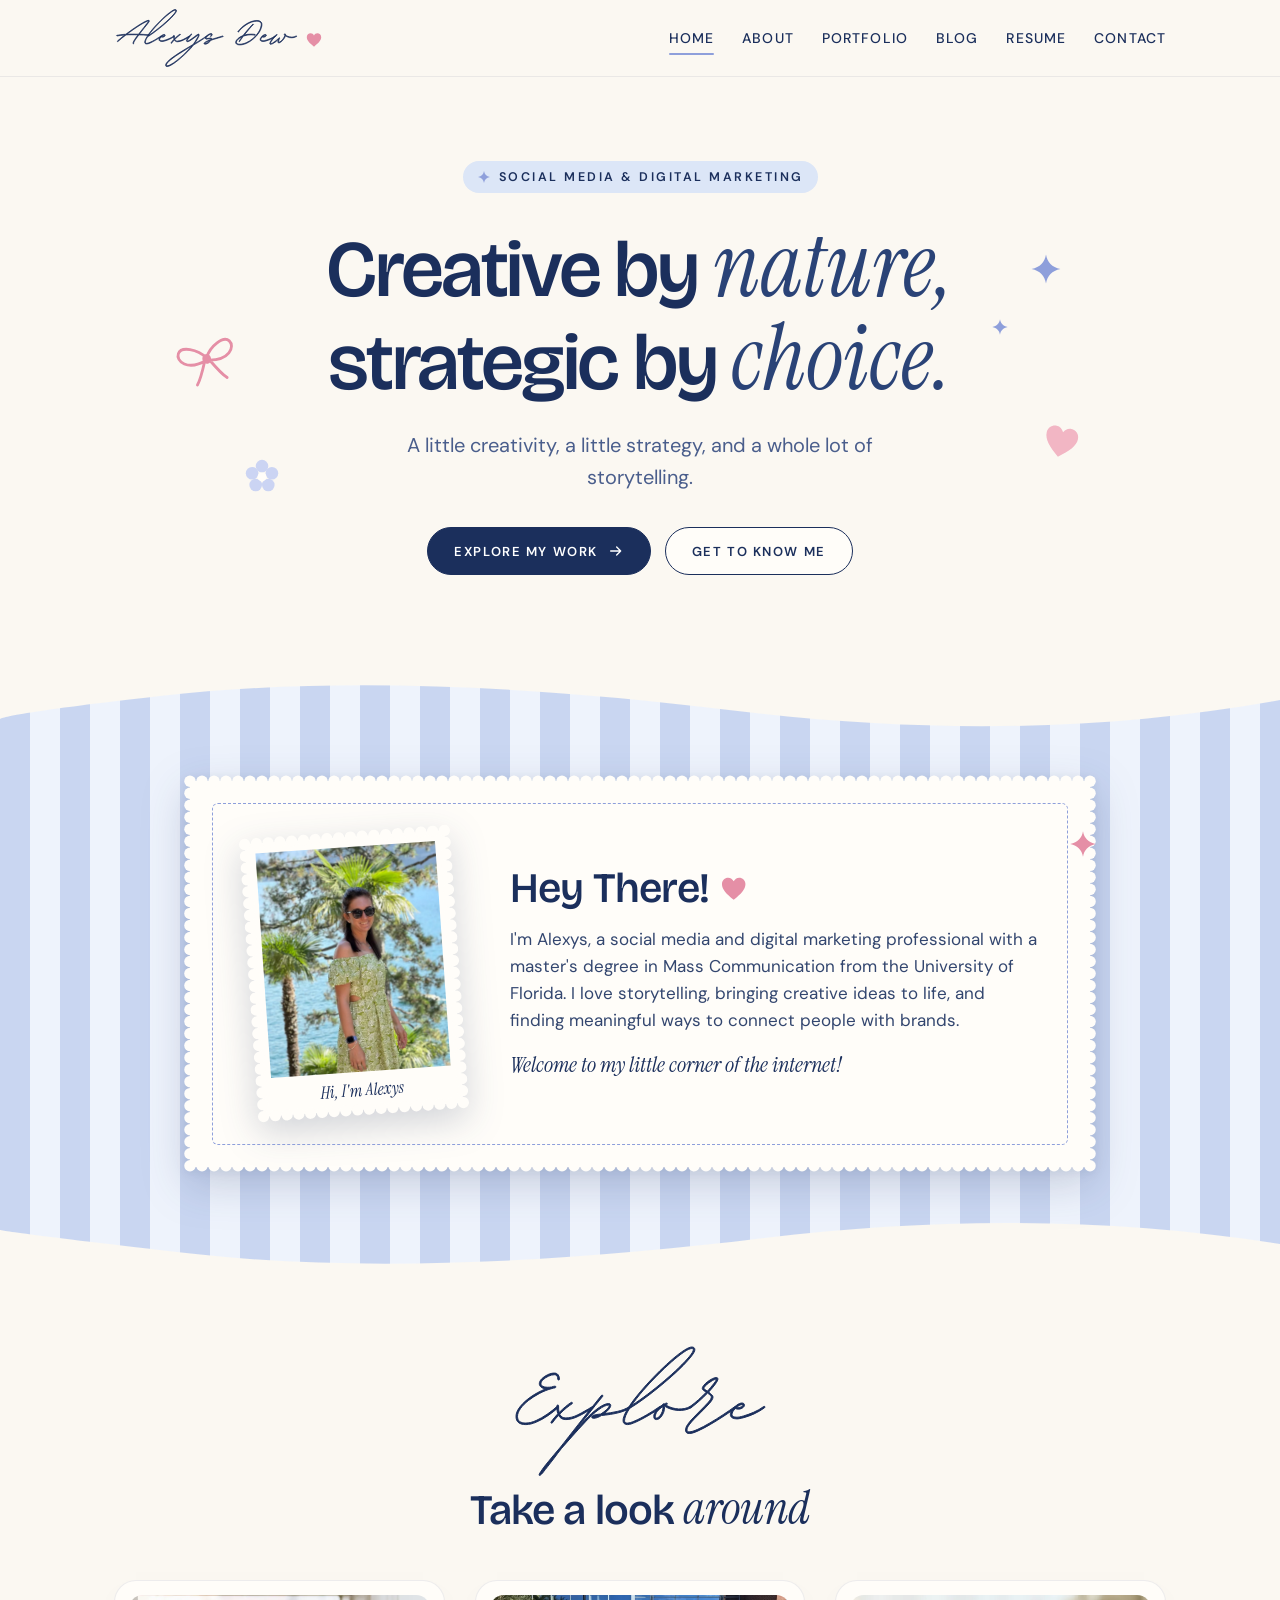
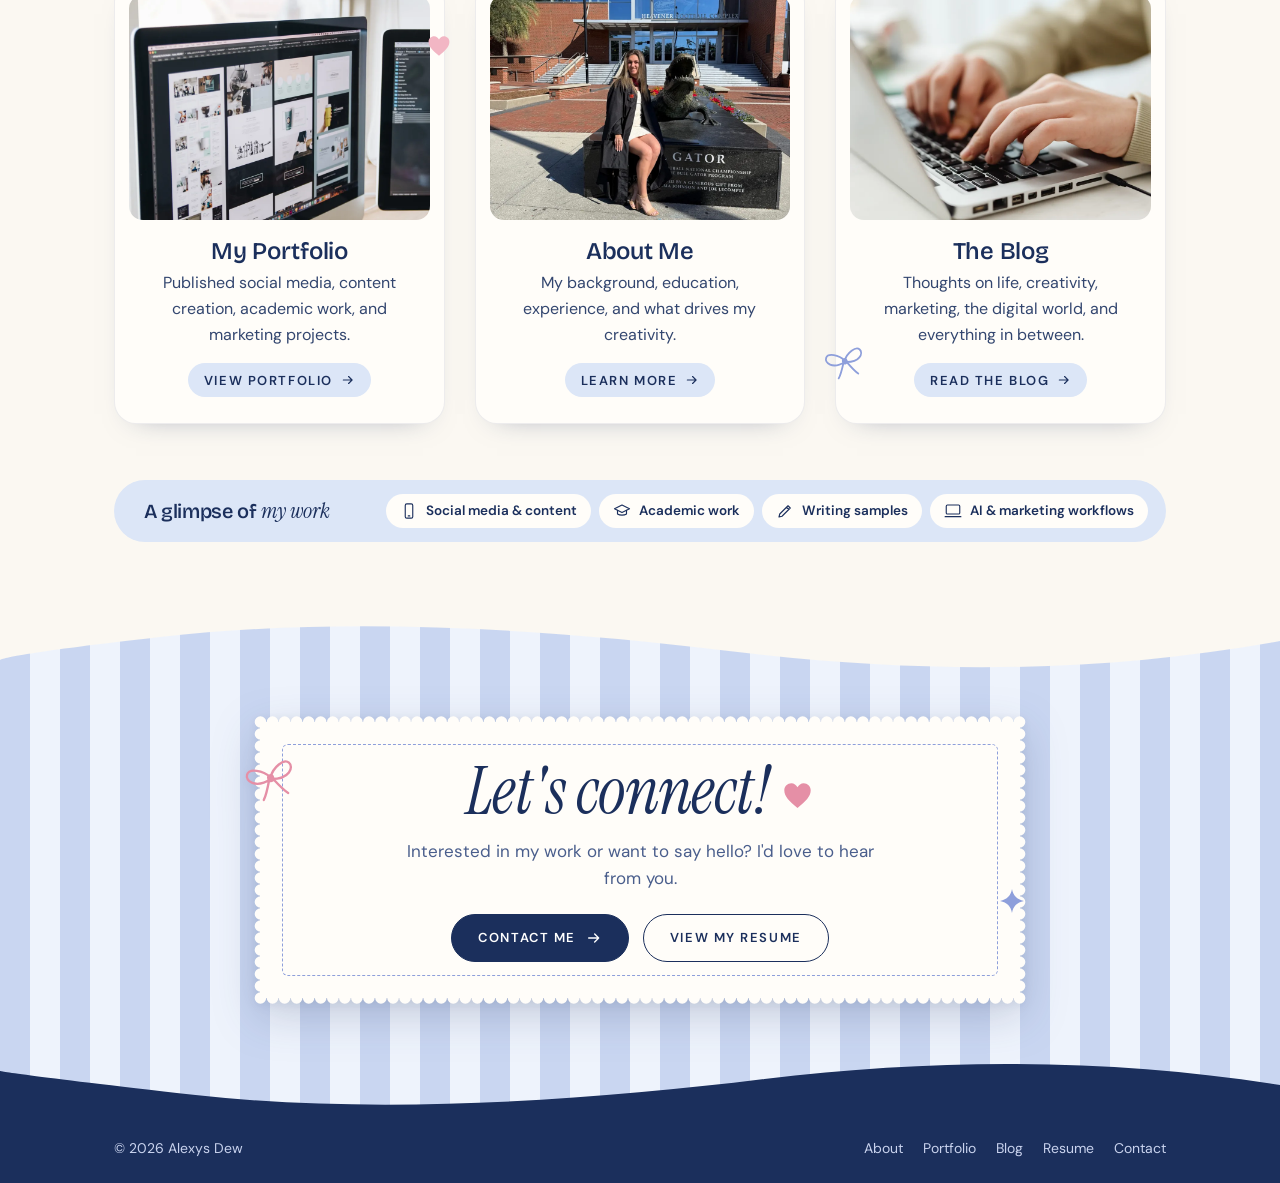
<file: index.html>
<!DOCTYPE html>
<html lang="en">
<head>
<meta charset="utf-8">
<meta name="viewport" content="width=device-width, initial-scale=1">
<title>Alexys Dew | Social Media & Digital Marketing</title>
<meta name="description" content="Alexys Dew is a South Florida social media and digital marketing professional. See her portfolio, resume, and writing.">
<link rel="canonical" href="https://alexysdew.com/">
<link rel="icon" href="images/favicon.svg?v=2" type="image/svg+xml">
<link rel="icon" href="favicon.png?v=2" type="image/png" sizes="48x48">
<link rel="apple-touch-icon" href="images/apple-touch-icon.png?v=2">
<meta property="og:type" content="website">
<meta property="og:title" content="Alexys Dew | Social Media & Digital Marketing">
<meta property="og:description" content="Alexys Dew is a South Florida social media and digital marketing professional. See her portfolio, resume, and writing.">
<meta property="og:url" content="https://alexysdew.com/">
<meta property="og:image" content="https://alexysdew.com/images/og-image.jpg">
<meta name="twitter:card" content="summary_large_image">
<link rel="preconnect" href="https://fonts.googleapis.com">
<link rel="preconnect" href="https://fonts.gstatic.com" crossorigin>
<link href="https://fonts.googleapis.com/css2?family=Bricolage+Grotesque:opsz,wght@12..96,400..600&family=DM+Sans:opsz,wght@9..40,400..600&family=Instrument+Serif:ital@0;1&family=Mrs+Saint+Delafield&display=swap" rel="stylesheet">
<link rel="stylesheet" href="css/site.css?v=12">
<script type="application/ld+json">{"@context": "https://schema.org", "@type": "Person", "name": "Alexys Dew", "url": "https://alexysdew.com/", "jobTitle": "Social Media and Digital Marketing Professional", "email": "mailto:alexys@alexysdew.com", "image": "https://alexysdew.com/images/portrait.webp", "homeLocation": {"@type": "Place", "name": "South Florida"}, "alumniOf": {"@type": "CollegeOrUniversity", "name": "University of Florida"}, "knowsAbout": ["Social media management", "Content creation", "Copywriting", "Photography", "Short-form video", "AI-assisted marketing workflows"], "sameAs": ["https://www.linkedin.com/in/alexys-dew-639412299/", "https://medium.com/@alexys.dew"]}</script>
</head>
<body>
<a class="skip" href="#main">Skip to content</a>

<svg width="0" height="0" style="position:absolute" aria-hidden="true">
  <symbol id="arrow" viewBox="0 0 24 24"><path d="M4 12h15M13 6l6 6-6 6" fill="none" stroke="currentColor" stroke-width="2" stroke-linecap="round" stroke-linejoin="round"/></symbol>
  <symbol id="heart" viewBox="0 0 40 40"><path d="M20 35C10 27 4 21 4 13.5 4 8.5 8 5 12.5 5c3.4 0 5.9 2 7.5 5 1.6-3 4.1-5 7.5-5C32 5 36 8.5 36 13.5 36 21 30 27 20 35z" fill="none" stroke="currentColor" stroke-width="2.2" stroke-linecap="round" stroke-linejoin="round"/></symbol>
  <symbol id="heart-f" viewBox="0 0 40 40"><path d="M20 35C10 27 4 21 4 13.5 4 8.5 8 5 12.5 5c3.4 0 5.9 2 7.5 5 1.6-3 4.1-5 7.5-5C32 5 36 8.5 36 13.5 36 21 30 27 20 35z" fill="currentColor"/></symbol>
  <symbol id="bow" viewBox="0 0 64 48"><path d="M32 22c-6-10-20-16-24-10s4 18 24 12M32 22c6-10 20-16 24-10s-4 18-24 12M30 24c-4 8-8 16-12 20M34 24c4 8 8 16 12 20" fill="none" stroke="currentColor" stroke-width="2.6" stroke-linecap="round" stroke-linejoin="round"/><ellipse cx="32" cy="23" rx="4" ry="4.5" fill="currentColor"/></symbol>
  <symbol id="spark" viewBox="0 0 40 40"><path d="M20 3c1.5 9 7 15 17 17-10 2-15.5 8-17 17-1.5-9-7-15-17-17 10-2 15.5-8 17-17z" fill="currentColor"/></symbol>
  <symbol id="flower" viewBox="0 0 40 40"><g fill="currentColor"><circle cx="20" cy="9" r="7"/><circle cx="31" cy="17" r="7"/><circle cx="27" cy="30" r="7"/><circle cx="13" cy="30" r="7"/><circle cx="9" cy="17" r="7"/></g><circle cx="20" cy="21" r="5" fill="#FFFDF9"/></symbol>
</svg>

<header>
  <div class="wrap bar">
    <a class="logo" href="index.html"><img src="images/name.svg" alt="Alexys Dew" width="180" height="60"><svg aria-hidden="true"><use href="#heart-f"/></svg><span class="sr-only">, home</span></a>
    <button class="menu-btn" aria-expanded="false" aria-controls="site-nav" aria-label="Open menu">
      <svg viewBox="0 0 24 24" width="24" height="24" aria-hidden="true"><path d="M3 7h18M3 12h18M3 17h18" stroke="currentColor" stroke-width="2" stroke-linecap="round"/></svg>
    </button>
    <nav id="site-nav" aria-label="Main">
      <ul>
        <li><a href="index.html" aria-current="page">Home</a></li>
        <li><a href="about.html">About</a></li>
        <li><a href="portfolio.html">Portfolio</a></li>
        <li><a href="blog.html">Blog</a></li>
        <li><a href="resume.html">Resume</a></li>
        <li><a href="contact.html">Contact</a></li>
      </ul>
    </nav>
  </div>
</header>

<main id="main">
  <section class="hero wrap" aria-labelledby="hero-title">
    <div class="hero-c">
      <p class="eyebrow"><svg aria-hidden="true"><use href="#spark"/></svg>Social media &amp; digital marketing</p>
      <h1 id="hero-title"><span class="ln">Creative by <em class="i">nature,</em></span><br> <span class="ln">strategic by <em class="i">choice.</em></span></h1>
      <p class="lede">A little creativity, a little strategy, and a whole lot of storytelling.</p>
      <div class="ctas">
        <a class="btn btn-solid" href="portfolio.html">Explore my work <svg aria-hidden="true"><use href="#arrow"/></svg></a>
        <a class="btn btn-line" href="about.html">Get to know me</a>
      </div>
      <svg class="sticker" style="width:70px;left:-2%;top:30%;color:var(--pink-deep);transform:rotate(-14deg)" aria-hidden="true"><use href="#bow"/></svg>
      <svg class="sticker" style="width:34px;right:3%;top:8%;color:var(--peri)" aria-hidden="true"><use href="#spark"/></svg>
      <svg class="sticker hide-sm" style="width:18px;right:9%;top:22%;color:var(--peri)" aria-hidden="true"><use href="#spark"/></svg>
      <svg class="sticker" style="width:40px;right:1%;bottom:14%;color:var(--pink);transform:rotate(12deg)" aria-hidden="true"><use href="#heart-f"/></svg>
      <svg class="sticker hide-sm" style="width:36px;left:6%;bottom:6%;color:var(--peri-soft)" aria-hidden="true"><use href="#flower"/></svg>
    </div>
  </section>

  <section class="hey" aria-labelledby="hey-title">
    <svg class="wave wave-top" viewBox="0 0 1440 70" preserveAspectRatio="none" aria-hidden="true"><path d="M0 0H1440V30C1240 62 1040 64 820 40S380 6 180 26 0 50 0 50Z" fill="#FBF8F2"/></svg>
    <div class="wrap">
      <div class="note lift">
        <div class="note-card scallop">
          <figure class="hey-pol">
            <div class="frame scallop">
              <img src="images/portrait.webp" alt="Alexys smiling in a garden above a turquoise lake lined with palm trees" width="800" height="1000" loading="lazy" decoding="async">
              <span class="cap">Hi, I'm Alexys</span>
            </div>
          </figure>
          <div class="hey-text">
            <h2 id="hey-title">Hey There! <svg viewBox="0 0 40 40" style="width:.7em;height:.7em;color:var(--pink-deep);vertical-align:-.02em" aria-hidden="true"><use href="#heart-f"/></svg></h2>
            <p>I'm Alexys, a social media and digital marketing professional with a master's degree in Mass Communication from the University of Florida. I love storytelling, bringing creative ideas to life, and finding meaningful ways to connect people with brands.</p>
            <p class="welcome">Welcome to my little corner of the internet!</p>
          </div>
        </div>
        <svg class="sticker" style="width:30px;right:-8px;top:-12px;color:var(--pink-deep)" aria-hidden="true"><use href="#spark"/></svg>
      </div>
    </div>
    <svg class="wave wave-bot" viewBox="0 0 1440 70" preserveAspectRatio="none" aria-hidden="true"><path d="M0 70H1440V36C1260 10 1060 8 860 30S420 66 220 46 0 22 0 22Z" fill="#FBF8F2"/></svg>
  </section>

  <section class="explore wrap" aria-labelledby="explore-title">
    <div class="explore-head">
      <img class="explore-word" src="images/explore.svg" alt="" width="300" height="162">
      <h2 id="explore-title">Take a look <em class="i">around</em></h2>
    </div>
    <div class="cards">
      <a class="card" href="portfolio.html">
        <div class="img"><img src="images/card-portfolio.webp" alt="Two computer screens showing website and social media designs" width="1000" height="750" loading="lazy" decoding="async"></div>
        <h3>My Portfolio</h3>
        <p>Published social media, content creation, academic work, and marketing projects.</p>
        <span class="more">View portfolio <svg aria-hidden="true"><use href="#arrow"/></svg></span>
        <svg class="sticker" style="width:26px;right:-8px;top:-10px;color:var(--pink)" aria-hidden="true"><use href="#heart-f"/></svg>
      </a>
      <a class="card" href="about.html">
        <div class="img"><img src="images/card-about.webp" alt="Alexys in her graduation gown beside the bull gator statue at the University of Florida" width="1000" height="750" loading="lazy" decoding="async"></div>
        <h3>About Me</h3>
        <p>My background, education, experience, and what drives my creativity.</p>
        <span class="more">Learn more <svg aria-hidden="true"><use href="#arrow"/></svg></span>
      </a>
      <a class="card" href="blog.html">
        <div class="img"><img src="images/card-blog.webp" alt="Hands typing on a laptop" width="1000" height="750" loading="lazy" decoding="async"></div>
        <h3>The Blog</h3>
        <p>Thoughts on life, creativity, marketing, the digital world, and everything in between.</p>
        <span class="more">Read the blog <svg aria-hidden="true"><use href="#arrow"/></svg></span>
        <svg class="sticker" style="width:46px;left:-14px;bottom:-14px;color:var(--peri);transform:rotate(-14deg)" aria-hidden="true"><use href="#bow"/></svg>
      </a>
    </div>
  </section>

  <section class="glimpse wrap" aria-labelledby="glimpse-title">
    <div class="g-box">
      <h2 id="glimpse-title">A glimpse of <em class="i">my work</em></h2>
      <ul class="g-list">
        <li><svg viewBox="0 0 24 24" fill="none" stroke="currentColor" stroke-width="1.5" stroke-linecap="round" stroke-linejoin="round" aria-hidden="true"><rect x="7" y="2.5" width="10" height="19" rx="2"/><path d="M11 18.5h2"/></svg><strong>Social media &amp; content</strong></li>
        <li><svg viewBox="0 0 24 24" fill="none" stroke="currentColor" stroke-width="1.5" stroke-linecap="round" stroke-linejoin="round" aria-hidden="true"><path d="M2 9l10-5 10 5-10 5z"/><path d="M6 11v5c3 2 9 2 12 0v-5"/></svg><strong>Academic work</strong></li>
        <li><svg viewBox="0 0 24 24" fill="none" stroke="currentColor" stroke-width="1.5" stroke-linecap="round" stroke-linejoin="round" aria-hidden="true"><path d="M4 20l1-4L16 5l3 3L8 19l-4 1zM14 7l3 3"/></svg><strong>Writing samples</strong></li>
        <li><svg viewBox="0 0 24 24" fill="none" stroke="currentColor" stroke-width="1.5" stroke-linecap="round" stroke-linejoin="round" aria-hidden="true"><rect x="3" y="4" width="18" height="12" rx="1.5"/><path d="M1.5 19.5h21"/></svg><strong>AI &amp; marketing workflows</strong></li>
      </ul>
    </div>
  </section>
</main>

<div class="connect-band">
  <svg class="wave wave-top" viewBox="0 0 1440 70" preserveAspectRatio="none" aria-hidden="true"><path d="M0 0H1440V30C1240 62 1040 64 820 40S380 6 180 26 0 50 0 50Z" fill="#FBF8F2"/></svg>
  <div class="wrap">
    <div class="lift" style="position:relative;z-index:2;max-width:760px;margin:0 auto">
      <div class="connect scallop">
        <div class="connect-in">
          <h2 class="connect-title">Let's connect! <svg viewBox="0 0 40 40" style="width:.5em;height:.5em;color:var(--pink-deep);vertical-align:.02em" aria-hidden="true"><use href="#heart-f"/></svg></h2>
          <p>Interested in my work or want to say hello? I'd love to hear from you.</p>
          <div class="ctas" style="justify-content:center"><a class="btn btn-solid" href="contact.html">Contact me <svg aria-hidden="true"><use href="#arrow"/></svg></a><a class="btn btn-line" href="resume.html">View my resume</a></div>
        </div>
      </div>
      <svg class="sticker" style="width:58px;left:-18px;top:-18px;color:var(--pink-deep);transform:rotate(-16deg)" aria-hidden="true"><use href="#bow"/></svg>
      <svg class="sticker" style="width:28px;right:-6px;bottom:22px;color:var(--peri)" aria-hidden="true"><use href="#spark"/></svg>
    </div>
  </div>
  <svg class="wave wave-bot" viewBox="0 0 1440 70" preserveAspectRatio="none" aria-hidden="true"><path d="M0 70H1440V36C1260 10 1060 8 860 30S420 66 220 46 0 22 0 22Z" fill="#1B2F5C"/></svg>
</div>
<footer>
  <div class="wrap fine">
    <span>© 2026 Alexys Dew</span>
    <ul>
      <li><a href="about.html">About</a></li>
      <li><a href="portfolio.html">Portfolio</a></li>
      <li><a href="blog.html">Blog</a></li>
      <li><a href="resume.html">Resume</a></li>
      <li><a href="contact.html">Contact</a></li>
    </ul>
  </div>
</footer>

<script>
{
  const btn = document.querySelector('.menu-btn');
  const nav = document.getElementById('site-nav');
  btn.addEventListener('click', () => {
    const open = nav.classList.toggle('open');
    btn.setAttribute('aria-expanded', open);
    btn.setAttribute('aria-label', open ? 'Close menu' : 'Open menu');
  });
  document.addEventListener('keydown', e => {
    if (e.key === 'Escape' && nav.classList.contains('open')) { nav.classList.remove('open'); btn.setAttribute('aria-expanded', false); btn.focus(); }
  });
}
</script>
<script src="js/scallop.js?v=3" defer></script>
<script data-goatcounter="https://alexysdew.goatcounter.com/count" async src="/js/count.js"></script>
</body>
</html>
</file>
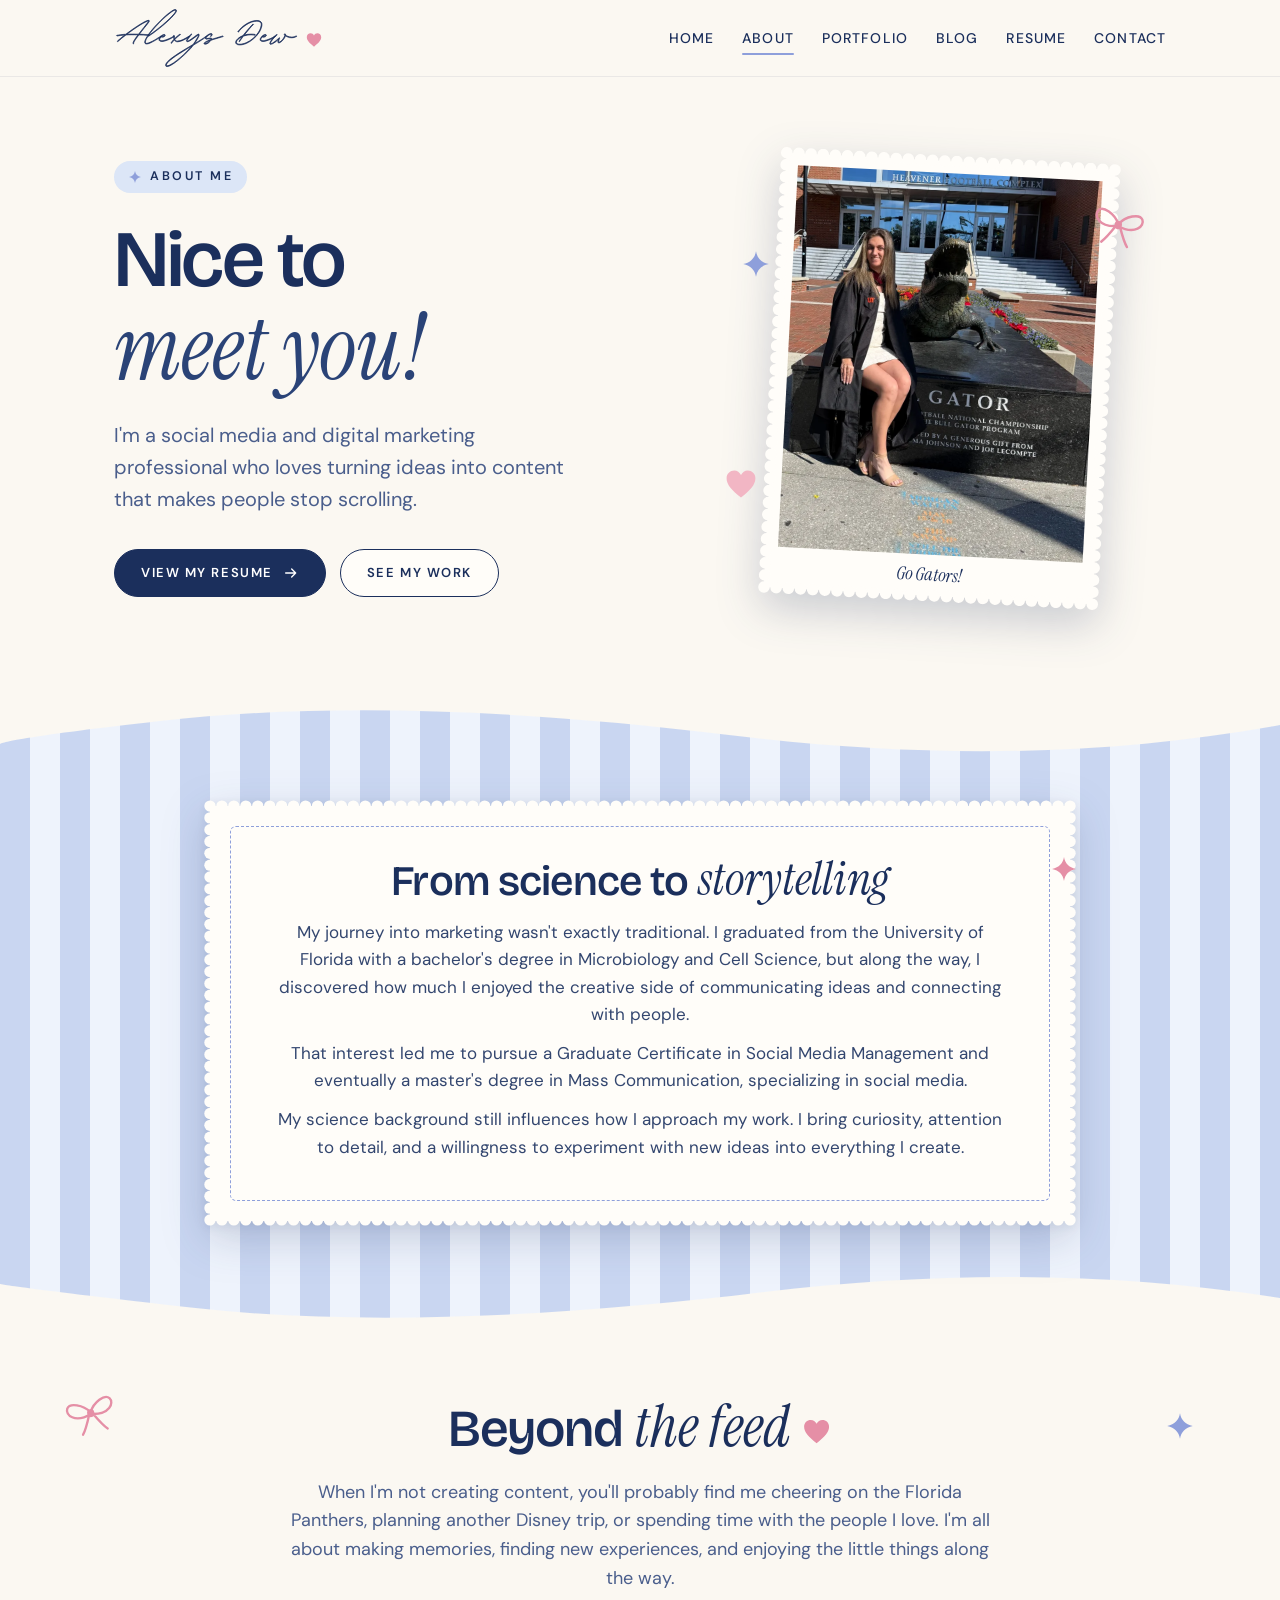
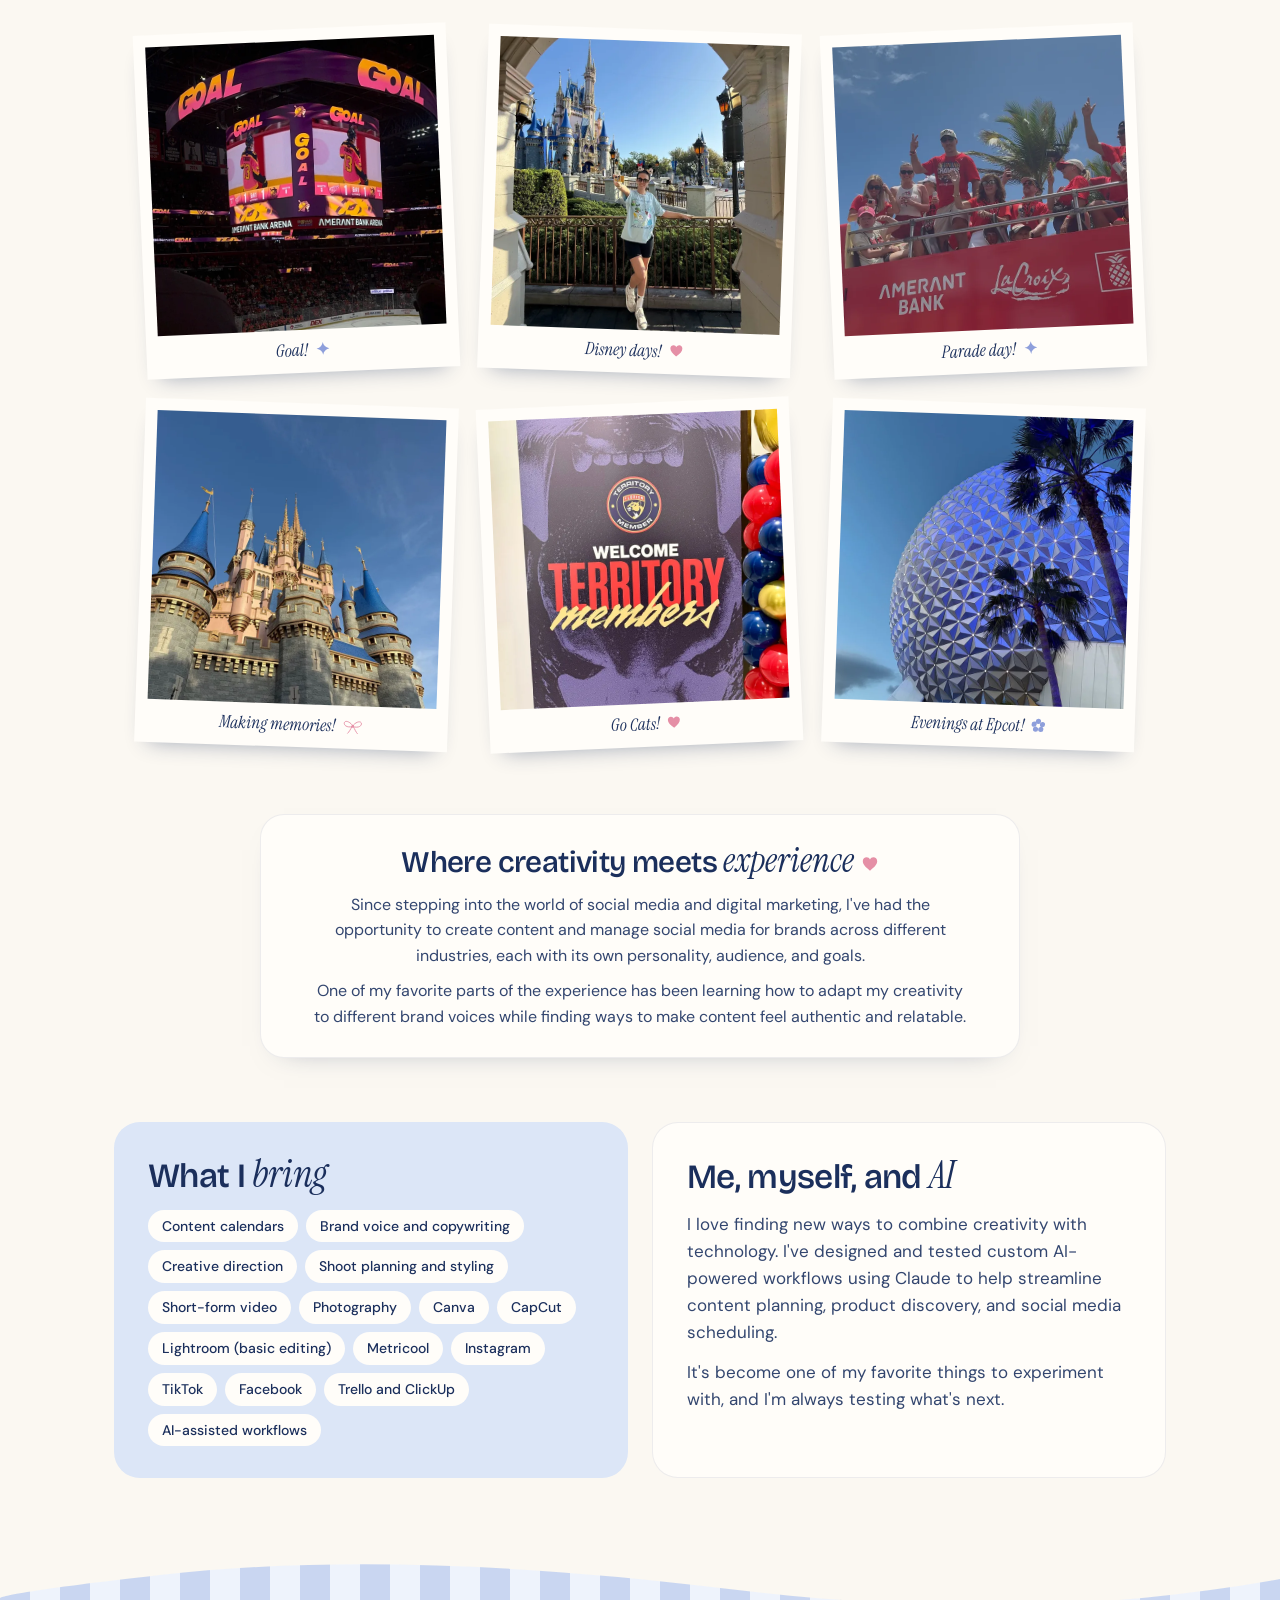
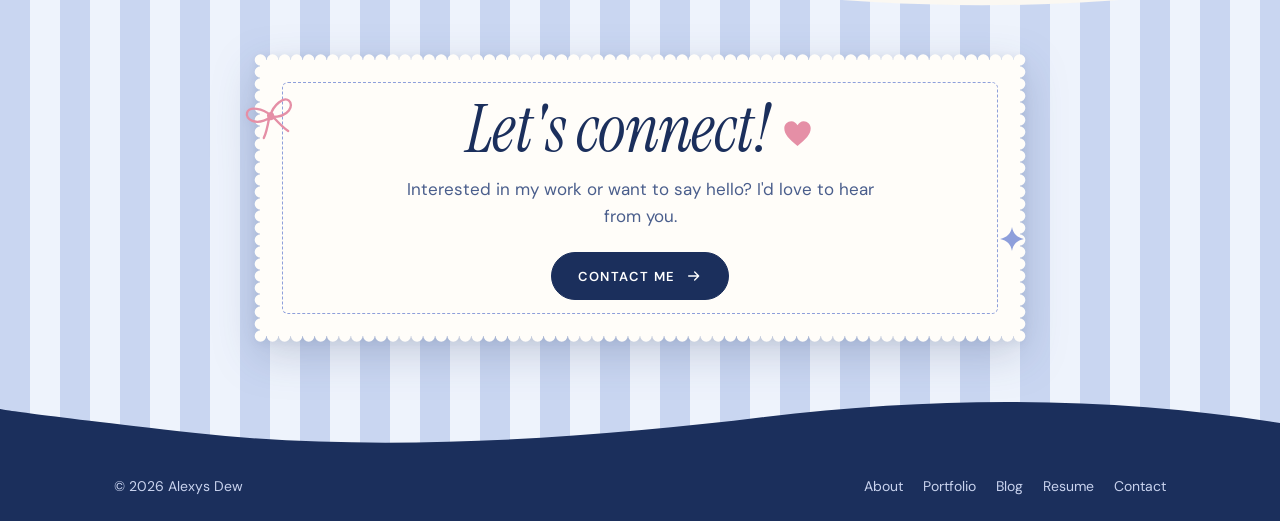
<file: about.html>
<!DOCTYPE html>
<html lang="en">
<head>
<meta charset="utf-8">
<meta name="viewport" content="width=device-width, initial-scale=1">
<title>About · Alexys Dew</title>
<meta name="description" content="About Alexys Dew: background, education, experience, and what drives her creativity.">
<link rel="canonical" href="https://alexysdew.com/about.html">
<link rel="icon" href="images/favicon.svg?v=2" type="image/svg+xml">
<link rel="icon" href="favicon.png?v=2" type="image/png" sizes="48x48">
<link rel="apple-touch-icon" href="images/apple-touch-icon.png?v=2">
<meta property="og:type" content="website">
<meta property="og:title" content="About · Alexys Dew">
<meta property="og:description" content="About Alexys Dew: background, education, experience, and what drives her creativity.">
<meta property="og:url" content="https://alexysdew.com/about.html">
<meta property="og:image" content="https://alexysdew.com/images/og-image.jpg">
<meta name="twitter:card" content="summary_large_image">
<link rel="preconnect" href="https://fonts.googleapis.com">
<link rel="preconnect" href="https://fonts.gstatic.com" crossorigin>
<link href="https://fonts.googleapis.com/css2?family=Bricolage+Grotesque:opsz,wght@12..96,400..600&family=DM+Sans:opsz,wght@9..40,400..600&family=Instrument+Serif:ital@0;1&family=Mrs+Saint+Delafield&display=swap" rel="stylesheet">
<link rel="stylesheet" href="css/site.css?v=12">
</head>
<body>
<a class="skip" href="#main">Skip to content</a>

<svg width="0" height="0" style="position:absolute" aria-hidden="true">
  <symbol id="arrow" viewBox="0 0 24 24"><path d="M4 12h15M13 6l6 6-6 6" fill="none" stroke="currentColor" stroke-width="2" stroke-linecap="round" stroke-linejoin="round"/></symbol>
  <symbol id="heart" viewBox="0 0 40 40"><path d="M20 35C10 27 4 21 4 13.5 4 8.5 8 5 12.5 5c3.4 0 5.9 2 7.5 5 1.6-3 4.1-5 7.5-5C32 5 36 8.5 36 13.5 36 21 30 27 20 35z" fill="none" stroke="currentColor" stroke-width="2.2" stroke-linecap="round" stroke-linejoin="round"/></symbol>
  <symbol id="heart-f" viewBox="0 0 40 40"><path d="M20 35C10 27 4 21 4 13.5 4 8.5 8 5 12.5 5c3.4 0 5.9 2 7.5 5 1.6-3 4.1-5 7.5-5C32 5 36 8.5 36 13.5 36 21 30 27 20 35z" fill="currentColor"/></symbol>
  <symbol id="bow" viewBox="0 0 64 48"><path d="M32 22c-6-10-20-16-24-10s4 18 24 12M32 22c6-10 20-16 24-10s-4 18-24 12M30 24c-4 8-8 16-12 20M34 24c4 8 8 16 12 20" fill="none" stroke="currentColor" stroke-width="2.6" stroke-linecap="round" stroke-linejoin="round"/><ellipse cx="32" cy="23" rx="4" ry="4.5" fill="currentColor"/></symbol>
  <symbol id="spark" viewBox="0 0 40 40"><path d="M20 3c1.5 9 7 15 17 17-10 2-15.5 8-17 17-1.5-9-7-15-17-17 10-2 15.5-8 17-17z" fill="currentColor"/></symbol>
  <symbol id="flower" viewBox="0 0 40 40"><g fill="currentColor"><circle cx="20" cy="9" r="7"/><circle cx="31" cy="17" r="7"/><circle cx="27" cy="30" r="7"/><circle cx="13" cy="30" r="7"/><circle cx="9" cy="17" r="7"/></g><circle cx="20" cy="21" r="5" fill="#FFFDF9"/></symbol>
</svg>

<header>
  <div class="wrap bar">
    <a class="logo" href="index.html"><img src="images/name.svg" alt="Alexys Dew" width="180" height="60"><svg aria-hidden="true"><use href="#heart-f"/></svg><span class="sr-only">, home</span></a>
    <button class="menu-btn" aria-expanded="false" aria-controls="site-nav" aria-label="Open menu">
      <svg viewBox="0 0 24 24" width="24" height="24" aria-hidden="true"><path d="M3 7h18M3 12h18M3 17h18" stroke="currentColor" stroke-width="2" stroke-linecap="round"/></svg>
    </button>
    <nav id="site-nav" aria-label="Main">
      <ul>
        <li><a href="index.html">Home</a></li>
        <li><a href="about.html" aria-current="page">About</a></li>
        <li><a href="portfolio.html">Portfolio</a></li>
        <li><a href="blog.html">Blog</a></li>
        <li><a href="resume.html">Resume</a></li>
        <li><a href="contact.html">Contact</a></li>
      </ul>
    </nav>
  </div>
</header>

<main id="main">
  <section class="page-hero wrap" aria-labelledby="page-title">
    <div class="ph-grid">
      <div>
        <p class="eyebrow"><svg aria-hidden="true"><use href="#spark"/></svg>About me</p>
        <h1 id="page-title">Nice to <em class="i">meet you!</em></h1>
        <p class="lede">I'm a social media and digital marketing professional who loves turning ideas into content that makes people stop scrolling.</p>
        <div class="ctas">
          <a class="btn btn-solid" href="resume.html">View my resume <svg aria-hidden="true"><use href="#arrow"/></svg></a>
          <a class="btn btn-line" href="portfolio.html">See my work</a>
        </div>
      </div>
      <div class="ph-photo">
        <figure class="pol-lg">
          <div class="frame scallop">
            <img src="images/about-grad.webp" alt="Alexys in her graduation gown beside the bull gator statue at the University of Florida" width="800" height="1000" fetchpriority="high">
            <span class="cap">Go Gators!</span>
          </div>
        </figure>
        <svg class="sticker" style="width:60px;right:4%;top:2%;color:var(--pink-deep);transform:rotate(12deg)" aria-hidden="true"><use href="#bow"/></svg>
        <svg class="sticker" style="width:30px;left:6%;top:10%;color:var(--peri)" aria-hidden="true"><use href="#spark"/></svg>
        <svg class="sticker hide-sm" style="width:36px;left:2%;bottom:12%;color:var(--pink)" aria-hidden="true"><use href="#heart-f"/></svg>
      </div>
    </div>
  </section>

  <section class="hey" aria-labelledby="story-title">
    <svg class="wave wave-top" viewBox="0 0 1440 70" preserveAspectRatio="none" aria-hidden="true"><path d="M0 0H1440V30C1240 62 1040 64 820 40S380 6 180 26 0 50 0 50Z" fill="#FBF8F2"/></svg>
    <div class="wrap">
      <div class="lift" style="position:relative;z-index:2;max-width:860px;margin:0 auto">
        <div class="story scallop">
          <h2 id="story-title">From science to <em class="i">storytelling</em></h2>
          <p>My journey into marketing wasn't exactly traditional. I graduated from the University of Florida with a bachelor's degree in Microbiology and Cell Science, but along the way, I discovered how much I enjoyed the creative side of communicating ideas and connecting with people.</p>
          <p>That interest led me to pursue a Graduate Certificate in Social Media Management and eventually a master's degree in Mass Communication, specializing in social media.</p>
          <p>My science background still influences how I approach my work. I bring curiosity, attention to detail, and a willingness to experiment with new ideas into everything I create.</p>
        </div>
        <svg class="sticker" style="width:28px;right:-8px;top:-12px;color:var(--pink-deep)" aria-hidden="true"><use href="#spark"/></svg>
      </div>
    </div>
    <svg class="wave wave-bot" viewBox="0 0 1440 70" preserveAspectRatio="none" aria-hidden="true"><path d="M0 70H1440V36C1260 10 1060 8 860 30S420 66 220 46 0 22 0 22Z" fill="#FBF8F2"/></svg>
  </section>

  <section class="wrap block life" aria-labelledby="life-title">
    <h2 id="life-title" class="center">Beyond <em class="i">the feed</em> <svg viewBox="0 0 40 40" style="width:.6em;height:.6em;color:var(--pink-deep);vertical-align:-.02em" aria-hidden="true"><use href="#heart-f"/></svg></h2>
    <p class="center sub">When I'm not creating content, you'll probably find me cheering on the Florida Panthers, planning another Disney trip, or spending time with the people I love. I'm all about making memories, finding new experiences, and enjoying the little things along the way.</p>
    <!-- Gallery: to add a photo, replace a <span class="ph"> with <img src="images/your-photo.webp" alt="short description">. Edit the caption text below it. Copy a whole <li> to add more. -->
    <ul class="snaps big">
      <li><img src="images/feed-goal.webp" alt="The Panthers goal celebration on the scoreboard at Amerant Bank Arena" width="700" height="700" loading="lazy" decoding="async"><span class="cap">Goal! <svg class="doodle" style="color:var(--peri)" aria-hidden="true"><use href="#spark"/></svg></span></li>
      <li><img src="images/feed-disney-me.webp" alt="Alexys in Mickey and Minnie ears in front of Cinderella Castle" width="700" height="700" loading="lazy" decoding="async"><span class="cap">Disney days! <svg class="doodle" style="color:var(--pink-deep)" aria-hidden="true"><use href="#heart-f"/></svg></span></li>
      <li><img src="images/feed-parade.webp" alt="Florida Panthers players celebrating on a red parade bus" width="700" height="700" loading="lazy" decoding="async"><span class="cap">Parade day! <svg class="doodle" style="color:var(--peri)" aria-hidden="true"><use href="#spark"/></svg></span></li>
      <li><img src="images/feed-castle.webp" alt="Cinderella Castle against a bright blue sky" width="700" height="700" loading="lazy" decoding="async"><span class="cap">Making memories! <svg class="doodle bow" style="color:var(--pink-deep)" aria-hidden="true"><use href="#bow"/></svg></span></li>
      <li><img src="images/feed-territory.webp" alt="A Florida Panthers Territory members welcome sign" width="700" height="700" loading="lazy" decoding="async"><span class="cap">Go Cats! <svg class="doodle" style="color:var(--pink-deep)" aria-hidden="true"><use href="#heart-f"/></svg></span></li>
      <li><img src="images/feed-epcot.webp" alt="Spaceship Earth glowing blue at dusk behind palm trees" width="700" height="700" loading="lazy" decoding="async"><span class="cap">Evenings at Epcot! <svg class="doodle" style="color:var(--peri)" aria-hidden="true"><use href="#flower"/></svg></span></li>
    </ul>
    <svg class="sticker hide-sm" style="width:58px;left:1%;top:8px;color:var(--pink-deep);transform:rotate(-14deg)" aria-hidden="true"><use href="#bow"/></svg>
    <svg class="sticker hide-sm" style="width:30px;right:3%;top:20px;color:var(--peri)" aria-hidden="true"><use href="#spark"/></svg>
  </section>

  <section class="wrap block" aria-labelledby="exp-title">
    <div class="mini-card">
      <h2 id="exp-title">Where creativity meets <em class="i">experience</em> <svg viewBox="0 0 40 40" style="width:.6em;height:.6em;color:var(--pink-deep);vertical-align:-.02em" aria-hidden="true"><use href="#heart-f"/></svg></h2>
      <p>Since stepping into the world of social media and digital marketing, I've had the opportunity to create content and manage social media for brands across different industries, each with its own personality, audience, and goals.</p>
      <p>One of my favorite parts of the experience has been learning how to adapt my creativity to different brand voices while finding ways to make content feel authentic and relatable.</p>
    </div>
  </section>


  <section class="wrap block last" aria-labelledby="skills-title">
    <div class="split">
      <div class="g-panel">
        <h2 id="skills-title">What I <em class="i">bring</em></h2>
        <ul class="tags">
          <li>Content calendars</li><li>Brand voice and copywriting</li><li>Creative direction</li><li>Shoot planning and styling</li><li>Short-form video</li><li>Photography</li><li>Canva</li><li>CapCut</li><li>Lightroom (basic editing)</li><li>Metricool</li><li>Instagram</li><li>TikTok</li><li>Facebook</li><li>Trello and ClickUp</li><li>AI-assisted workflows</li>
        </ul>
      </div>
      <div class="g-panel soft">
        <h2>Me, myself, and <em class="i">AI</em></h2>
        <p>I love finding new ways to combine creativity with technology. I've designed and tested custom AI-powered workflows using Claude to help streamline content planning, product discovery, and social media scheduling.</p>
        <p>It's become one of my favorite things to experiment with, and I'm always testing what's next.</p>
      </div>
    </div>
  </section>
</main>


<div class="connect-band">
  <svg class="wave wave-top" viewBox="0 0 1440 70" preserveAspectRatio="none" aria-hidden="true"><path d="M0 0H1440V30C1240 62 1040 64 820 40S380 6 180 26 0 50 0 50Z" fill="#FBF8F2"/></svg>
  <div class="wrap">
    <div class="lift" style="position:relative;z-index:2;max-width:760px;margin:0 auto">
      <div class="connect scallop">
        <div class="connect-in">
          <h2 class="connect-title">Let's connect! <svg viewBox="0 0 40 40" style="width:.5em;height:.5em;color:var(--pink-deep);vertical-align:.02em" aria-hidden="true"><use href="#heart-f"/></svg></h2>
          <p>Interested in my work or want to say hello? I'd love to hear from you.</p>
          <a class="btn btn-solid" href="contact.html">Contact me <svg aria-hidden="true"><use href="#arrow"/></svg></a>
        </div>
      </div>
      <svg class="sticker" style="width:58px;left:-18px;top:-18px;color:var(--pink-deep);transform:rotate(-16deg)" aria-hidden="true"><use href="#bow"/></svg>
      <svg class="sticker" style="width:28px;right:-6px;bottom:22px;color:var(--peri)" aria-hidden="true"><use href="#spark"/></svg>
    </div>
  </div>
  <svg class="wave wave-bot" viewBox="0 0 1440 70" preserveAspectRatio="none" aria-hidden="true"><path d="M0 70H1440V36C1260 10 1060 8 860 30S420 66 220 46 0 22 0 22Z" fill="#1B2F5C"/></svg>
</div>
<footer>
  <div class="wrap fine">
    <span>© 2026 Alexys Dew</span>
    <ul>
      <li><a href="about.html">About</a></li>
      <li><a href="portfolio.html">Portfolio</a></li>
      <li><a href="blog.html">Blog</a></li>
      <li><a href="resume.html">Resume</a></li>
      <li><a href="contact.html">Contact</a></li>
    </ul>
  </div>
</footer>

<script>
{
  const btn = document.querySelector('.menu-btn');
  const nav = document.getElementById('site-nav');
  btn.addEventListener('click', () => {
    const open = nav.classList.toggle('open');
    btn.setAttribute('aria-expanded', open);
    btn.setAttribute('aria-label', open ? 'Close menu' : 'Open menu');
  });
  document.addEventListener('keydown', e => {
    if (e.key === 'Escape' && nav.classList.contains('open')) { nav.classList.remove('open'); btn.setAttribute('aria-expanded', false); btn.focus(); }
  });
}
</script>
<script src="js/scallop.js?v=3" defer></script>
<script data-goatcounter="https://alexysdew.goatcounter.com/count" async src="/js/count.js"></script>
</body>
</html>
</file>
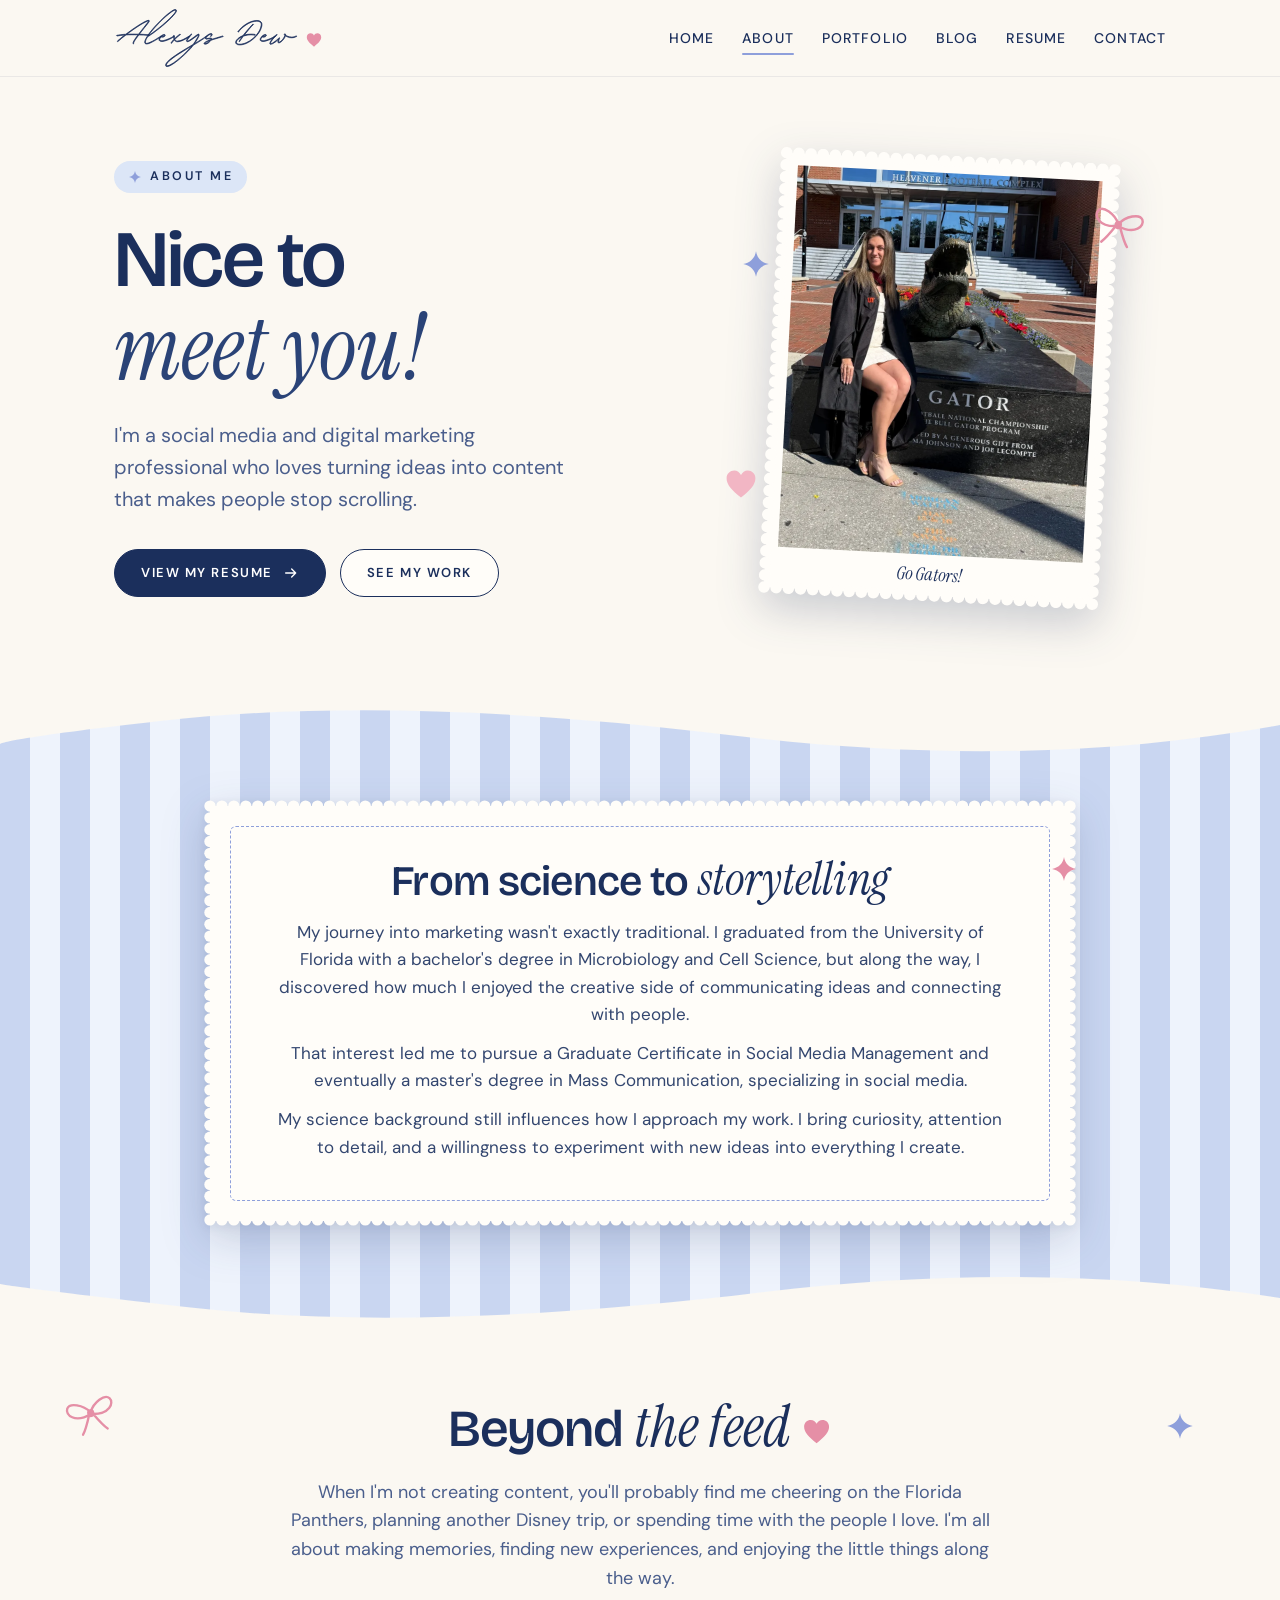
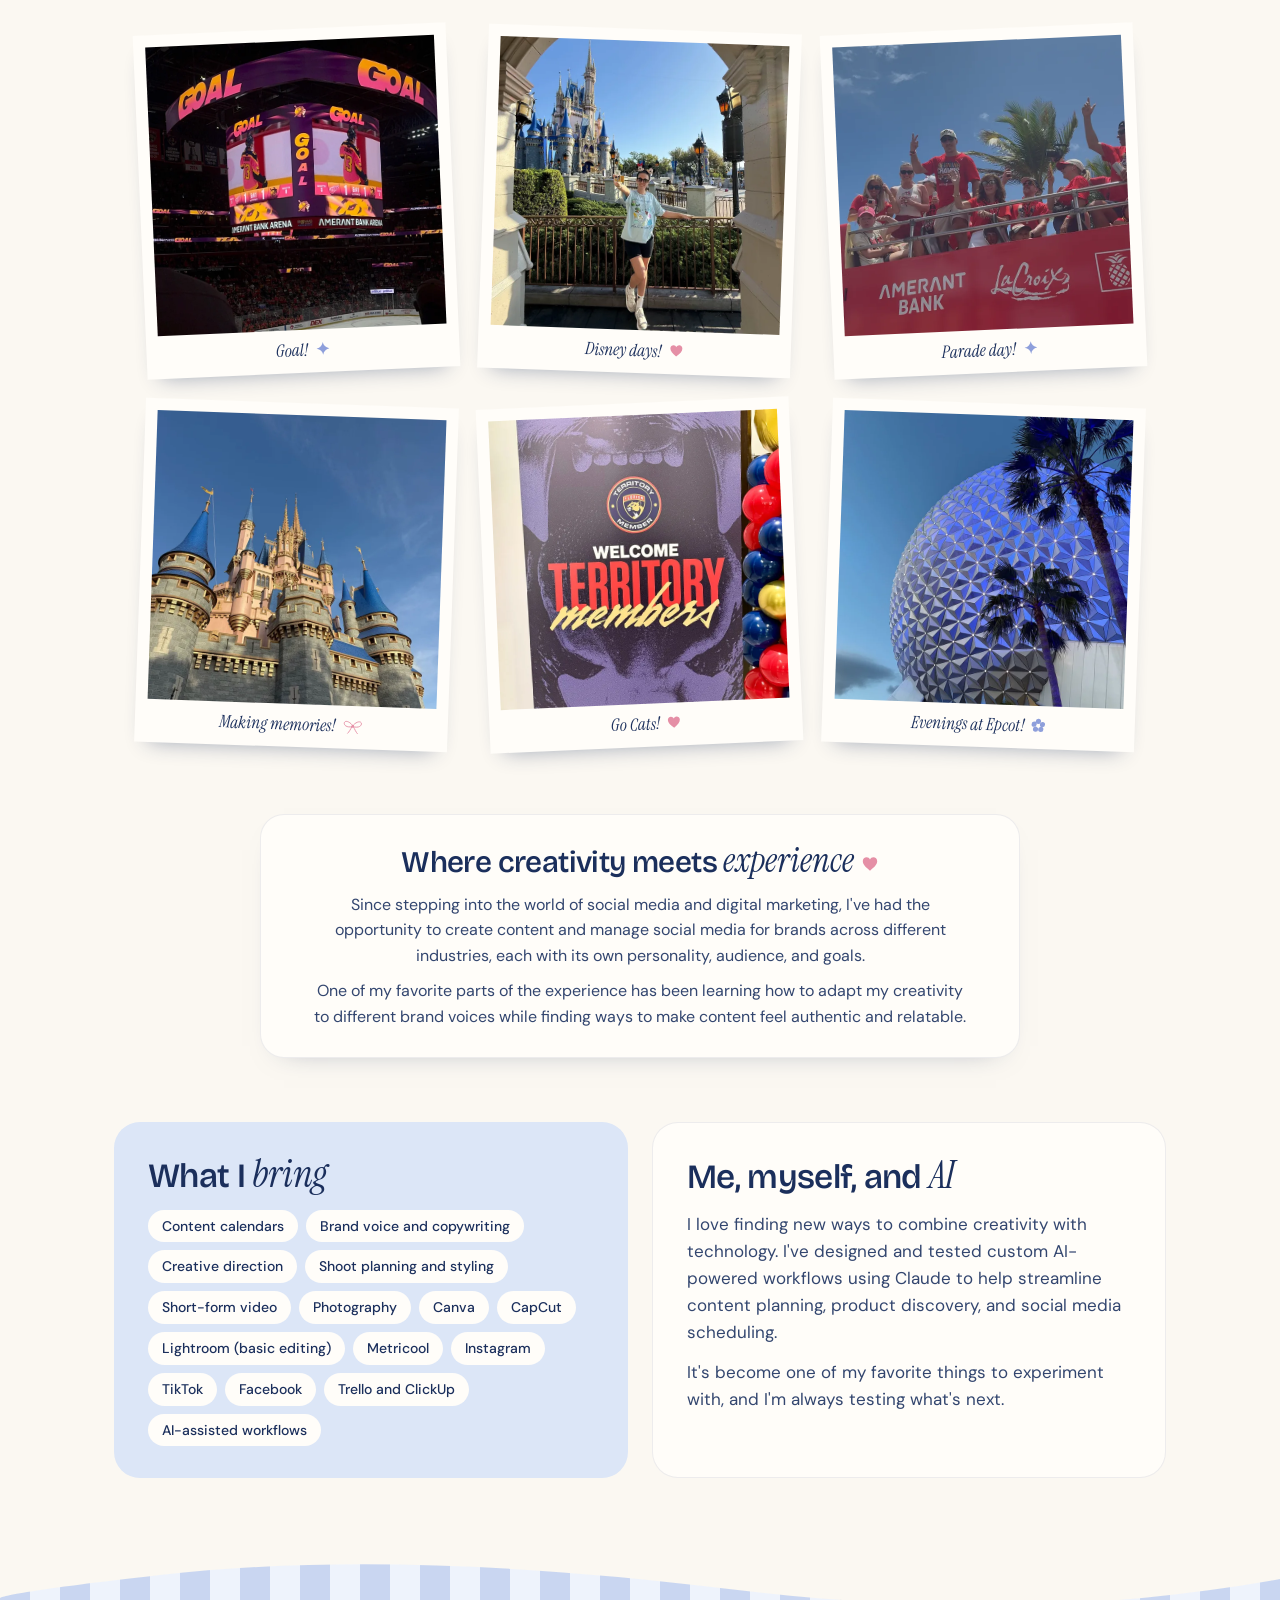
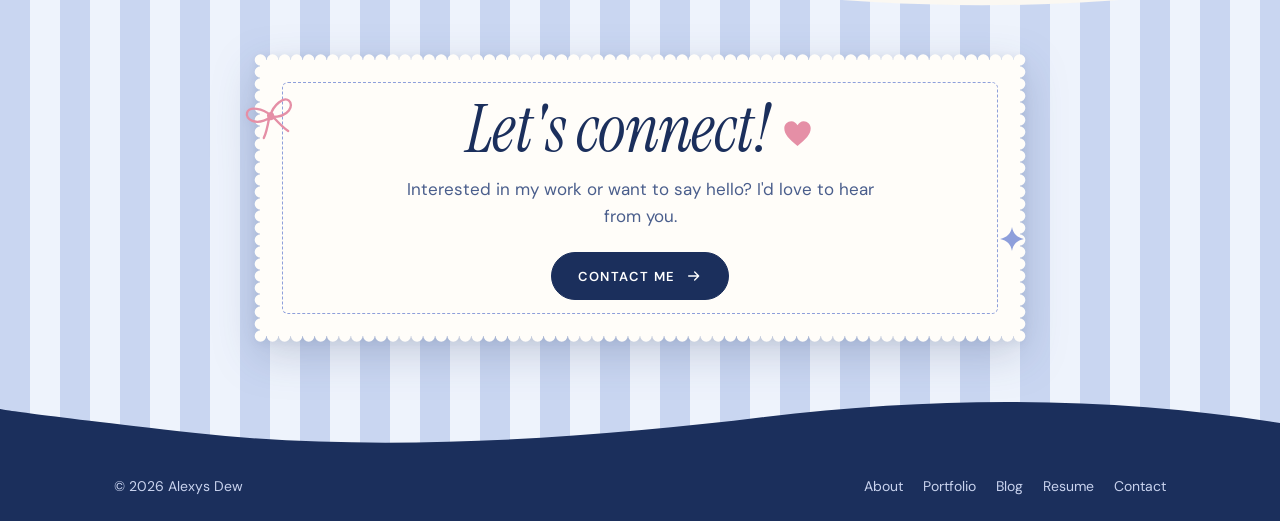
<file: aboutme.html>
<!DOCTYPE html>
<html lang="en"><head><meta charset="utf-8">
<title>Alexys Dew</title>
<meta name="robots" content="noindex">
<link rel="canonical" href="https://alexysdew.com/about.html">
<meta http-equiv="refresh" content="0; url=about.html">
<script>location.replace("about.html"+location.hash)</script>
</head><body><p>This page has moved. <a href="about.html">Continue to Alexys Dew</a>.</p></body></html>
</file>
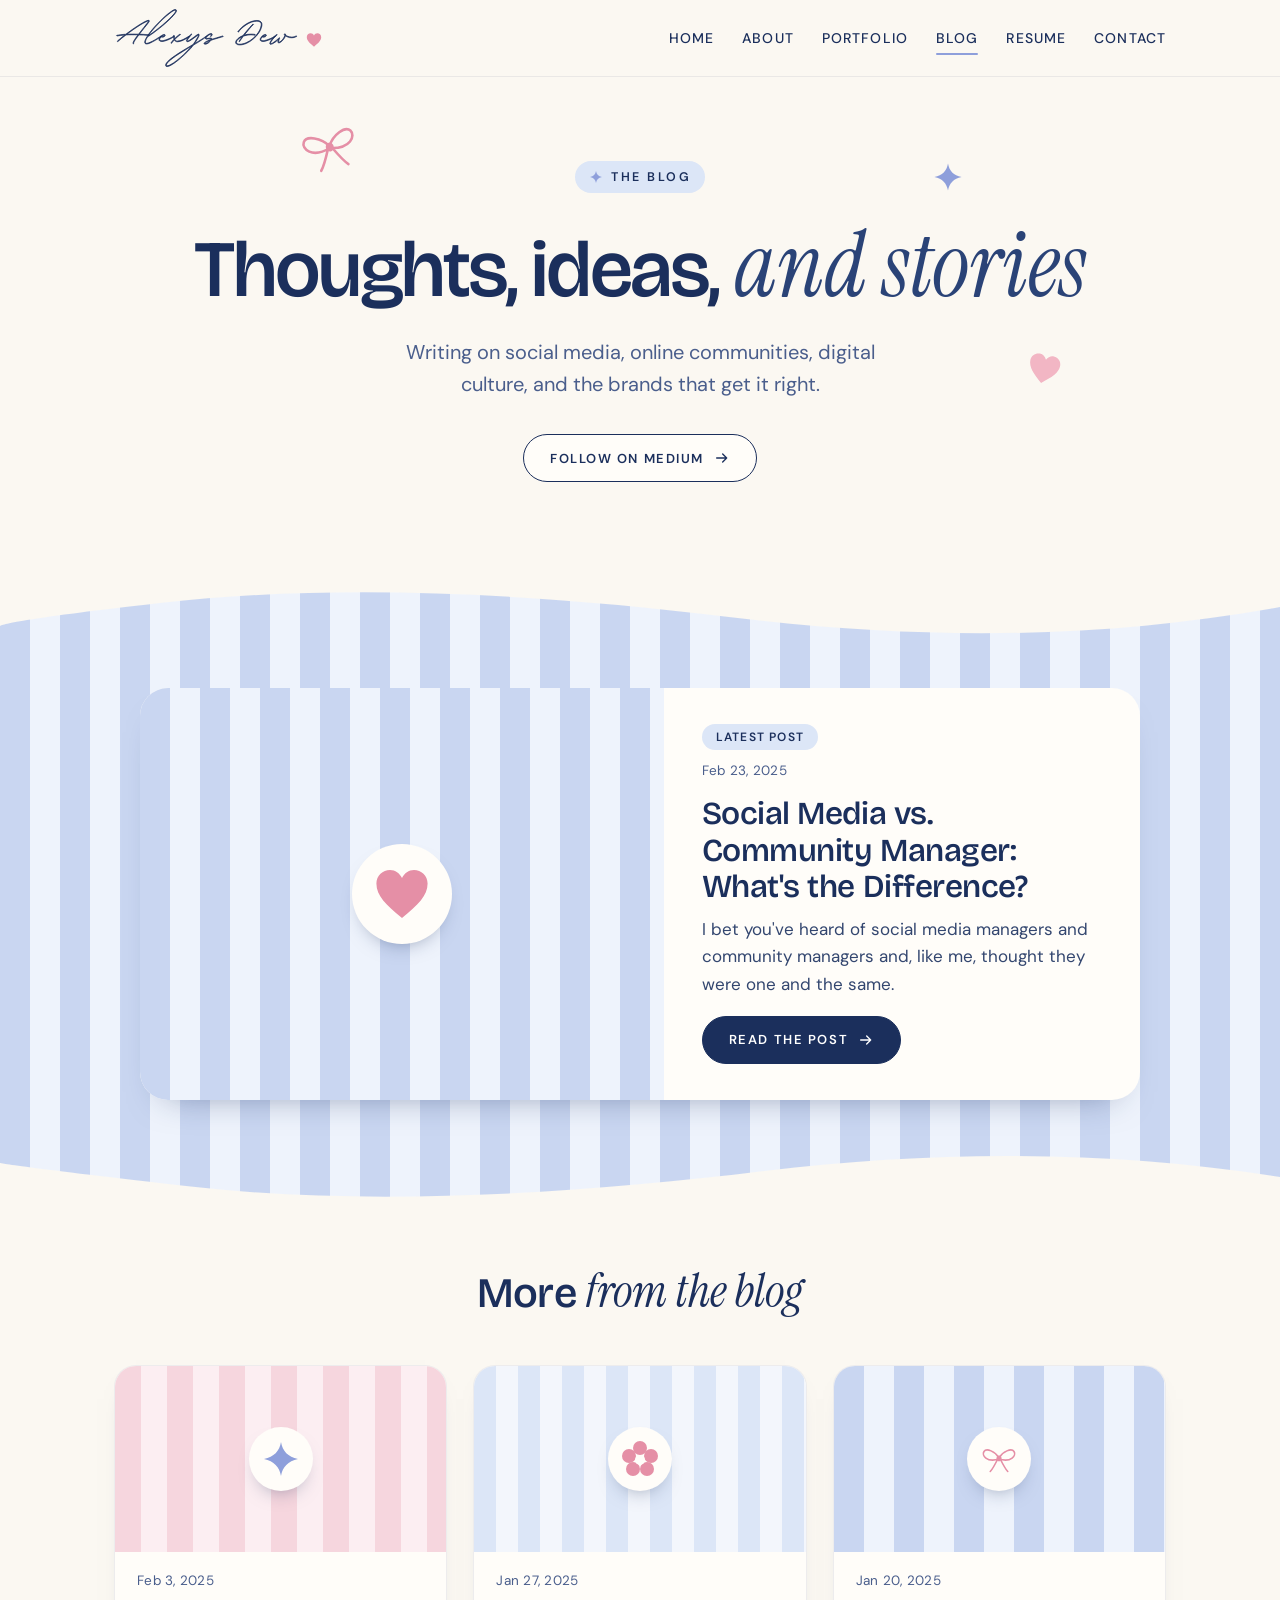
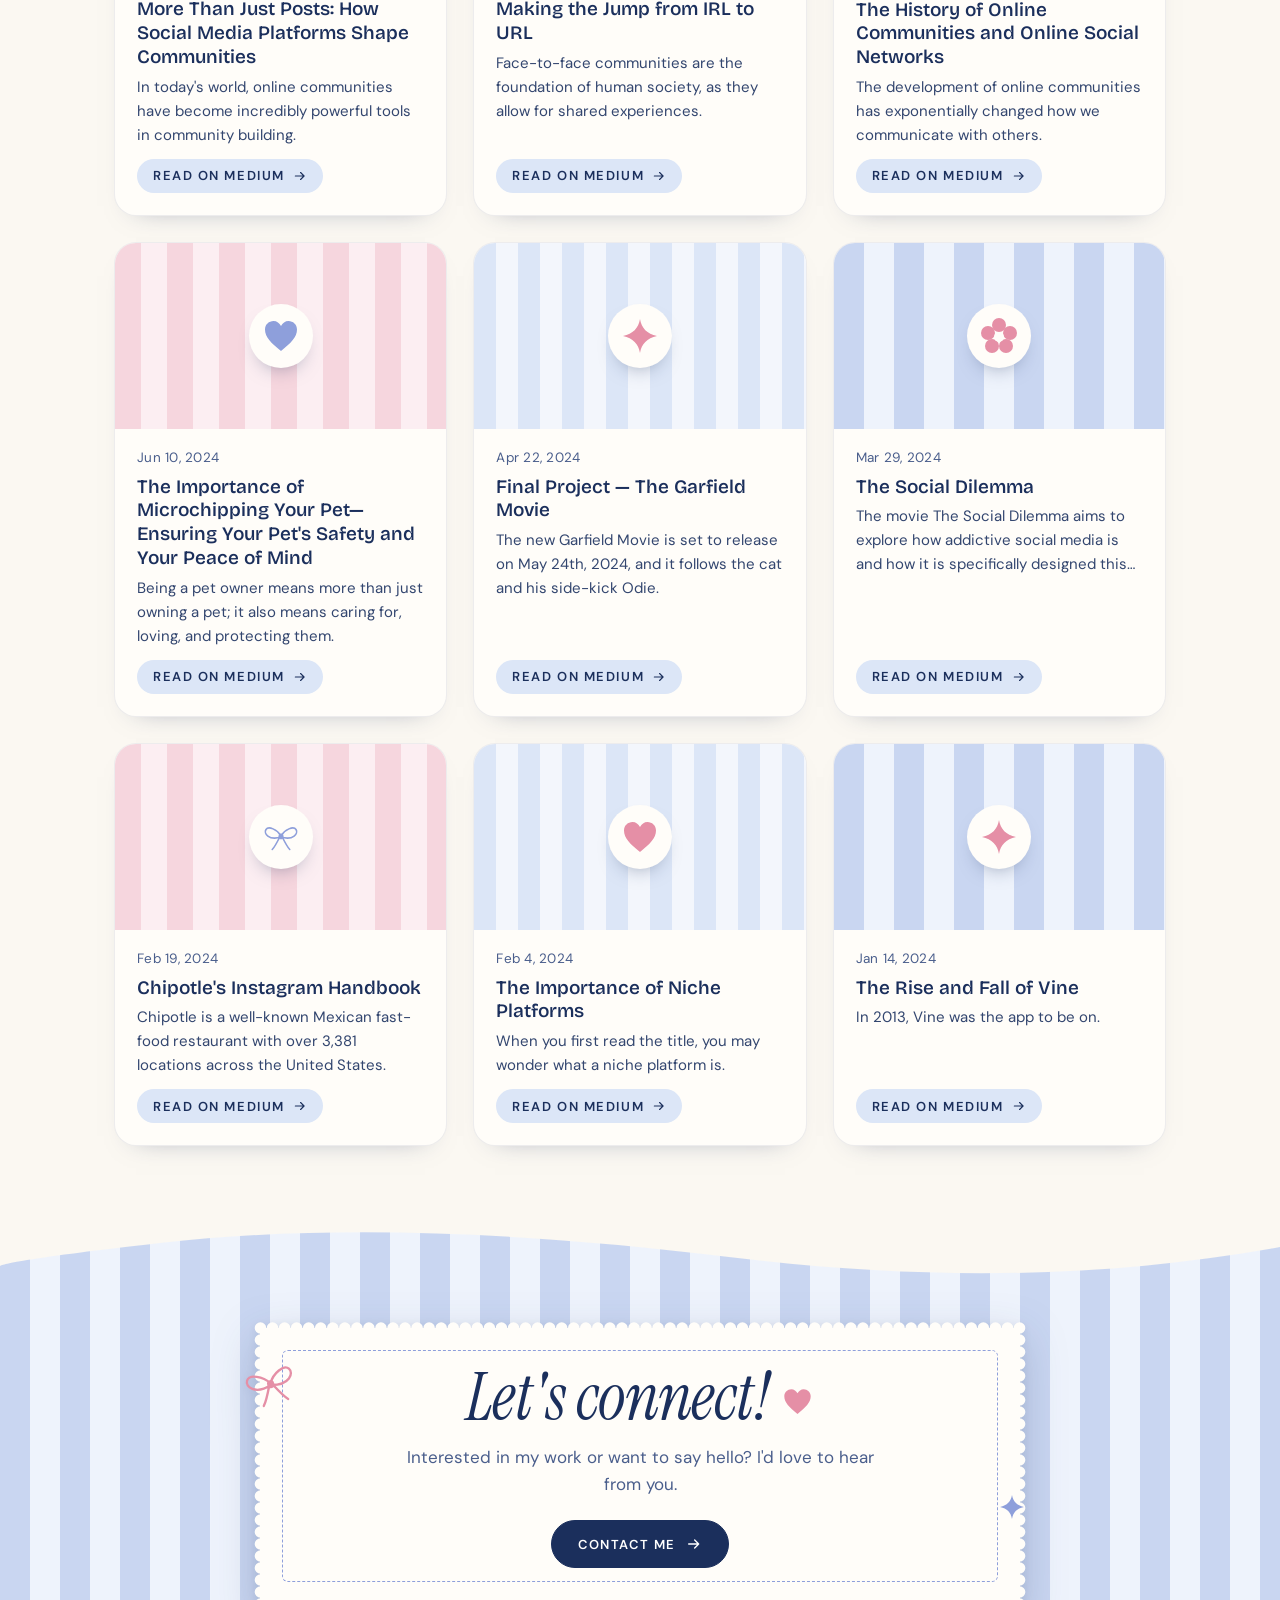
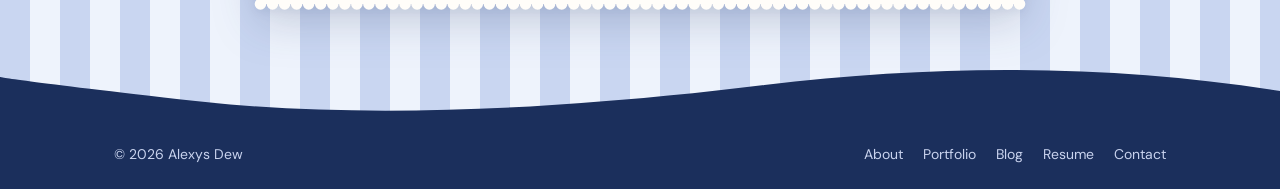
<file: blog.html>
<!DOCTYPE html>
<html lang="en">
<head>
<meta charset="utf-8">
<meta name="viewport" content="width=device-width, initial-scale=1">
<title>Blog · Alexys Dew</title>
<meta name="description" content="Writing by Alexys Dew on social media, online communities, and digital culture.">
<link rel="canonical" href="https://alexysdew.com/blog.html">
<link rel="icon" href="images/favicon.svg?v=2" type="image/svg+xml">
<link rel="icon" href="favicon.png?v=2" type="image/png" sizes="48x48">
<link rel="apple-touch-icon" href="images/apple-touch-icon.png?v=2">
<meta property="og:type" content="website">
<meta property="og:title" content="Blog · Alexys Dew">
<meta property="og:description" content="Writing by Alexys Dew on social media, online communities, and digital culture.">
<meta property="og:url" content="https://alexysdew.com/blog.html">
<meta property="og:image" content="https://alexysdew.com/images/og-image.jpg">
<meta name="twitter:card" content="summary_large_image">
<link rel="preconnect" href="https://fonts.googleapis.com">
<link rel="preconnect" href="https://fonts.gstatic.com" crossorigin>
<link href="https://fonts.googleapis.com/css2?family=Bricolage+Grotesque:opsz,wght@12..96,400..600&family=DM+Sans:opsz,wght@9..40,400..600&family=Instrument+Serif:ital@0;1&family=Mrs+Saint+Delafield&display=swap" rel="stylesheet">
<link rel="stylesheet" href="css/site.css?v=12">
</head>
<body>
<a class="skip" href="#main">Skip to content</a>

<svg width="0" height="0" style="position:absolute" aria-hidden="true">
  <symbol id="arrow" viewBox="0 0 24 24"><path d="M4 12h15M13 6l6 6-6 6" fill="none" stroke="currentColor" stroke-width="2" stroke-linecap="round" stroke-linejoin="round"/></symbol>
  <symbol id="heart" viewBox="0 0 40 40"><path d="M20 35C10 27 4 21 4 13.5 4 8.5 8 5 12.5 5c3.4 0 5.9 2 7.5 5 1.6-3 4.1-5 7.5-5C32 5 36 8.5 36 13.5 36 21 30 27 20 35z" fill="none" stroke="currentColor" stroke-width="2.2" stroke-linecap="round" stroke-linejoin="round"/></symbol>
  <symbol id="heart-f" viewBox="0 0 40 40"><path d="M20 35C10 27 4 21 4 13.5 4 8.5 8 5 12.5 5c3.4 0 5.9 2 7.5 5 1.6-3 4.1-5 7.5-5C32 5 36 8.5 36 13.5 36 21 30 27 20 35z" fill="currentColor"/></symbol>
  <symbol id="bow" viewBox="0 0 64 48"><path d="M32 22c-6-10-20-16-24-10s4 18 24 12M32 22c6-10 20-16 24-10s-4 18-24 12M30 24c-4 8-8 16-12 20M34 24c4 8 8 16 12 20" fill="none" stroke="currentColor" stroke-width="2.6" stroke-linecap="round" stroke-linejoin="round"/><ellipse cx="32" cy="23" rx="4" ry="4.5" fill="currentColor"/></symbol>
  <symbol id="spark" viewBox="0 0 40 40"><path d="M20 3c1.5 9 7 15 17 17-10 2-15.5 8-17 17-1.5-9-7-15-17-17 10-2 15.5-8 17-17z" fill="currentColor"/></symbol>
  <symbol id="flower" viewBox="0 0 40 40"><g fill="currentColor"><circle cx="20" cy="9" r="7"/><circle cx="31" cy="17" r="7"/><circle cx="27" cy="30" r="7"/><circle cx="13" cy="30" r="7"/><circle cx="9" cy="17" r="7"/></g><circle cx="20" cy="21" r="5" fill="#FFFDF9"/></symbol>
</svg>

<header>
  <div class="wrap bar">
    <a class="logo" href="index.html"><img src="images/name.svg" alt="Alexys Dew" width="180" height="60"><svg aria-hidden="true"><use href="#heart-f"/></svg><span class="sr-only">, home</span></a>
    <button class="menu-btn" aria-expanded="false" aria-controls="site-nav" aria-label="Open menu">
      <svg viewBox="0 0 24 24" width="24" height="24" aria-hidden="true"><path d="M3 7h18M3 12h18M3 17h18" stroke="currentColor" stroke-width="2" stroke-linecap="round"/></svg>
    </button>
    <nav id="site-nav" aria-label="Main">
      <ul>
        <li><a href="index.html">Home</a></li>
        <li><a href="about.html">About</a></li>
        <li><a href="portfolio.html">Portfolio</a></li>
        <li><a href="blog.html" aria-current="page">Blog</a></li>
        <li><a href="resume.html">Resume</a></li>
        <li><a href="contact.html">Contact</a></li>
      </ul>
    </nav>
  </div>
</header>

<main id="main">
  <section class="hero wrap" aria-labelledby="page-title">
    <div class="hero-c">
      <p class="eyebrow"><svg aria-hidden="true"><use href="#spark"/></svg>The blog</p>
      <h1 id="page-title">Thoughts, ideas, <em class="i">and stories</em></h1>
      <p class="lede">Writing on social media, online communities, digital culture, and the brands that get it right.</p>
      <div class="ctas"><a class="btn btn-line" href="https://medium.com/@alexys.dew" target="_blank" rel="noopener">Follow on Medium <svg aria-hidden="true"><use href="#arrow"/></svg></a></div>
      <svg class="sticker" style="width:64px;left:12%;top:-88px;color:var(--pink-deep);transform:rotate(-14deg)" aria-hidden="true"><use href="#bow"/></svg>
      <svg class="sticker" style="width:32px;right:14%;top:-59px;color:var(--peri)" aria-hidden="true"><use href="#spark"/></svg>
      <svg class="sticker hide-sm" style="width:38px;right:3%;bottom:12%;color:var(--pink);transform:rotate(12deg)" aria-hidden="true"><use href="#heart-f"/></svg>
    </div>
  </section>

  <section class="hey" aria-labelledby="latest-title">
    <svg class="wave wave-top" viewBox="0 0 1440 70" preserveAspectRatio="none" aria-hidden="true"><path d="M0 0H1440V30C1240 62 1040 64 820 40S380 6 180 26 0 50 0 50Z" fill="#FBF8F2"/></svg>
    <div class="wrap" style="position:relative;z-index:2">
      <h2 id="latest-title" class="sr-only">Latest post</h2>
      <div id="featured"></div>
    </div>
    <svg class="wave wave-bot" viewBox="0 0 1440 70" preserveAspectRatio="none" aria-hidden="true"><path d="M0 70H1440V36C1260 10 1060 8 860 30S420 66 220 46 0 22 0 22Z" fill="#FBF8F2"/></svg>
  </section>

  <section class="wrap block last" aria-labelledby="all-title">
    <h2 id="all-title" class="center">More <em class="i">from the blog</em></h2>
    <div class="filters" id="filters" hidden></div>
    <ul class="posts" id="posts"></ul>
  </section>
</main>


<div class="connect-band">
  <svg class="wave wave-top" viewBox="0 0 1440 70" preserveAspectRatio="none" aria-hidden="true"><path d="M0 0H1440V30C1240 62 1040 64 820 40S380 6 180 26 0 50 0 50Z" fill="#FBF8F2"/></svg>
  <div class="wrap">
    <div class="lift" style="position:relative;z-index:2;max-width:760px;margin:0 auto">
      <div class="connect scallop">
        <div class="connect-in">
          <h2 class="connect-title">Let's connect! <svg viewBox="0 0 40 40" style="width:.5em;height:.5em;color:var(--pink-deep);vertical-align:.02em" aria-hidden="true"><use href="#heart-f"/></svg></h2>
          <p>Interested in my work or want to say hello? I'd love to hear from you.</p>
          <a class="btn btn-solid" href="contact.html">Contact me <svg aria-hidden="true"><use href="#arrow"/></svg></a>
        </div>
      </div>
      <svg class="sticker" style="width:58px;left:-18px;top:-18px;color:var(--pink-deep);transform:rotate(-16deg)" aria-hidden="true"><use href="#bow"/></svg>
      <svg class="sticker" style="width:28px;right:-6px;bottom:22px;color:var(--peri)" aria-hidden="true"><use href="#spark"/></svg>
    </div>
  </div>
  <svg class="wave wave-bot" viewBox="0 0 1440 70" preserveAspectRatio="none" aria-hidden="true"><path d="M0 70H1440V36C1260 10 1060 8 860 30S420 66 220 46 0 22 0 22Z" fill="#1B2F5C"/></svg>
</div>
<footer>
  <div class="wrap fine">
    <span>© 2026 Alexys Dew</span>
    <ul>
      <li><a href="about.html">About</a></li>
      <li><a href="portfolio.html">Portfolio</a></li>
      <li><a href="blog.html">Blog</a></li>
      <li><a href="resume.html">Resume</a></li>
      <li><a href="contact.html">Contact</a></li>
    </ul>
  </div>
</footer>

<script>
{
  const btn = document.querySelector('.menu-btn');
  const nav = document.getElementById('site-nav');
  btn.addEventListener('click', () => {
    const open = nav.classList.toggle('open');
    btn.setAttribute('aria-expanded', open);
    btn.setAttribute('aria-label', open ? 'Close menu' : 'Open menu');
  });
  document.addEventListener('keydown', e => {
    if (e.key === 'Escape' && nav.classList.contains('open')) { nav.classList.remove('open'); btn.setAttribute('aria-expanded', false); btn.focus(); }
  });
}
</script>
<script src="js/posts.js?v=2"></script>
<script>
{
  const P=(window.POSTS||[]).slice().sort((a,b)=>b.date.localeCompare(a.date));
  const esc=t=>String(t).replace(/[&<>"]/g,c=>({'&':'&amp;','<':'&lt;','>':'&gt;','"':'&quot;'}[c]));
  const fmt=d=>new Date(d+'T12:00:00').toLocaleDateString('en-US',{month:'short',day:'numeric',year:'numeric'});
  const doodles=['#heart-f','#spark','#flower','#bow'];
  const cover=(p,i)=>`<div class="cover c${i%3}"><span class="cover-fb" aria-hidden="true"><svg><use href="${doodles[i%4]}"/></svg></span>${p.cover?`<img src="${esc(p.cover)}" alt="" loading="lazy" onerror="this.remove()">`:''}</div>`;
  const card=(p,i)=>`<li><a class="post" href="${esc(p.url)}" target="_blank" rel="noopener">${cover(p,i)}<div class="post-body"><time datetime="${p.date}">${fmt(p.date)}</time><h3>${esc(p.title)}</h3><p>${esc(p.excerpt)}</p><span class="more">Read on Medium <svg aria-hidden="true"><use href="#arrow"/></svg></span></div></a></li>`;
  const f=P[0];
  if(f) document.getElementById('featured').innerHTML=`<a class="feature" href="${esc(f.url)}" target="_blank" rel="noopener">${cover(f,0)}<div class="feature-body"><span class="pill">Latest post</span><time datetime="${f.date}">${fmt(f.date)}</time><h3>${esc(f.title)}</h3><p>${esc(f.excerpt)}</p><span class="btn btn-solid">Read the post <svg aria-hidden="true"><use href="#arrow"/></svg></span></div></a>`;
  const list=document.getElementById('posts'), rest=P.slice(1);
  const render=tag=>{list.innerHTML=rest.filter(p=>!tag||(p.tags||[]).includes(tag)).map((p,i)=>card(p,i+1)).join('');};
  render();
  const tags=[...new Set(P.flatMap(p=>p.tags||[]))];
  if(tags.length){
    const box=document.getElementById('filters'); box.hidden=false;
    box.innerHTML=['All',...tags].map((t,i)=>`<button type="button" class="chip" aria-pressed="${i===0}">${esc(t)}</button>`).join('');
    box.addEventListener('click',e=>{const b=e.target.closest('.chip'); if(!b)return; box.querySelectorAll('.chip').forEach(c=>c.setAttribute('aria-pressed',c===b)); render(b.textContent==='All'?null:b.textContent);});
  }
}
</script>
<script src="js/scallop.js?v=3" defer></script>
<script data-goatcounter="https://alexysdew.goatcounter.com/count" async src="/js/count.js"></script>
</body>
</html>
</file>
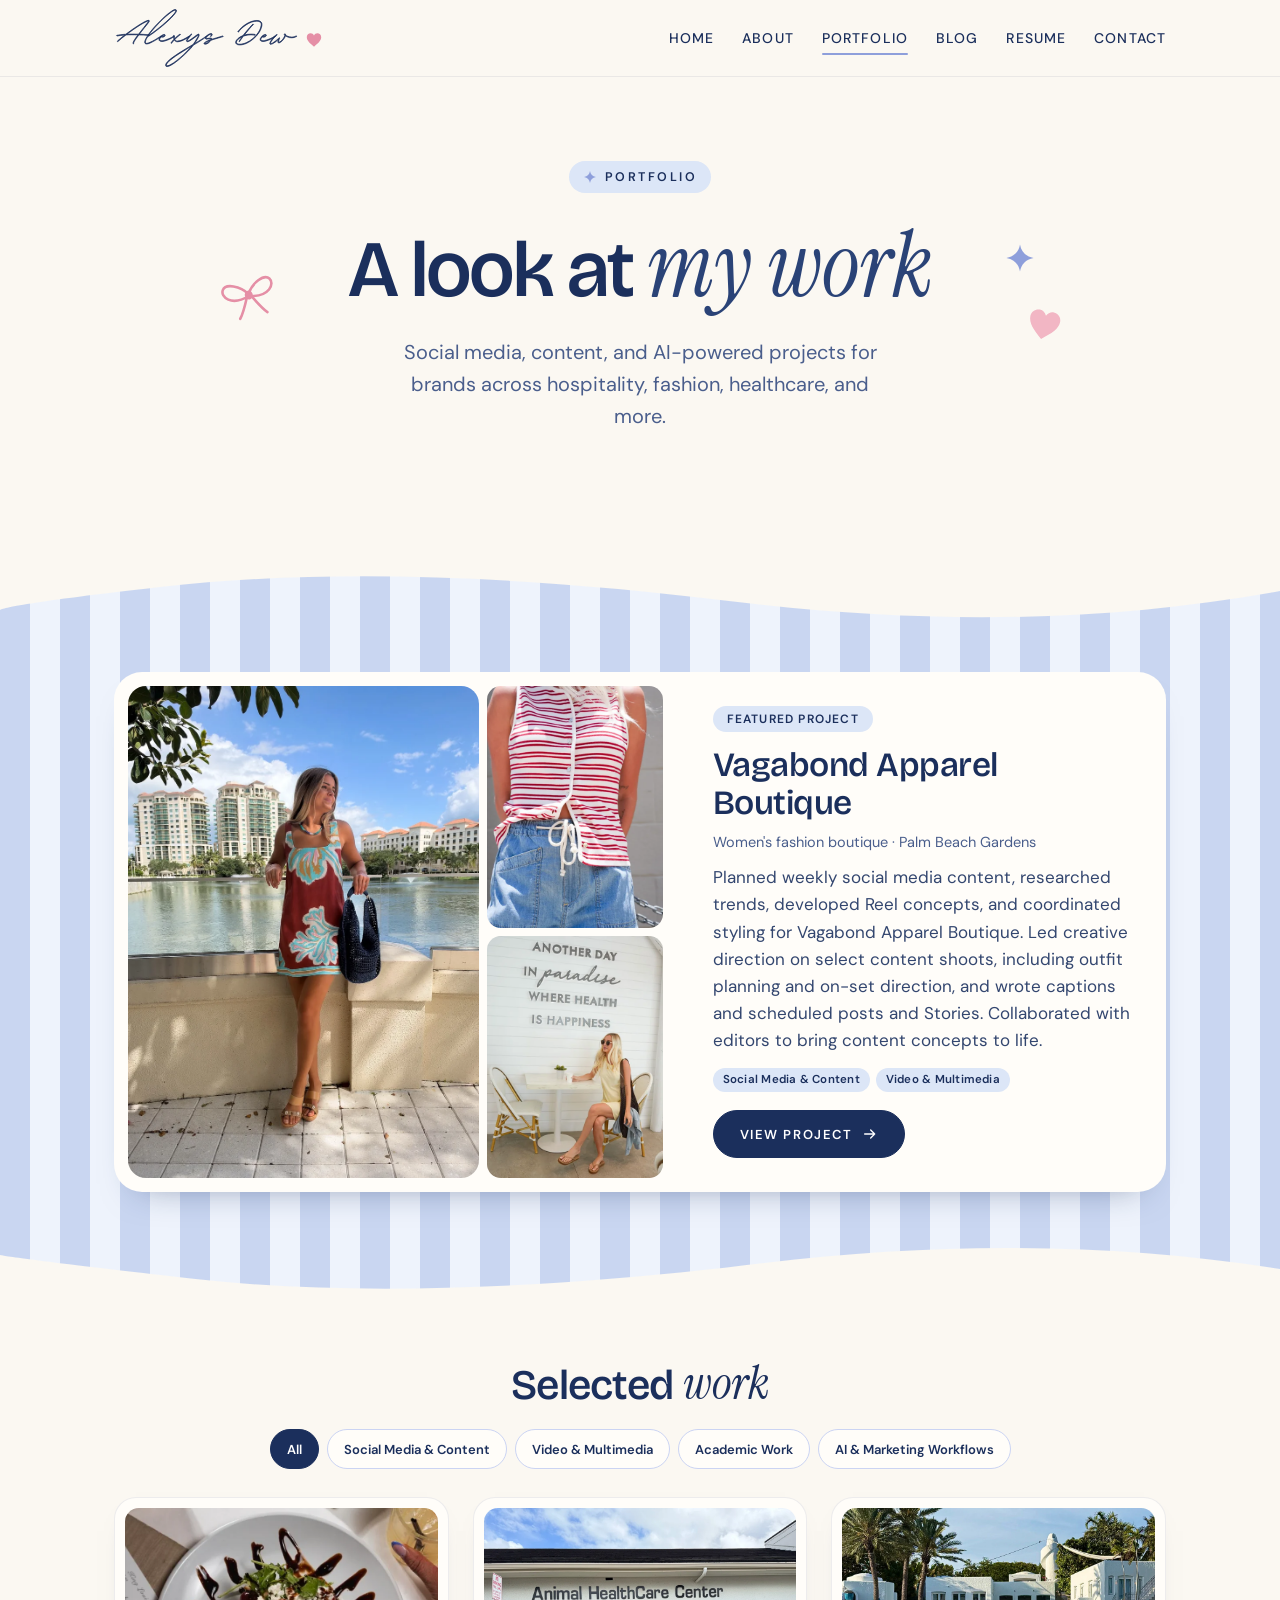
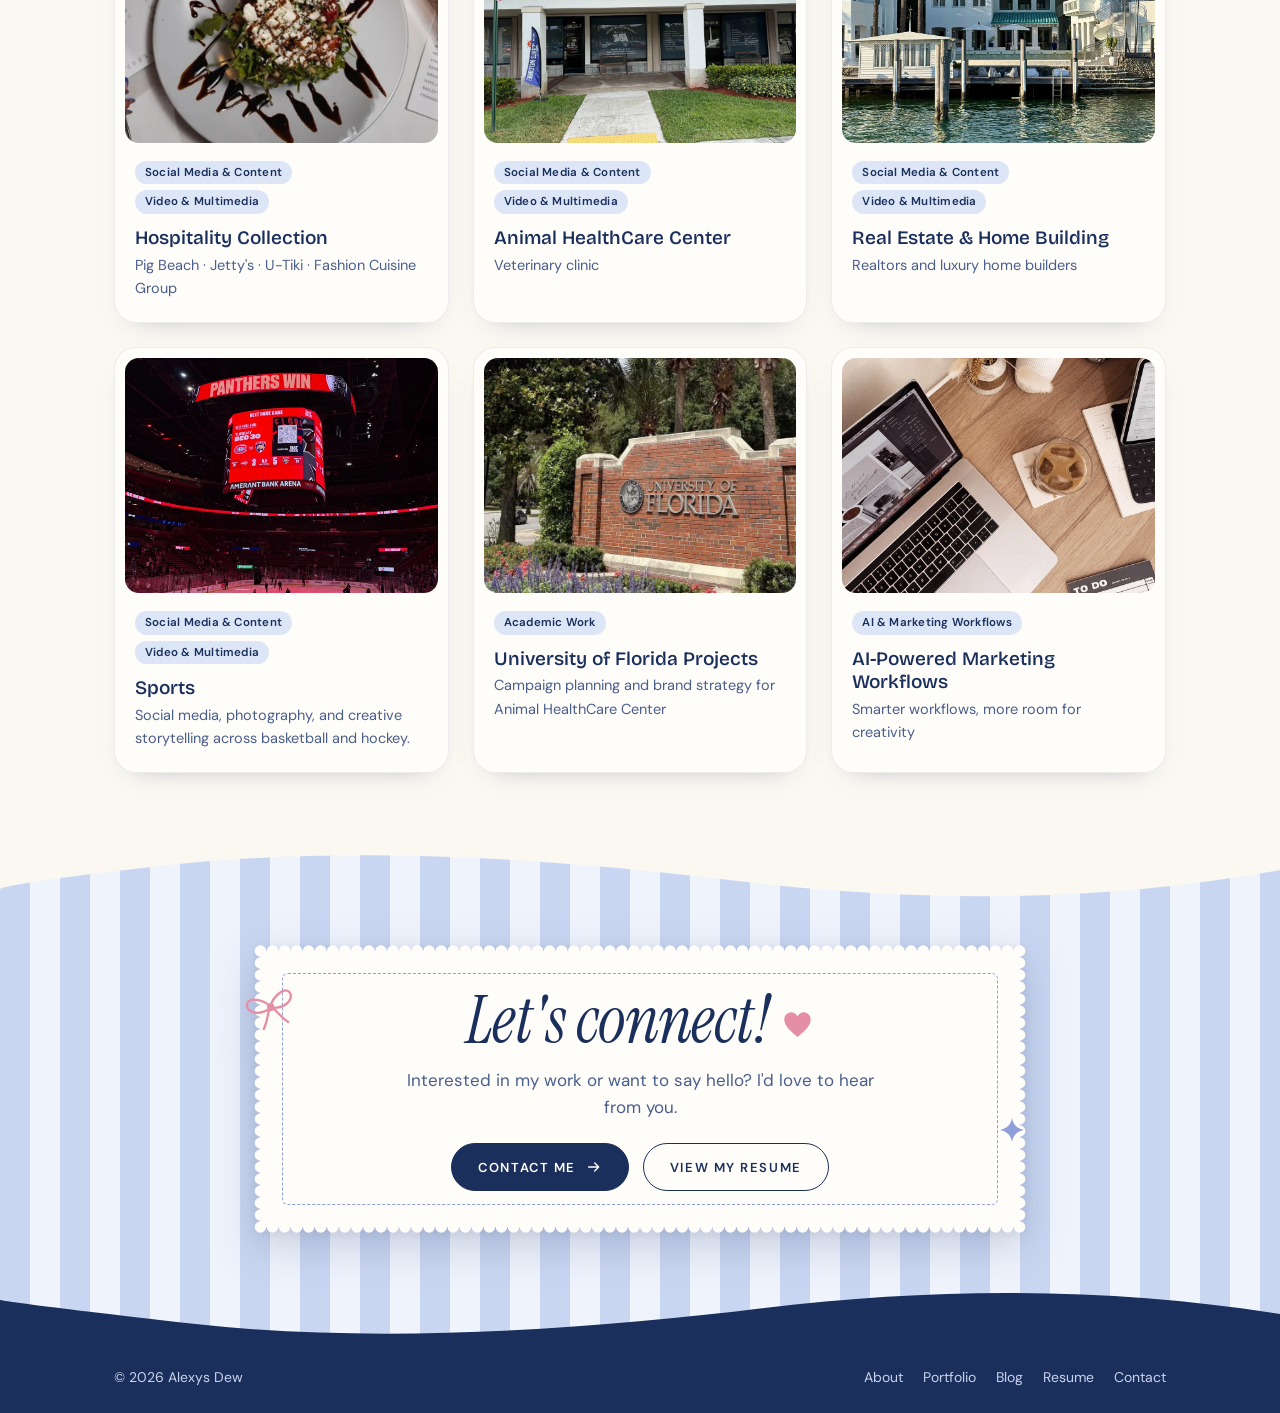
<file: brandconsulting.html>
<!DOCTYPE html>
<html lang="en"><head><meta charset="utf-8">
<title>Alexys Dew</title>
<meta name="robots" content="noindex">
<link rel="canonical" href="https://alexysdew.com/portfolio.html">
<meta http-equiv="refresh" content="0; url=portfolio.html">
<script>location.replace("portfolio.html"+location.hash)</script>
</head><body><p>This page has moved. <a href="portfolio.html">Continue to Alexys Dew</a>.</p></body></html>
</file>
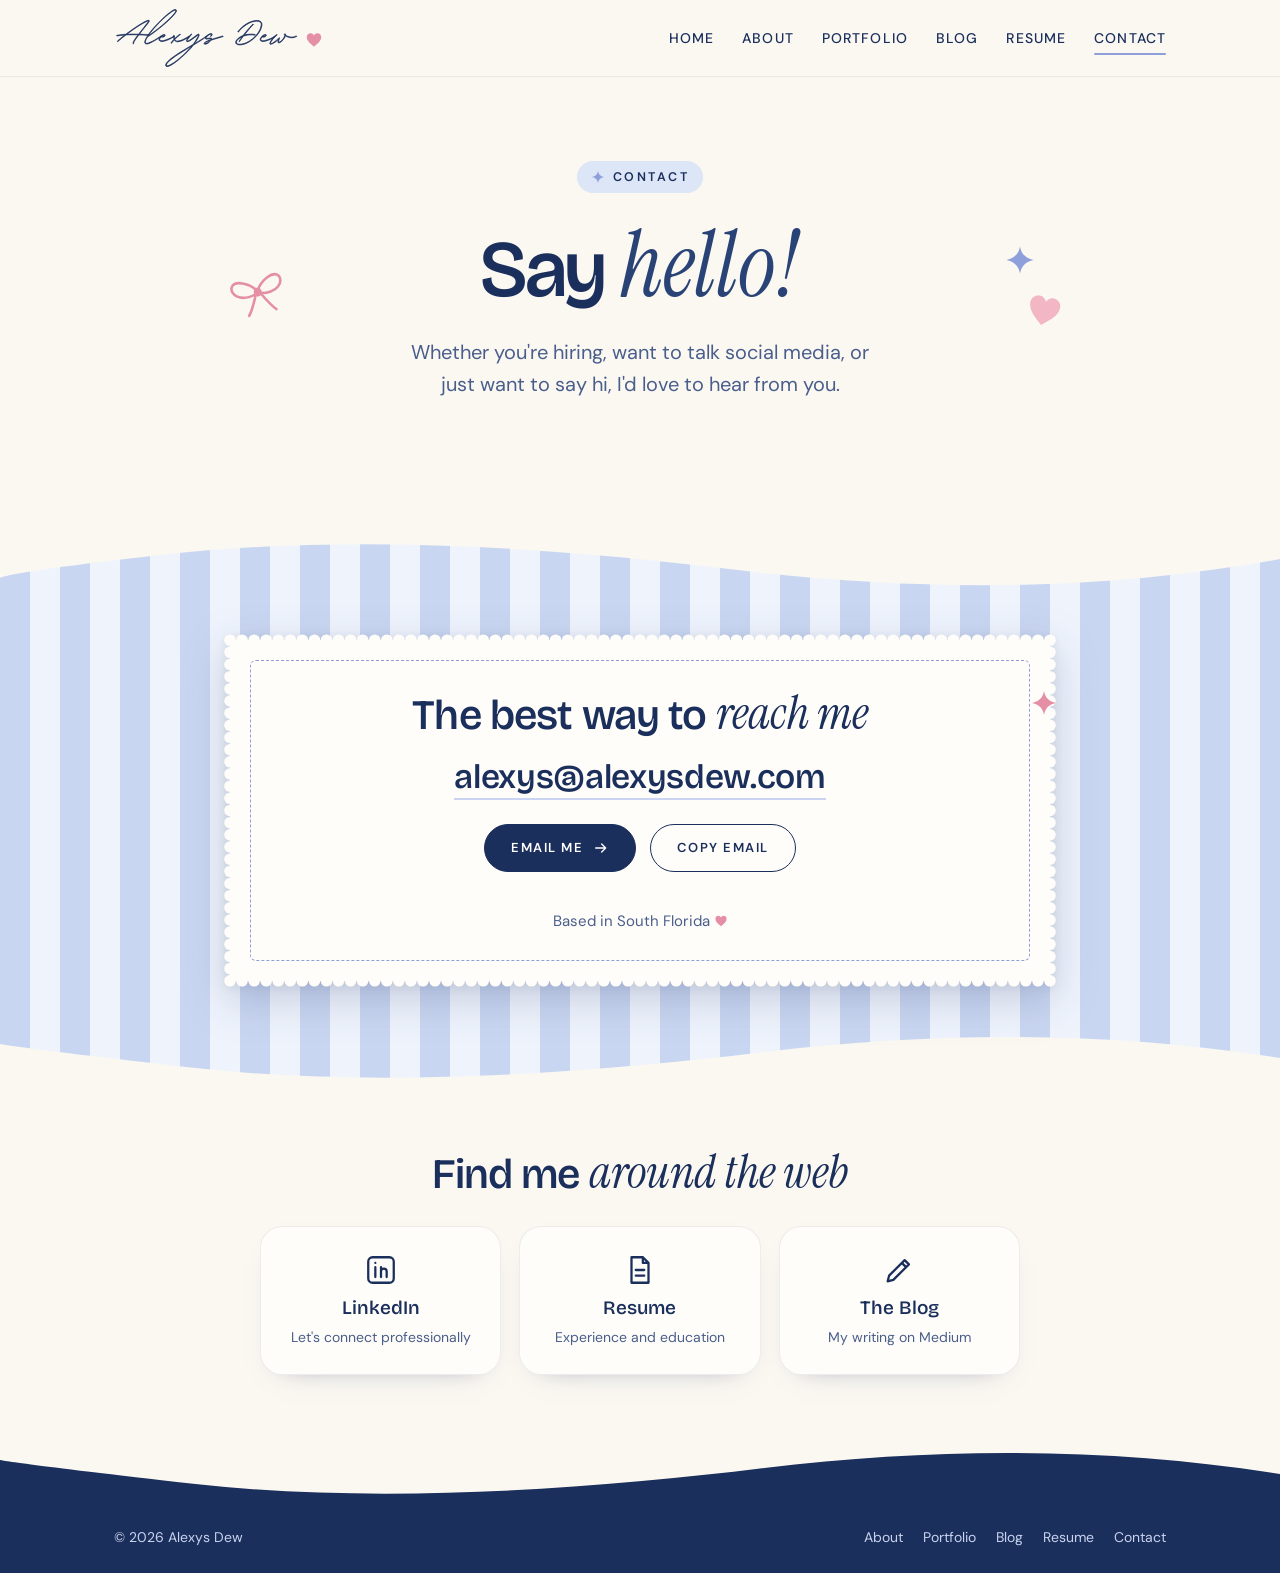
<file: contact.html>
<!DOCTYPE html>
<html lang="en">
<head>
<meta charset="utf-8">
<meta name="viewport" content="width=device-width, initial-scale=1">
<title>Contact · Alexys Dew</title>
<meta name="description" content="Get in touch with Alexys Dew.">
<link rel="canonical" href="https://alexysdew.com/contact.html">
<link rel="icon" href="images/favicon.svg?v=2" type="image/svg+xml">
<link rel="icon" href="favicon.png?v=2" type="image/png" sizes="48x48">
<link rel="apple-touch-icon" href="images/apple-touch-icon.png?v=2">
<meta property="og:type" content="website">
<meta property="og:title" content="Contact · Alexys Dew">
<meta property="og:description" content="Get in touch with Alexys Dew.">
<meta property="og:url" content="https://alexysdew.com/contact.html">
<meta property="og:image" content="https://alexysdew.com/images/og-image.jpg">
<meta name="twitter:card" content="summary_large_image">
<link rel="preconnect" href="https://fonts.googleapis.com">
<link rel="preconnect" href="https://fonts.gstatic.com" crossorigin>
<link href="https://fonts.googleapis.com/css2?family=Bricolage+Grotesque:opsz,wght@12..96,400..600&family=DM+Sans:opsz,wght@9..40,400..600&family=Instrument+Serif:ital@0;1&family=Mrs+Saint+Delafield&display=swap" rel="stylesheet">
<link rel="stylesheet" href="css/site.css?v=12">
</head>
<body>
<a class="skip" href="#main">Skip to content</a>

<svg width="0" height="0" style="position:absolute" aria-hidden="true">
  <symbol id="arrow" viewBox="0 0 24 24"><path d="M4 12h15M13 6l6 6-6 6" fill="none" stroke="currentColor" stroke-width="2" stroke-linecap="round" stroke-linejoin="round"/></symbol>
  <symbol id="heart" viewBox="0 0 40 40"><path d="M20 35C10 27 4 21 4 13.5 4 8.5 8 5 12.5 5c3.4 0 5.9 2 7.5 5 1.6-3 4.1-5 7.5-5C32 5 36 8.5 36 13.5 36 21 30 27 20 35z" fill="none" stroke="currentColor" stroke-width="2.2" stroke-linecap="round" stroke-linejoin="round"/></symbol>
  <symbol id="heart-f" viewBox="0 0 40 40"><path d="M20 35C10 27 4 21 4 13.5 4 8.5 8 5 12.5 5c3.4 0 5.9 2 7.5 5 1.6-3 4.1-5 7.5-5C32 5 36 8.5 36 13.5 36 21 30 27 20 35z" fill="currentColor"/></symbol>
  <symbol id="bow" viewBox="0 0 64 48"><path d="M32 22c-6-10-20-16-24-10s4 18 24 12M32 22c6-10 20-16 24-10s-4 18-24 12M30 24c-4 8-8 16-12 20M34 24c4 8 8 16 12 20" fill="none" stroke="currentColor" stroke-width="2.6" stroke-linecap="round" stroke-linejoin="round"/><ellipse cx="32" cy="23" rx="4" ry="4.5" fill="currentColor"/></symbol>
  <symbol id="spark" viewBox="0 0 40 40"><path d="M20 3c1.5 9 7 15 17 17-10 2-15.5 8-17 17-1.5-9-7-15-17-17 10-2 15.5-8 17-17z" fill="currentColor"/></symbol>
  <symbol id="flower" viewBox="0 0 40 40"><g fill="currentColor"><circle cx="20" cy="9" r="7"/><circle cx="31" cy="17" r="7"/><circle cx="27" cy="30" r="7"/><circle cx="13" cy="30" r="7"/><circle cx="9" cy="17" r="7"/></g><circle cx="20" cy="21" r="5" fill="#FFFDF9"/></symbol>
</svg>

<header>
  <div class="wrap bar">
    <a class="logo" href="index.html"><img src="images/name.svg" alt="Alexys Dew" width="180" height="60"><svg aria-hidden="true"><use href="#heart-f"/></svg><span class="sr-only">, home</span></a>
    <button class="menu-btn" aria-expanded="false" aria-controls="site-nav" aria-label="Open menu">
      <svg viewBox="0 0 24 24" width="24" height="24" aria-hidden="true"><path d="M3 7h18M3 12h18M3 17h18" stroke="currentColor" stroke-width="2" stroke-linecap="round"/></svg>
    </button>
    <nav id="site-nav" aria-label="Main">
      <ul>
        <li><a href="index.html">Home</a></li>
        <li><a href="about.html">About</a></li>
        <li><a href="portfolio.html">Portfolio</a></li>
        <li><a href="blog.html">Blog</a></li>
        <li><a href="resume.html">Resume</a></li>
        <li><a href="contact.html" aria-current="page">Contact</a></li>
      </ul>
    </nav>
  </div>
</header>

<main id="main">
  <section class="hero wrap" aria-labelledby="page-title">
    <div class="hero-c">
      <p class="eyebrow"><svg aria-hidden="true"><use href="#spark"/></svg>Contact</p>
      <h1 id="page-title">Say <em class="i">hello!</em></h1>
      <p class="lede">Whether you're hiring, want to talk social media, or just want to say hi, I'd love to hear from you.</p>
      <svg class="sticker" style="width:64px;left:4%;top:24%;color:var(--pink-deep);transform:rotate(-14deg)" aria-hidden="true"><use href="#bow"/></svg>
      <svg class="sticker" style="width:32px;right:6%;top:10%;color:var(--peri)" aria-hidden="true"><use href="#spark"/></svg>
      <svg class="sticker" style="width:38px;right:3%;bottom:6%;color:var(--pink);transform:rotate(12deg)" aria-hidden="true"><use href="#heart-f"/></svg>
    </div>
  </section>

  <section class="hey" aria-labelledby="reach-title">
    <svg class="wave wave-top" viewBox="0 0 1440 70" preserveAspectRatio="none" aria-hidden="true"><path d="M0 0H1440V30C1240 62 1040 64 820 40S380 6 180 26 0 50 0 50Z" fill="#FBF8F2"/></svg>
    <div class="wrap">
      <div class="lift" style="position:relative;z-index:2;max-width:820px;margin:0 auto">
        <div class="story scallop contact-card">
          <h2 id="reach-title">The best way to <em class="i">reach me</em></h2>
          <!-- To change your email, update it in all three places below -->
          <a class="email" id="email" href="mailto:alexys@alexysdew.com">alexys@alexysdew.com</a>
          <div class="ctas">
            <a class="btn btn-solid" href="mailto:alexys@alexysdew.com">Email me <svg aria-hidden="true"><use href="#arrow"/></svg></a>
            <button class="btn btn-line" type="button" id="copy">Copy email</button>
          </div>
          <p class="copied" id="copied" aria-live="polite"></p>
          <p class="note-line">Based in South Florida <svg viewBox="0 0 40 40" style="width:14px;height:14px;color:var(--pink-deep);vertical-align:-2px" aria-hidden="true"><use href="#heart-f"/></svg></p>
        </div>
        <svg class="sticker" style="width:28px;right:-8px;top:-12px;color:var(--pink-deep)" aria-hidden="true"><use href="#spark"/></svg>
      </div>
    </div>
    <svg class="wave wave-bot" viewBox="0 0 1440 70" preserveAspectRatio="none" aria-hidden="true"><path d="M0 70H1440V36C1260 10 1060 8 860 30S420 66 220 46 0 22 0 22Z" fill="#FBF8F2"/></svg>
  </section>

  <section class="wrap block last" aria-labelledby="find-title">
    <h2 id="find-title" class="center">Find me <em class="i">around the web</em></h2>
    
    <ul class="links three">
      <li><a href="https://www.linkedin.com/in/alexys-dew-639412299/" target="_blank" rel="noopener">
        <svg viewBox="0 0 24 24" aria-hidden="true"><rect x="3" y="3" width="18" height="18" rx="3" fill="none" stroke="currentColor" stroke-width="1.6"/><path d="M8 10v7M8 7v.01M12 17v-4a2 2 0 0 1 4 0v4M12 10v7" fill="none" stroke="currentColor" stroke-width="1.6" stroke-linecap="round"/></svg>
        <strong>LinkedIn</strong><span>Let's connect professionally</span></a></li>
      <li><a href="resume.html">
        <svg viewBox="0 0 24 24" aria-hidden="true"><path d="M6 3h8l4 4v14H6z M14 3v4h4M9 12h6M9 16h6" fill="none" stroke="currentColor" stroke-width="1.6" stroke-linejoin="round" stroke-linecap="round"/></svg>
        <strong>Resume</strong><span>Experience and education</span></a></li>
      <li><a href="blog.html">
        <svg viewBox="0 0 24 24" aria-hidden="true"><path d="M4 20l1-4L16 5l3 3L8 19l-4 1zM14 7l3 3" fill="none" stroke="currentColor" stroke-width="1.6" stroke-linejoin="round" stroke-linecap="round"/></svg>
        <strong>The Blog</strong><span>My writing on Medium</span></a></li>
    </ul>
  </section>
</main>

<div class="pre-foot"><svg class="wave footer-wave" viewBox="0 0 1440 70" preserveAspectRatio="none" aria-hidden="true"><path d="M0 70H1440V36C1260 10 1060 8 860 30S420 66 220 46 0 22 0 22Z" fill="#1B2F5C"/></svg></div>
<footer>
  <div class="wrap fine">
    <span>© 2026 Alexys Dew</span>
    <ul>
      <li><a href="about.html">About</a></li>
      <li><a href="portfolio.html">Portfolio</a></li>
      <li><a href="blog.html">Blog</a></li>
      <li><a href="resume.html">Resume</a></li>
      <li><a href="contact.html">Contact</a></li>
    </ul>
  </div>
</footer>

<script>
{
  const btn = document.querySelector('.menu-btn');
  const nav = document.getElementById('site-nav');
  btn.addEventListener('click', () => {
    const open = nav.classList.toggle('open');
    btn.setAttribute('aria-expanded', open);
    btn.setAttribute('aria-label', open ? 'Close menu' : 'Open menu');
  });
  document.addEventListener('keydown', e => {
    if (e.key === 'Escape' && nav.classList.contains('open')) { nav.classList.remove('open'); btn.setAttribute('aria-expanded', false); btn.focus(); }
  });
}
</script>
<script>
{
  const btn=document.getElementById('copy'),msg=document.getElementById('copied'),email=document.getElementById('email').textContent.trim();
  btn.addEventListener('click',async()=>{
    try{await navigator.clipboard.writeText(email);msg.textContent='Email copied!';}
    catch(e){msg.textContent='Copy failed. Email: '+email;}
    setTimeout(()=>msg.textContent='',2500);
  });
}
</script>
<script src="js/scallop.js?v=3" defer></script>
<script data-goatcounter="https://alexysdew.goatcounter.com/count" async src="/js/count.js"></script>
</body>
</html>
</file>
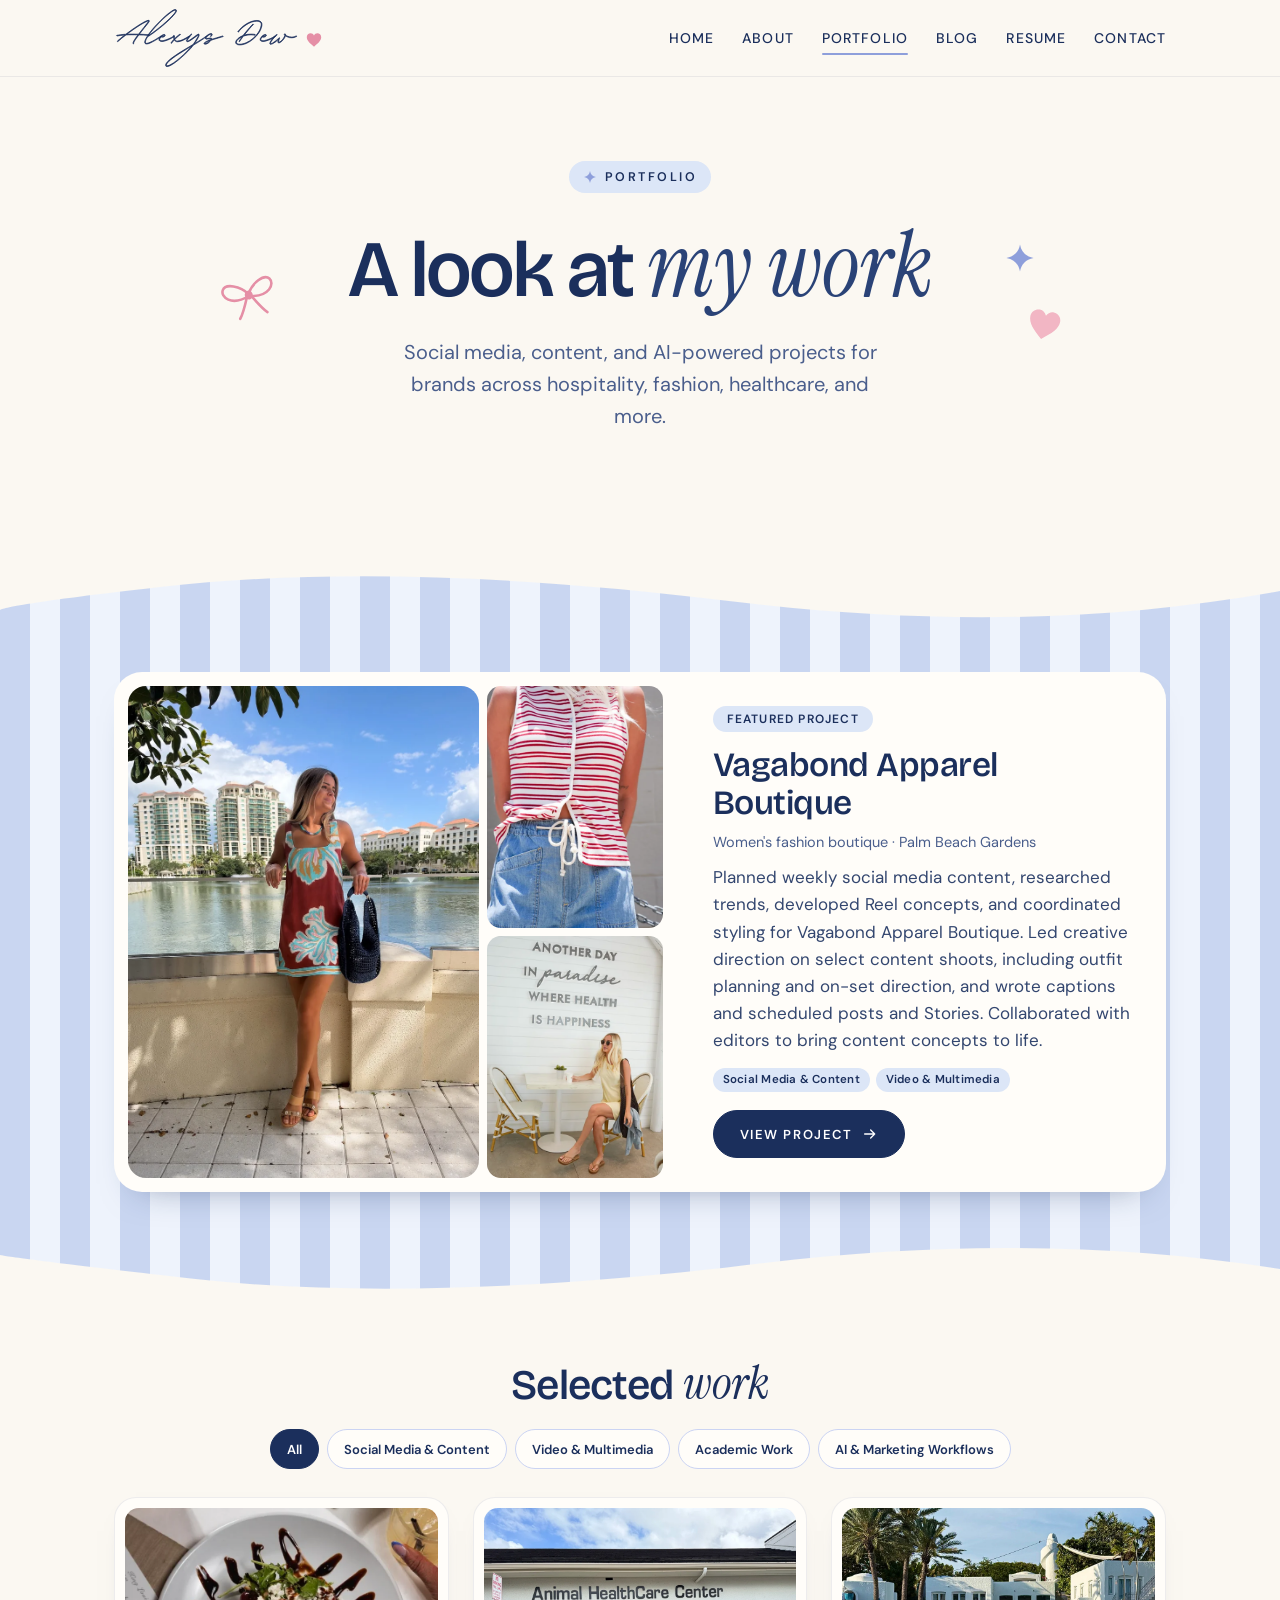
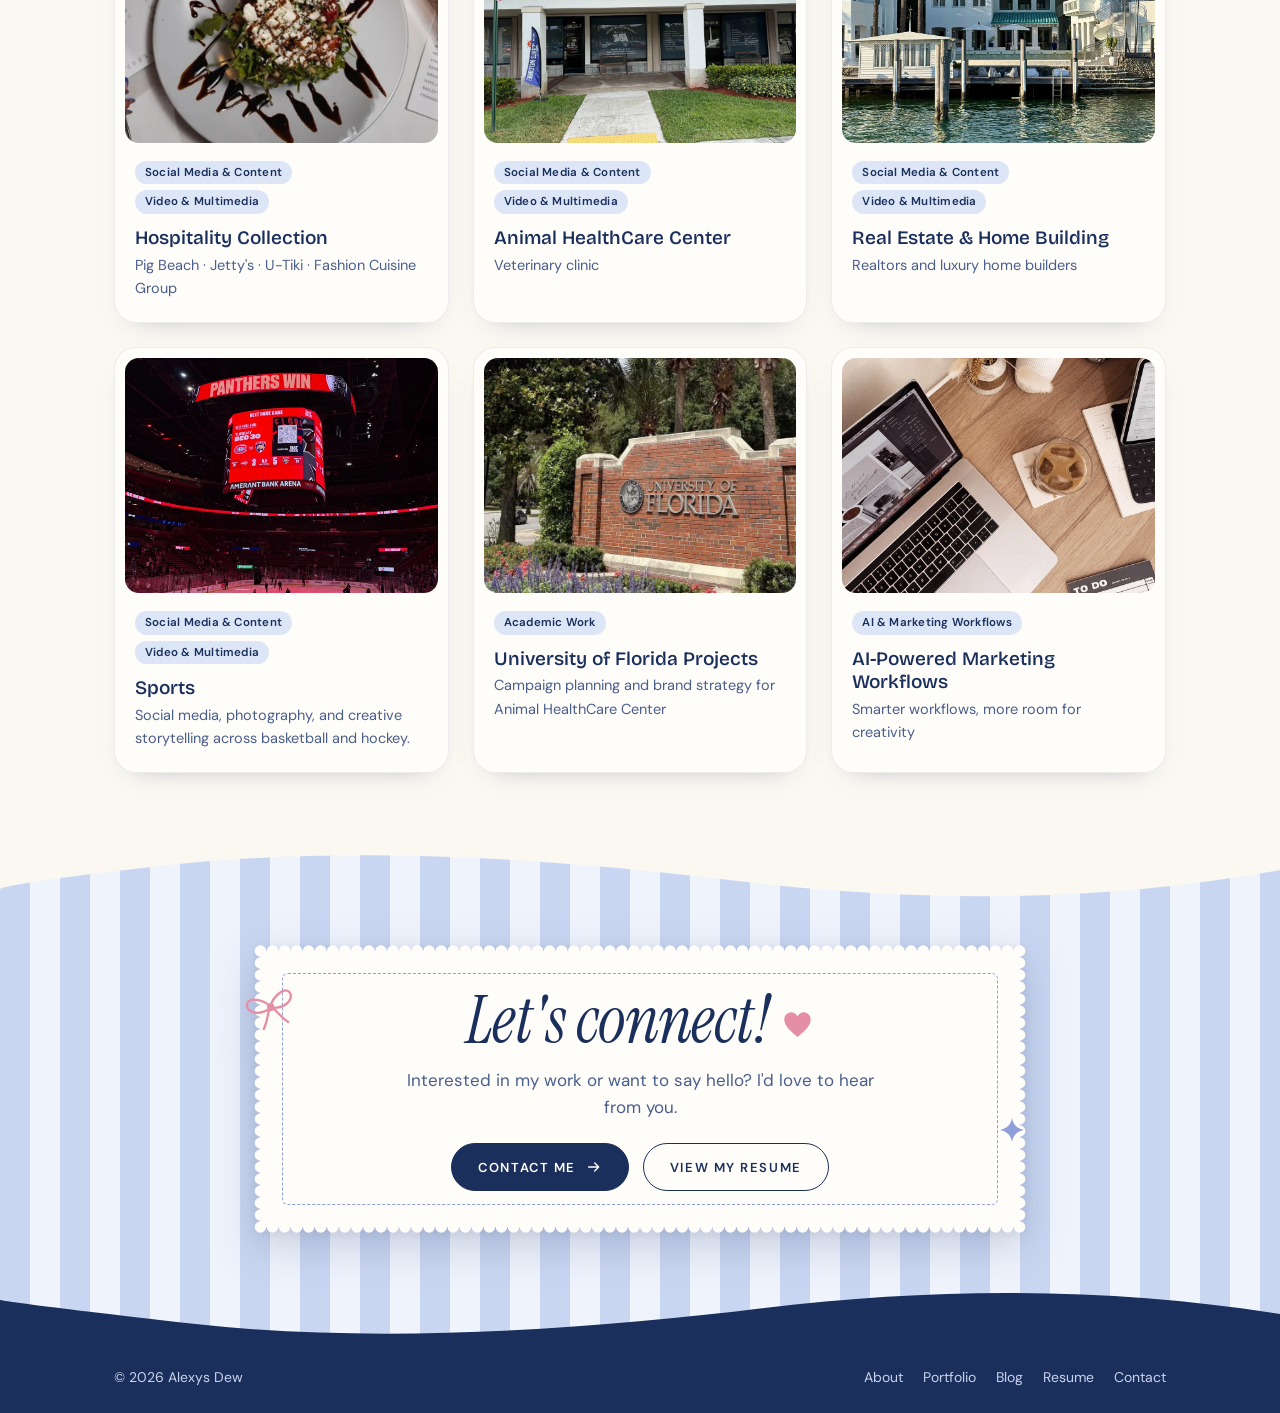
<file: portfolio.html>
<!DOCTYPE html>
<html lang="en">
<head>
<meta charset="utf-8">
<meta name="viewport" content="width=device-width, initial-scale=1">
<title>Portfolio · Alexys Dew</title>
<meta name="description" content="Portfolio of Alexys Dew: social media, content, video, academic work, and AI-powered marketing workflows.">
<link rel="canonical" href="https://alexysdew.com/portfolio.html">
<link rel="icon" href="images/favicon.svg?v=2" type="image/svg+xml">
<link rel="icon" href="favicon.png?v=2" type="image/png" sizes="48x48">
<link rel="apple-touch-icon" href="images/apple-touch-icon.png?v=2">
<meta property="og:type" content="website">
<meta property="og:title" content="Portfolio · Alexys Dew">
<meta property="og:description" content="Portfolio of Alexys Dew: social media, content, video, academic work, and AI-powered marketing workflows.">
<meta property="og:url" content="https://alexysdew.com/portfolio.html">
<meta property="og:image" content="https://alexysdew.com/images/og-image.jpg">
<meta name="twitter:card" content="summary_large_image">
<link rel="preconnect" href="https://fonts.googleapis.com">
<link rel="preconnect" href="https://fonts.gstatic.com" crossorigin>
<link href="https://fonts.googleapis.com/css2?family=Bricolage+Grotesque:opsz,wght@12..96,400..600&family=DM+Sans:opsz,wght@9..40,400..600&family=Instrument+Serif:ital@0;1&family=Mrs+Saint+Delafield&display=swap" rel="stylesheet">
<link rel="stylesheet" href="css/site.css?v=12">
</head>
<body>
<a class="skip" href="#main">Skip to content</a>

<svg width="0" height="0" style="position:absolute" aria-hidden="true">
  <symbol id="arrow" viewBox="0 0 24 24"><path d="M4 12h15M13 6l6 6-6 6" fill="none" stroke="currentColor" stroke-width="2" stroke-linecap="round" stroke-linejoin="round"/></symbol>
  <symbol id="heart" viewBox="0 0 40 40"><path d="M20 35C10 27 4 21 4 13.5 4 8.5 8 5 12.5 5c3.4 0 5.9 2 7.5 5 1.6-3 4.1-5 7.5-5C32 5 36 8.5 36 13.5 36 21 30 27 20 35z" fill="none" stroke="currentColor" stroke-width="2.2" stroke-linecap="round" stroke-linejoin="round"/></symbol>
  <symbol id="heart-f" viewBox="0 0 40 40"><path d="M20 35C10 27 4 21 4 13.5 4 8.5 8 5 12.5 5c3.4 0 5.9 2 7.5 5 1.6-3 4.1-5 7.5-5C32 5 36 8.5 36 13.5 36 21 30 27 20 35z" fill="currentColor"/></symbol>
  <symbol id="bow" viewBox="0 0 64 48"><path d="M32 22c-6-10-20-16-24-10s4 18 24 12M32 22c6-10 20-16 24-10s-4 18-24 12M30 24c-4 8-8 16-12 20M34 24c4 8 8 16 12 20" fill="none" stroke="currentColor" stroke-width="2.6" stroke-linecap="round" stroke-linejoin="round"/><ellipse cx="32" cy="23" rx="4" ry="4.5" fill="currentColor"/></symbol>
  <symbol id="spark" viewBox="0 0 40 40"><path d="M20 3c1.5 9 7 15 17 17-10 2-15.5 8-17 17-1.5-9-7-15-17-17 10-2 15.5-8 17-17z" fill="currentColor"/></symbol>
  <symbol id="flower" viewBox="0 0 40 40"><g fill="currentColor"><circle cx="20" cy="9" r="7"/><circle cx="31" cy="17" r="7"/><circle cx="27" cy="30" r="7"/><circle cx="13" cy="30" r="7"/><circle cx="9" cy="17" r="7"/></g><circle cx="20" cy="21" r="5" fill="#FFFDF9"/></symbol>
</svg>

<header>
  <div class="wrap bar">
    <a class="logo" href="index.html"><img src="images/name.svg" alt="Alexys Dew" width="180" height="60"><svg aria-hidden="true"><use href="#heart-f"/></svg><span class="sr-only">, home</span></a>
    <button class="menu-btn" aria-expanded="false" aria-controls="site-nav" aria-label="Open menu">
      <svg viewBox="0 0 24 24" width="24" height="24" aria-hidden="true"><path d="M3 7h18M3 12h18M3 17h18" stroke="currentColor" stroke-width="2" stroke-linecap="round"/></svg>
    </button>
    <nav id="site-nav" aria-label="Main">
      <ul>
        <li><a href="index.html">Home</a></li>
        <li><a href="about.html">About</a></li>
        <li><a href="portfolio.html" aria-current="page">Portfolio</a></li>
        <li><a href="blog.html">Blog</a></li>
        <li><a href="resume.html">Resume</a></li>
        <li><a href="contact.html">Contact</a></li>
      </ul>
    </nav>
  </div>
</header>

<main id="main">
  <section class="hero wrap" aria-labelledby="page-title">
    <div class="hero-c">
      <p class="eyebrow"><svg aria-hidden="true"><use href="#spark"/></svg>Portfolio</p>
      <h1 id="page-title">A look at <em class="i">my work</em></h1>
      <p class="lede">Social media, content, and AI-powered projects for brands across hospitality, fashion, healthcare, and more.</p>
      <svg class="sticker" style="width:64px;left:3%;top:22%;color:var(--pink-deep);transform:rotate(-14deg)" aria-hidden="true"><use href="#bow"/></svg>
      <svg class="sticker" style="width:32px;right:6%;top:8%;color:var(--peri)" aria-hidden="true"><use href="#spark"/></svg>
      <svg class="sticker hide-sm" style="width:38px;right:3%;bottom:12%;color:var(--pink);transform:rotate(12deg)" aria-hidden="true"><use href="#heart-f"/></svg>
    </div>
  </section>

  <section class="hey" aria-labelledby="feat-title">
    <svg class="wave wave-top" viewBox="0 0 1440 70" preserveAspectRatio="none" aria-hidden="true"><path d="M0 0H1440V30C1240 62 1040 64 820 40S380 6 180 26 0 50 0 50Z" fill="#FBF8F2"/></svg>
    <div class="wrap" style="position:relative;z-index:2">
      <h2 id="feat-title" class="sr-only">Featured project</h2>
      <div id="feat"></div>
    </div>
    <svg class="wave wave-bot" viewBox="0 0 1440 70" preserveAspectRatio="none" aria-hidden="true"><path d="M0 70H1440V36C1260 10 1060 8 860 30S420 66 220 46 0 22 0 22Z" fill="#FBF8F2"/></svg>
  </section>

  <section class="wrap block" aria-labelledby="work-title">
    <h2 id="work-title" class="center">Selected <em class="i">work</em></h2>
    <div class="filters" id="pfilters" role="group" aria-label="Filter by category"></div>
    <ul class="pgrid" id="pgrid"></ul>
    <div style="height:60px"></div>
  </section>

  <dialog id="pd" class="pd" aria-labelledby="pd-title">
    <button class="pd-x" type="button" aria-label="Close"><svg viewBox="0 0 24 24" width="22" height="22" aria-hidden="true"><path d="M6 6l12 12M18 6L6 18" stroke="currentColor" stroke-width="2" stroke-linecap="round"/></svg></button>
    <div id="pd-body"></div>
  </dialog>
</main>


<div class="connect-band">
  <svg class="wave wave-top" viewBox="0 0 1440 70" preserveAspectRatio="none" aria-hidden="true"><path d="M0 0H1440V30C1240 62 1040 64 820 40S380 6 180 26 0 50 0 50Z" fill="#FBF8F2"/></svg>
  <div class="wrap">
    <div class="lift" style="position:relative;z-index:2;max-width:760px;margin:0 auto">
      <div class="connect scallop">
        <div class="connect-in">
          <h2 class="connect-title">Let's connect! <svg viewBox="0 0 40 40" style="width:.5em;height:.5em;color:var(--pink-deep);vertical-align:.02em" aria-hidden="true"><use href="#heart-f"/></svg></h2>
          <p>Interested in my work or want to say hello? I'd love to hear from you.</p>
          <div class="ctas" style="justify-content:center"><a class="btn btn-solid" href="contact.html">Contact me <svg aria-hidden="true"><use href="#arrow"/></svg></a><a class="btn btn-line" href="resume.html">View my resume</a></div>
        </div>
      </div>
      <svg class="sticker" style="width:58px;left:-18px;top:-18px;color:var(--pink-deep);transform:rotate(-16deg)" aria-hidden="true"><use href="#bow"/></svg>
      <svg class="sticker" style="width:28px;right:-6px;bottom:22px;color:var(--peri)" aria-hidden="true"><use href="#spark"/></svg>
    </div>
  </div>
  <svg class="wave wave-bot" viewBox="0 0 1440 70" preserveAspectRatio="none" aria-hidden="true"><path d="M0 70H1440V36C1260 10 1060 8 860 30S420 66 220 46 0 22 0 22Z" fill="#1B2F5C"/></svg>
</div>
<footer>
  <div class="wrap fine">
    <span>© 2026 Alexys Dew</span>
    <ul>
      <li><a href="about.html">About</a></li>
      <li><a href="portfolio.html">Portfolio</a></li>
      <li><a href="blog.html">Blog</a></li>
      <li><a href="resume.html">Resume</a></li>
      <li><a href="contact.html">Contact</a></li>
    </ul>
  </div>
</footer>

<script>
{
  const btn = document.querySelector('.menu-btn');
  const nav = document.getElementById('site-nav');
  btn.addEventListener('click', () => {
    const open = nav.classList.toggle('open');
    btn.setAttribute('aria-expanded', open);
    btn.setAttribute('aria-label', open ? 'Close menu' : 'Open menu');
  });
  document.addEventListener('keydown', e => {
    if (e.key === 'Escape' && nav.classList.contains('open')) { nav.classList.remove('open'); btn.setAttribute('aria-expanded', false); btn.focus(); }
  });
}
</script>
<script src="js/projects.js?v=21"></script>
<script>
{
  const P=window.PROJECTS||[];
  const esc=t=>String(t).replace(/[&<>"]/g,c=>({'&':'&amp;','<':'&lt;','>':'&gt;','"':'&quot;'}[c]));
  const CATS=["Social Media & Content","Video & Multimedia","Academic Work","AI & Marketing Workflows"];
  const allPosts=p=>p.sections?p.sections.flatMap(g=>g.posts||[]):(p.posts||[]);
  const coverOf=p=>{if(p.cover&&!p.featured)return p.cover;const x=allPosts(p)[0];return x?(x.image||x.poster||(x.slides||[])[0]||''):((p.images||[])[0]||'');};
  const thumb=(p,cls)=>coverOf(p)?`<img src="${esc(coverOf(p))}" alt="" loading="lazy">`:false?`<img src="${esc(p.images[0])}" alt="" loading="lazy">`:`<span class="ph-box ${cls||''}"><svg aria-hidden="true"><use href="#heart-f"/></svg><span>Work samples coming</span></span>`;
  const tags=p=>p.categories.map(c=>`<span class="tag-s">${esc(c)}</span>`).join('');
  const f=P.find(p=>p.featured);
  if(f) document.getElementById('feat').innerHTML=`<div class="pfeat"><div class="pfeat-media"><div class="pf-main">${f.cover?`<img src="${esc(f.cover)}" alt="Vagabond Apparel Boutique outfit">`:thumb(f,'big')}</div><div class="pf-side">${(f.coverSide&&f.coverSide.length?f.coverSide:[0,0]).map(c=>c?`<img src="${esc(c)}" alt="">`:`<span class="ph-box sm"><span>Photo</span></span>`).join('')}</div></div><div class="pfeat-body"><span class="pill">Featured project</span><h3>${esc(f.title)}</h3><p class="sub2">${esc(f.subtitle)}</p><p>${esc(f.role)}</p><div class="tags-s">${tags(f)}</div><button class="btn btn-solid" type="button" data-open="${f.id}">View project <svg aria-hidden="true"><use href="#arrow"/></svg></button></div></div>`;
  const grid=document.getElementById('pgrid');
  const render=c=>{grid.innerHTML=P.filter(p=>!p.featured&&(!c||p.categories.includes(c))).map(p=>`<li><button class="pcard" type="button" data-open="${p.id}"><span class="pthumb">${thumb(p)}</span><span class="pcard-body"><span class="tags-s">${tags(p)}</span><strong>${esc(p.title)}</strong><span class="sub2">${esc(p.subtitle)}</span></span></button></li>`).join('')||'<li class="empty">More projects in this category soon.</li>';};
  render();
  const fb=document.getElementById('pfilters');
  fb.innerHTML=['All',...CATS].map((c,i)=>`<button type="button" class="chip" aria-pressed="${i===0}">${esc(c)}</button>`).join('');
  fb.addEventListener('click',e=>{const b=e.target.closest('.chip');if(!b)return;fb.querySelectorAll('.chip').forEach(x=>x.setAttribute('aria-pressed',x===b));render(b.textContent==='All'?null:b.textContent);});
  const dlg=document.getElementById('pd'),body=document.getElementById('pd-body');
  document.addEventListener('click',e=>{const a=e.target.closest('a[href$=".pdf"]');if(!a)return;try{window.goatcounter&&goatcounter.count&&goatcounter.count({path:'pdf/'+a.getAttribute('href').split('/').pop(),title:'Opened PDF: '+a.textContent.trim(),event:true})}catch(_){}});
  document.addEventListener('click',e=>{
    const o=e.target.closest('[data-open]'); if(!o)return;
    const p=P.find(x=>x.id===o.dataset.open); if(!p)return;
    try{window.goatcounter&&goatcounter.count&&goatcounter.count({path:'project/'+p.id,title:'Opened project: '+p.title,event:true})}catch(_){}
    const head=x=>`<div class="mk-head"><span class="mk-av">${esc(x.avatar||'')}</span><span class="mk-nm">${esc(x.brand||'')}</span></div>`;
    const capt=x=>x.caption?`<p class="mk-cap${x.caption.length>170?' clamp':''}"><b>${esc(x.brand||'')}</b> ${esc(x.caption).replace(/(^|\s)(#\w+)/g,'$1<span class="mk-tag">$2</span>').replace(/\n/g,'<br>')}</p>${x.caption.length>170?'<button type="button" class="mk-more">more</button>':''}`:'';
    let sec=null;
    const credit=x=>(x.agency??(sec?sec.agency:undefined)??p.agency)?'<p class="credit sm">Created while employed at So Chill Media</p>':'';
    const creditLine=()=>'';
    const hl=g=>g.highlights&&g.highlights.length?`<ul class="tags pd-hl">${g.highlights.map(h=>`<li>${esc(h)}</li>`).join('')}</ul>`:'';
    const mock=x=>{
      if(x.type==='reel') return `<figure class="mk mk-reel"><div class="mk-phone"><div class="mk-screen">${x.video?`<video src="${esc(x.video)}" poster="${esc(x.poster||'')}" controls playsinline preload="none"></video>`:`<img src="${esc(x.poster||'')}" alt=""><span class="mk-soon"><svg viewBox="0 0 24 24" aria-hidden="true"><path d="M8 5v14l11-7z" fill="currentColor"/></svg>Video coming</span>`}</div></div><div class="mk-card">${capt(x)}${credit(x)}</div></figure>`;
      if(x.type==='pillars'){const ic={bulb:'<path d="M9 18h6M10 21h4M12 3a6 6 0 0 1 3.5 10.9c-.6.5-1 1.2-1 2V16h-5v-.1c0-.8-.4-1.5-1-2A6 6 0 0 1 12 3z" fill="none" stroke="currentColor" stroke-width="1.8" stroke-linejoin="round" stroke-linecap="round"/>',build:'<path d="M14.5 6.5a4 4 0 0 0-5.3 5.3L4 17l3 3 5.2-5.2a4 4 0 0 0 5.3-5.3l-2.5 2.5-2.5-.5-.5-2.5z" fill="none" stroke="currentColor" stroke-width="1.8" stroke-linejoin="round"/>',folder:'<path d="M3 7h6l2 2h10v10H3z" fill="none" stroke="currentColor" stroke-width="1.8" stroke-linejoin="round"/>',heart:'<path d="M12 20c-5-3.8-8-6.8-8-10.4C4 7 6 5 8.3 5c1.6 0 2.9.9 3.7 2.3C12.8 5.9 14.1 5 15.7 5 18 5 20 7 20 9.6c0 3.6-3 6.6-8 10.4z" fill="currentColor"/>'};
        return `<figure class="mk mk-flow"><ul class="pillars">${x.items.map(s=>`<li><span class="fl-ic ic-${s.icon}"><svg viewBox="0 0 24 24" aria-hidden="true">${ic[s.icon]||''}</svg></span><strong>${esc(s.title)}</strong><span class="fl-t">${esc(s.text)}</span></li>`).join('')}</ul>${x.goal?`<p class="pl-goal">${esc(x.goal)}</p>`:''}${credit(x)}</figure>`;}
      if(x.type==='flow'){const ic={folder:'<path d="M3 7h6l2 2h10v10H3z" fill="none" stroke="currentColor" stroke-width="1.8" stroke-linejoin="round"/>',spark:'<path d="M12 3c.8 4.5 3.5 7.2 8 8-4.5.8-7.2 3.5-8 8-.8-4.5-3.5-7.2-8-8 4.5-.8 7.2-3.5 8-8z" fill="currentColor"/>',eye:'<path d="M2 12c3-5 6.5-7 10-7s7 2 10 7c-3 5-6.5 7-10 7s-7-2-10-7z" fill="none" stroke="currentColor" stroke-width="1.8"/><circle cx="12" cy="12" r="3" fill="currentColor"/>',cal:'<rect x="3" y="5" width="18" height="16" rx="2.5" fill="none" stroke="currentColor" stroke-width="1.8"/><path d="M3 10h18M8 3v4M16 3v4" stroke="currentColor" stroke-width="1.8" stroke-linecap="round"/><path d="M8.5 15l2.5 2.5 4.5-4.5" fill="none" stroke="currentColor" stroke-width="1.8" stroke-linecap="round" stroke-linejoin="round"/>'};
        return `<figure class="mk mk-flow"><ol class="flow">${x.steps.map((s,i)=>`<li><span class="fl-ic ic-${s.icon}"><svg viewBox="0 0 24 24" aria-hidden="true">${ic[s.icon]||''}</svg></span><span class="fl-n">Step ${i+1}</span><strong>${esc(s.title)}</strong><span class="fl-t">${esc(s.text)}</span></li>`).join('')}</ol><div class="fl-notes">${(x.notes||[]).map(n=>`<div><strong>${esc(n.title)}</strong><span>${esc(n.text)}</span></div>`).join('')}</div>${credit(x)}</figure>`;}
      if(x.type==='doc') return `<figure class="mk mk-post mk-doc${x.wide?' mk-doc-wide':''}"><div class="mk-car"><div class="mk-track" tabindex="0" aria-label="Proposal pages">${(x.slides||[]).map((s,i)=>`<img src="${esc(s)}" alt="Proposal page ${i+1}">`).join('')}</div><button class="mk-arr prev" type="button" aria-label="Previous page">‹</button><button class="mk-arr next" type="button" aria-label="Next page">›</button></div><div class="mk-dots">${(x.slides||[]).map((_,i)=>`<span${i?'':' class="on"'}></span>`).join('')}</div><p class="mk-cap">${esc(x.caption||'')}</p></figure>`;
      if(x.type==='photo') return `<figure class="mk mk-photo"><img src="${esc(x.image||'')}" alt="${esc(x.alt||'')}" loading="lazy">${x.caption?`<figcaption>${esc(x.caption)}</figcaption>`:''}</figure>`;
      if(x.type==='carousel') return `<figure class="mk mk-post">${head(x)}<div class="mk-car"><div class="mk-track" tabindex="0" aria-label="Carousel slides">${(x.slides||[]).map((s,i)=>`<img src="${esc(s)}" alt="Slide ${i+1}">`).join('')}</div><button class="mk-arr prev" type="button" aria-label="Previous slide">‹</button><button class="mk-arr next" type="button" aria-label="Next slide">›</button></div><div class="mk-dots">${(x.slides||[]).map((_,i)=>`<span${i?'':' class="on"'}></span>`).join('')}</div>${capt(x)}${credit(x)}</figure>`;
      return `<figure class="mk mk-post">${head(x)}<img class="mk-img" src="${esc(x.image||'')}" alt="">${capt(x)}${credit(x)}</figure>`;
    };
    const rows=ps=>{const reels=ps.filter(x=>x.type==='reel'&&!x.inline),feed=ps.filter(x=>x.type!=='reel'||x.inline);return (reels.length?`<div class="mk-row">${reels.map(mock).join('')}</div>`:'')+(feed.length?`<div class="mk-row">${feed.map(mock).join('')}</div>`:'');};
    const intro=g=>`${g.role?`<p class="pd-role"><strong>${esc(g.roleLabel||'My role')}:</strong> ${esc(g.role)}</p>`:''}${g.note?`<p class="pd-note">${esc(g.note)}</p>`:''}${hl(g)}`;
    const secs=(p.sections||[]).filter(g=>g.posts&&g.posts.length);
    const work=p.sections?secs.map(g=>(sec=g,`<section class="pd-sec"><p class="pd-sec-label">${esc(g.label||'')}</p><h3>${esc(g.title)}</h3>${intro(g)}${creditLine(g)}<div class="pd-mocks">${rows(g.posts)}</div>${g.link?`<a class="btn btn-line pd-sec-link" href="${esc(g.link)}" target="_blank" rel="noopener">${esc(g.linkLabel||'See it live')} <svg aria-hidden="true"><use href="#arrow"/></svg></a>`:''}</section>`)).join(''):`<div class="pd-mocks">${rows(p.posts||[])}</div>`;
    body.innerHTML=`<p class="eyebrow" style="margin-bottom:14px">${esc(p.subtitle)}</p><h2 id="pd-title">${esc(p.title)}</h2><div class="tags-s">${tags(p)}</div>${intro(p)}${p.platforms.length?`<p class="pd-plat">Platforms: ${p.platforms.map(esc).join(', ')}</p>`:''}${creditLine(p)}${work}${p.link?`<a class="btn btn-line" href="${esc(p.link)}" target="_blank" rel="noopener">${esc(p.linkLabel||'See it live')} <svg aria-hidden="true"><use href="#arrow"/></svg></a>`:''}`;
    dlg.showModal();
  });
  dlg.addEventListener('click',e=>{const m=e.target.closest('.mk-more');if(!m)return;const c=m.previousElementSibling;const open=c.classList.toggle('open');m.textContent=open?'less':'more';});
  dlg.addEventListener('click',e=>{const b=e.target.closest('.mk-arr');if(!b)return;const t=b.parentElement.querySelector('.mk-track');t.scrollBy({left:(b.classList.contains('next')?1:-1)*t.clientWidth,behavior:'smooth'});});
  dlg.addEventListener('scroll',e=>{const t=e.target;if(!t.classList||!t.classList.contains('mk-track'))return;const i=Math.round(t.scrollLeft/t.clientWidth);t.closest('.mk').querySelectorAll('.mk-dots span').forEach((d,j)=>d.classList.toggle('on',j===i));},true);
  dlg.addEventListener('keydown',e=>{const t=e.target.closest&&e.target.closest('.mk-track');if(!t)return;if(e.key==='ArrowRight'){t.scrollBy({left:t.clientWidth,behavior:'smooth'});e.preventDefault();}if(e.key==='ArrowLeft'){t.scrollBy({left:-t.clientWidth,behavior:'smooth'});e.preventDefault();}});
  dlg.querySelector('.pd-x').addEventListener('click',()=>dlg.close());
  dlg.addEventListener('click',e=>{if(e.target===dlg)dlg.close();});
}
</script>
<script src="js/scallop.js?v=3" defer></script>
<script data-goatcounter="https://alexysdew.goatcounter.com/count" async src="/js/count.js"></script>
</body>
</html>
</file>
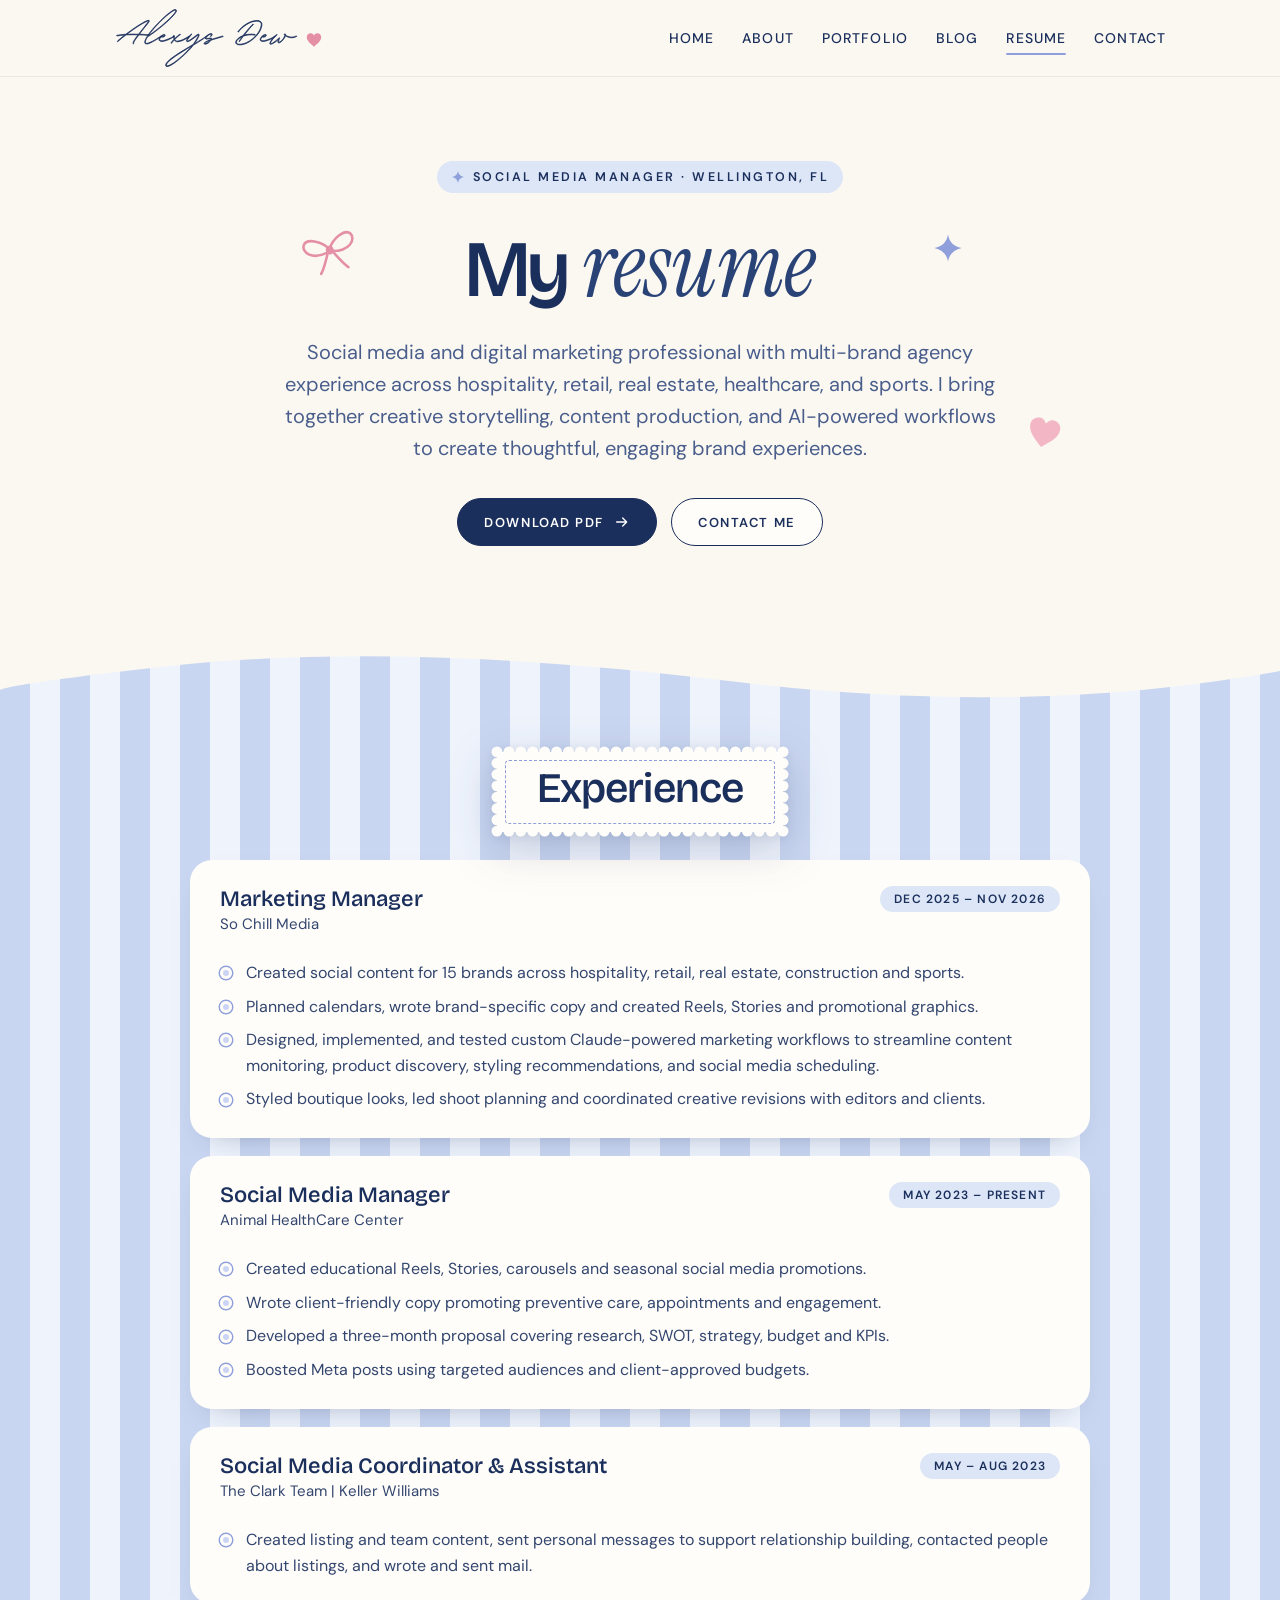
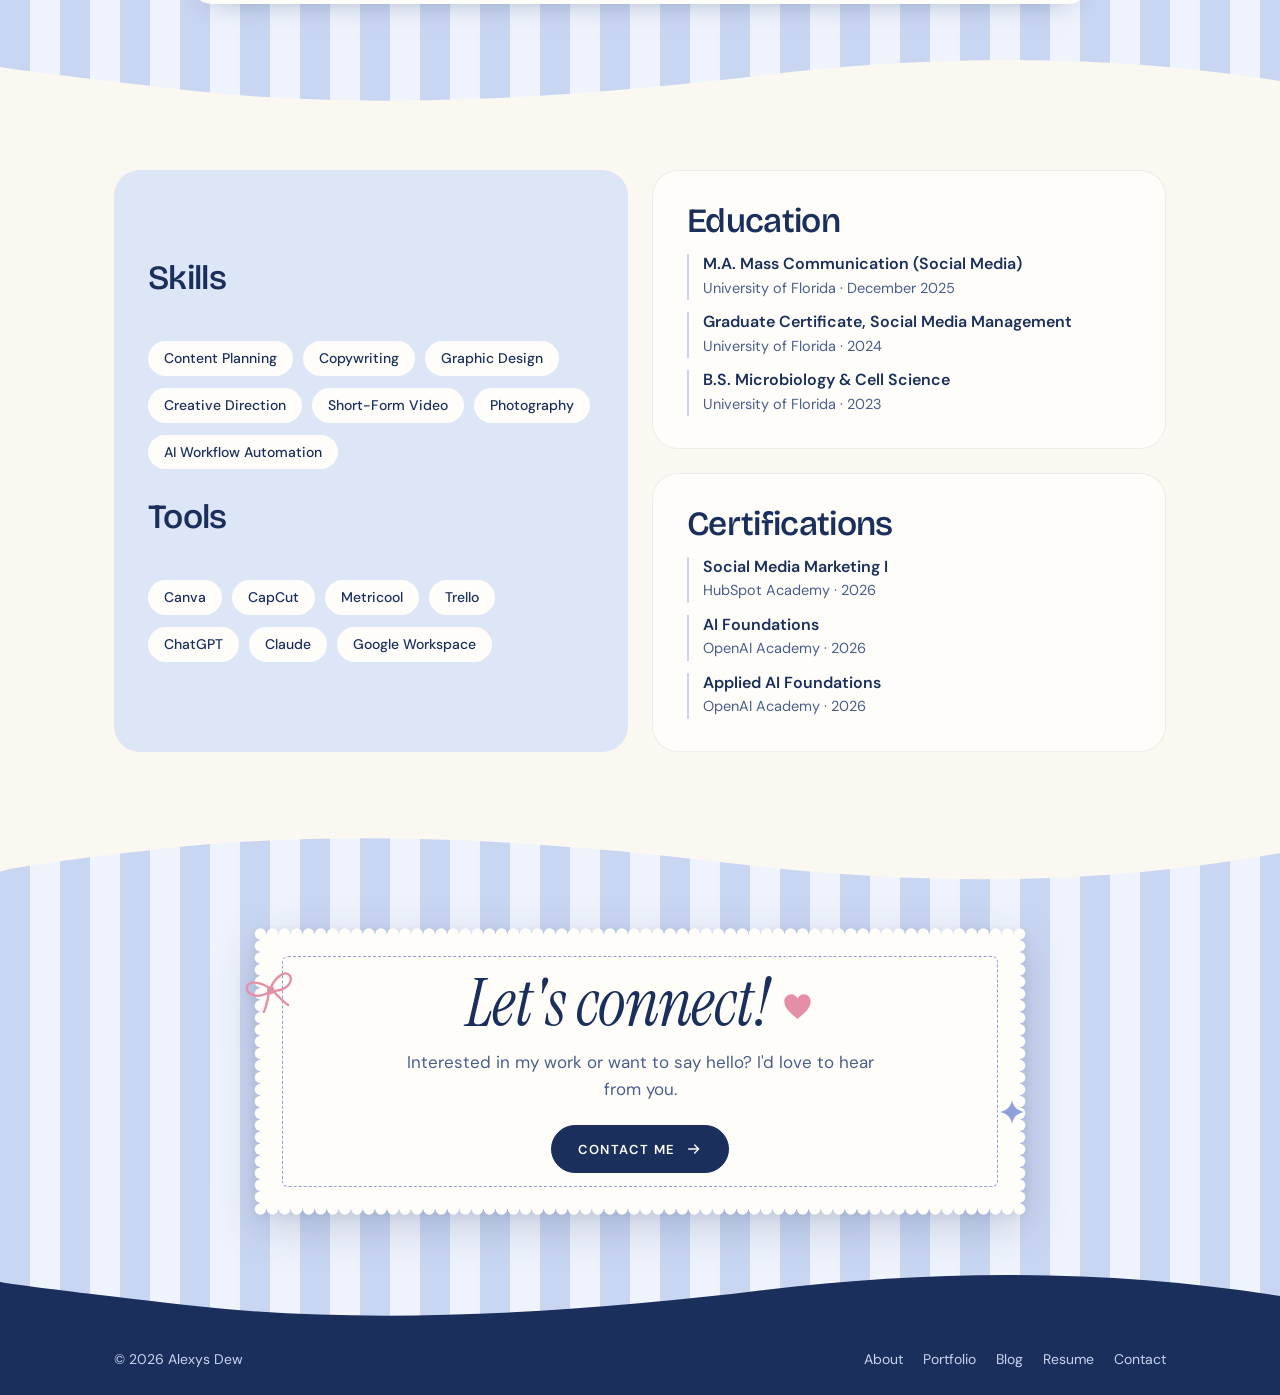
<file: resume.html>
<!DOCTYPE html>
<html lang="en">
<head>
<meta charset="utf-8">
<meta name="viewport" content="width=device-width, initial-scale=1">
<title>Resume · Alexys Dew</title>
<meta name="description" content="Resume of Alexys Dew, social media manager: experience, skills, education and certifications.">
<link rel="canonical" href="https://alexysdew.com/resume.html">
<link rel="icon" href="images/favicon.svg?v=2" type="image/svg+xml">
<link rel="icon" href="favicon.png?v=2" type="image/png" sizes="48x48">
<link rel="apple-touch-icon" href="images/apple-touch-icon.png?v=2">
<meta property="og:type" content="website">
<meta property="og:title" content="Resume · Alexys Dew">
<meta property="og:description" content="Resume of Alexys Dew, social media manager: experience, skills, education and certifications.">
<meta property="og:url" content="https://alexysdew.com/resume.html">
<meta property="og:image" content="https://alexysdew.com/images/og-image.jpg">
<meta name="twitter:card" content="summary_large_image">
<link rel="preconnect" href="https://fonts.googleapis.com">
<link rel="preconnect" href="https://fonts.gstatic.com" crossorigin>
<link href="https://fonts.googleapis.com/css2?family=Bricolage+Grotesque:opsz,wght@12..96,400..600&family=DM+Sans:opsz,wght@9..40,400..600&family=Instrument+Serif:ital@0;1&family=Mrs+Saint+Delafield&display=swap" rel="stylesheet">
<link rel="stylesheet" href="css/site.css?v=12">
</head>
<body>
<a class="skip" href="#main">Skip to content</a>

<svg width="0" height="0" style="position:absolute" aria-hidden="true">
  <symbol id="arrow" viewBox="0 0 24 24"><path d="M4 12h15M13 6l6 6-6 6" fill="none" stroke="currentColor" stroke-width="2" stroke-linecap="round" stroke-linejoin="round"/></symbol>
  <symbol id="heart" viewBox="0 0 40 40"><path d="M20 35C10 27 4 21 4 13.5 4 8.5 8 5 12.5 5c3.4 0 5.9 2 7.5 5 1.6-3 4.1-5 7.5-5C32 5 36 8.5 36 13.5 36 21 30 27 20 35z" fill="none" stroke="currentColor" stroke-width="2.2" stroke-linecap="round" stroke-linejoin="round"/></symbol>
  <symbol id="heart-f" viewBox="0 0 40 40"><path d="M20 35C10 27 4 21 4 13.5 4 8.5 8 5 12.5 5c3.4 0 5.9 2 7.5 5 1.6-3 4.1-5 7.5-5C32 5 36 8.5 36 13.5 36 21 30 27 20 35z" fill="currentColor"/></symbol>
  <symbol id="bow" viewBox="0 0 64 48"><path d="M32 22c-6-10-20-16-24-10s4 18 24 12M32 22c6-10 20-16 24-10s-4 18-24 12M30 24c-4 8-8 16-12 20M34 24c4 8 8 16 12 20" fill="none" stroke="currentColor" stroke-width="2.6" stroke-linecap="round" stroke-linejoin="round"/><ellipse cx="32" cy="23" rx="4" ry="4.5" fill="currentColor"/></symbol>
  <symbol id="spark" viewBox="0 0 40 40"><path d="M20 3c1.5 9 7 15 17 17-10 2-15.5 8-17 17-1.5-9-7-15-17-17 10-2 15.5-8 17-17z" fill="currentColor"/></symbol>
  <symbol id="flower" viewBox="0 0 40 40"><g fill="currentColor"><circle cx="20" cy="9" r="7"/><circle cx="31" cy="17" r="7"/><circle cx="27" cy="30" r="7"/><circle cx="13" cy="30" r="7"/><circle cx="9" cy="17" r="7"/></g><circle cx="20" cy="21" r="5" fill="#FFFDF9"/></symbol>
</svg>

<header>
  <div class="wrap bar">
    <a class="logo" href="index.html"><img src="images/name.svg" alt="Alexys Dew" width="180" height="60"><svg aria-hidden="true"><use href="#heart-f"/></svg><span class="sr-only">, home</span></a>
    <button class="menu-btn" aria-expanded="false" aria-controls="site-nav" aria-label="Open menu">
      <svg viewBox="0 0 24 24" width="24" height="24" aria-hidden="true"><path d="M3 7h18M3 12h18M3 17h18" stroke="currentColor" stroke-width="2" stroke-linecap="round"/></svg>
    </button>
    <nav id="site-nav" aria-label="Main">
      <ul>
        <li><a href="index.html">Home</a></li>
        <li><a href="about.html">About</a></li>
        <li><a href="portfolio.html">Portfolio</a></li>
        <li><a href="blog.html">Blog</a></li>
        <li><a href="resume.html" aria-current="page">Resume</a></li>
        <li><a href="contact.html">Contact</a></li>
      </ul>
    </nav>
  </div>
</header>

<main id="main">
  <section class="hero wrap" aria-labelledby="page-title">
    <div class="hero-c">
      <p class="eyebrow"><svg aria-hidden="true"><use href="#spark"/></svg>Social media manager · Wellington, FL</p>
      <h1 id="page-title">My <em class="i">resume</em></h1>
      <p class="lede" style="max-width:52ch">Social media and digital marketing professional with multi-brand agency experience across hospitality, retail, real estate, healthcare, and sports. I bring together creative storytelling, content production, and AI-powered workflows to create thoughtful, engaging brand experiences.</p>
      <div class="ctas">
        <!-- To update: replace files/Alexys-Dew-Resume.pdf with your new PDF (same file name) -->
        <a class="btn btn-solid" href="files/Alexys-Dew-Resume.pdf?v=3" download data-goatcounter-click="resume-pdf-download" data-goatcounter-title="Downloaded resume PDF">Download PDF <svg aria-hidden="true"><use href="#arrow"/></svg></a>
        <a class="btn btn-line" href="contact.html">Contact me</a>
      </div>
      <svg class="sticker" style="width:64px;left:12%;top:4%;color:var(--pink-deep);transform:rotate(-14deg)" aria-hidden="true"><use href="#bow"/></svg>
      <svg class="sticker" style="width:32px;right:14%;top:3%;color:var(--peri)" aria-hidden="true"><use href="#spark"/></svg>
      <svg class="sticker hide-sm" style="width:38px;right:3%;bottom:10%;color:var(--pink);transform:rotate(12deg)" aria-hidden="true"><use href="#heart-f"/></svg>
    </div>
  </section>

  <section class="hey" aria-labelledby="exp-title">
    <svg class="wave wave-top" viewBox="0 0 1440 70" preserveAspectRatio="none" aria-hidden="true"><path d="M0 0H1440V30C1240 62 1040 64 820 40S380 6 180 26 0 50 0 50Z" fill="#FBF8F2"/></svg>
    <div class="wrap" style="position:relative;z-index:2">
      <div class="center"><h2 id="exp-title" class="label-stamp scallop lift">Experience</h2></div>
      <ol class="jobs">
        <li class="job">
          <div class="job-head"><div><h3>Marketing Manager</h3><p class="where">So Chill Media</p></div><span class="pill">Dec 2025 – Nov 2026</span></div>
          <ul class="ticks one">
            <li>Created social content for 15 brands across hospitality, retail, real estate, construction and sports.</li>
            <li>Planned calendars, wrote brand-specific copy and created Reels, Stories and promotional graphics.</li>
            <li>Designed, implemented, and tested custom Claude-powered marketing workflows to streamline content monitoring, product discovery, styling recommendations, and social media scheduling.</li>
            <li>Styled boutique looks, led shoot planning and coordinated creative revisions with editors and clients.</li>
          </ul>
        </li>
        <li class="job">
          <div class="job-head"><div><h3>Social Media Manager</h3><p class="where">Animal HealthCare Center</p></div><span class="pill">May 2023 – Present</span></div>
          <ul class="ticks one">
            <li>Created educational Reels, Stories, carousels and seasonal social media promotions.</li>
            <li>Wrote client-friendly copy promoting preventive care, appointments and engagement.</li>
            <li>Developed a three-month proposal covering research, SWOT, strategy, budget and KPIs.</li>
            <li>Boosted Meta posts using targeted audiences and client-approved budgets.</li>
          </ul>
        </li>
        <li class="job">
          <div class="job-head"><div><h3>Social Media Coordinator &amp; Assistant</h3><p class="where">The Clark Team | Keller Williams</p></div><span class="pill">May – Aug 2023</span></div>
          <ul class="ticks one">
            <li>Created listing and team content, sent personal messages to support relationship building, contacted people about listings, and wrote and sent mail.</li>
          </ul>
        </li>
      </ol>
    </div>
    <svg class="wave wave-bot" viewBox="0 0 1440 70" preserveAspectRatio="none" aria-hidden="true"><path d="M0 70H1440V36C1260 10 1060 8 860 30S420 66 220 46 0 22 0 22Z" fill="#FBF8F2"/></svg>
  </section>

  <section class="wrap block last" aria-label="Skills, education and certifications">
    <div class="r-grid">
      <div class="g-panel skills-panel">
        <h2>Skills</h2>
        <ul class="tags"><li>Content Planning</li><li>Copywriting</li><li>Graphic Design</li><li>Creative Direction</li><li>Short-Form Video</li><li>Photography</li><li>AI Workflow Automation</li></ul>
        <h2>Tools</h2>
        <ul class="tags"><li>Canva</li><li>CapCut</li><li>Metricool</li><li>Trello</li><li>ChatGPT</li><li>Claude</li><li>Google Workspace</li></ul>
      </div>
      <div class="r-col">
        <div class="g-panel soft">
          <h2>Education</h2>
          <ul class="edu-list">
            <li><strong>M.A. Mass Communication (Social Media)</strong><span>University of Florida · December 2025</span></li>
            <li><strong>Graduate Certificate, Social Media Management</strong><span>University of Florida · 2024</span></li>
            <li><strong>B.S. Microbiology &amp; Cell Science</strong><span>University of Florida · 2023</span></li>
          </ul>
        </div>
        <div class="g-panel soft">
          <h2>Certifications</h2>
          <ul class="edu-list">
            <li><strong>Social Media Marketing I</strong><span>HubSpot Academy · 2026</span></li>
            <li><strong>AI Foundations</strong><span>OpenAI Academy · 2026</span></li>
            <li><strong>Applied AI Foundations</strong><span>OpenAI Academy · 2026</span></li>
          </ul>
        </div>
      </div>
    </div>
  </section>
</main>


<div class="connect-band">
  <svg class="wave wave-top" viewBox="0 0 1440 70" preserveAspectRatio="none" aria-hidden="true"><path d="M0 0H1440V30C1240 62 1040 64 820 40S380 6 180 26 0 50 0 50Z" fill="#FBF8F2"/></svg>
  <div class="wrap">
    <div class="lift" style="position:relative;z-index:2;max-width:760px;margin:0 auto">
      <div class="connect scallop">
        <div class="connect-in">
          <h2 class="connect-title">Let's connect! <svg viewBox="0 0 40 40" style="width:.5em;height:.5em;color:var(--pink-deep);vertical-align:.02em" aria-hidden="true"><use href="#heart-f"/></svg></h2>
          <p>Interested in my work or want to say hello? I'd love to hear from you.</p>
          <a class="btn btn-solid" href="contact.html">Contact me <svg aria-hidden="true"><use href="#arrow"/></svg></a>
        </div>
      </div>
      <svg class="sticker" style="width:58px;left:-18px;top:-18px;color:var(--pink-deep);transform:rotate(-16deg)" aria-hidden="true"><use href="#bow"/></svg>
      <svg class="sticker" style="width:28px;right:-6px;bottom:22px;color:var(--peri)" aria-hidden="true"><use href="#spark"/></svg>
    </div>
  </div>
  <svg class="wave wave-bot" viewBox="0 0 1440 70" preserveAspectRatio="none" aria-hidden="true"><path d="M0 70H1440V36C1260 10 1060 8 860 30S420 66 220 46 0 22 0 22Z" fill="#1B2F5C"/></svg>
</div>
<footer>
  <div class="wrap fine">
    <span>© 2026 Alexys Dew</span>
    <ul>
      <li><a href="about.html">About</a></li>
      <li><a href="portfolio.html">Portfolio</a></li>
      <li><a href="blog.html">Blog</a></li>
      <li><a href="resume.html">Resume</a></li>
      <li><a href="contact.html">Contact</a></li>
    </ul>
  </div>
</footer>

<script>
{
  const btn = document.querySelector('.menu-btn');
  const nav = document.getElementById('site-nav');
  btn.addEventListener('click', () => {
    const open = nav.classList.toggle('open');
    btn.setAttribute('aria-expanded', open);
    btn.setAttribute('aria-label', open ? 'Close menu' : 'Open menu');
  });
  document.addEventListener('keydown', e => {
    if (e.key === 'Escape' && nav.classList.contains('open')) { nav.classList.remove('open'); btn.setAttribute('aria-expanded', false); btn.focus(); }
  });
}
</script>
<script src="js/scallop.js?v=3" defer></script>
<script data-goatcounter="https://alexysdew.goatcounter.com/count" async src="/js/count.js"></script>
</body>
</html>
</file>
<file: css/site.css>
/*
VOICE   sweet, polished, scrapbook-editorial; a creator's portfolio for recruiters
IDEA    a cabana-striped scrapbook page: stamped photos, lace notes, little stickers
PICTURE arched beach photo on blue stripes, scalloped Polaroid portrait, hearts and bows
COLOUR  navy ink on cream, powder-blue stripes, periwinkle, soft pink for stickers only
TYPE    Bricolage Grotesque + Instrument Serif italic accents, DM Sans body, script for name
*/
:root{
  color-scheme:light;
  --navy:#1B2F5C;--navy-2:#2A4377;--peri:#8E9FDB;--peri-soft:#CBD4F3;
  --powder:#DCE6F7;--stripe:#C9D6F1;--cream:#FBF8F2;--paper:#FFFDF9;--pink:#F2B6C4;--pink-deep:#E58FA6;
  --ink:#1B2F5C;--muted:#4A5E8C;
  --head:'Bricolage Grotesque',system-ui,sans-serif;
  --body:'DM Sans',system-ui,sans-serif;
  --ital:'Instrument Serif',Georgia,serif;
  --script:'Mrs Saint Delafield',cursive;
  --max:1180px;--ease:cubic-bezier(.2,.7,.2,1);
  --stripes:repeating-linear-gradient(90deg,var(--stripe) 0 30px,#EEF3FC 30px 60px);
}
*{box-sizing:border-box;min-width:0}
html{scroll-behavior:smooth;scroll-padding-top:80px}
body{margin:0;background:var(--cream);color:var(--ink);font:17px/1.6 var(--body);overflow-x:clip;-webkit-font-smoothing:antialiased}
img{max-width:100%;display:block}
a{color:inherit}
:focus-visible{outline:3px solid var(--peri);outline-offset:3px;border-radius:4px}
.skip{position:absolute;left:-999px;top:8px;background:var(--navy);color:#fff;padding:10px 16px;z-index:50}
.skip:focus{left:8px}
.wrap{max-width:var(--max);margin:0 auto;padding-inline:max(5vw,20px)}
.script{font-family:var(--script);font-weight:400;line-height:1}
em.i{font-family:var(--ital);font-style:italic;font-weight:400;letter-spacing:0}

/* scalloped edge: a ring of small circles drawn just outside the card (no masks, works in every browser) */
.scallop{--r:6px;position:relative;isolation:isolate;background:var(--paper)}
.scallop::before{content:"";position:absolute;inset:calc(-1*var(--r));z-index:-1;
  background:radial-gradient(circle closest-side,var(--paper) 96%,#0000) 0 0/calc(2*var(--r)) calc(2*var(--r)) round}
.lift{filter:drop-shadow(0 14px 22px rgba(27,47,92,.18)) drop-shadow(0 2px 4px rgba(27,47,92,.08))}
.ph{display:grid;place-items:center;background:var(--powder);color:var(--muted);font:500 13px/1 var(--body);letter-spacing:.04em}
.sticker{position:absolute;pointer-events:none}

/* header */
header{position:sticky;top:0;z-index:20;background:rgba(251,248,242,.94);backdrop-filter:blur(8px);border-bottom:1px solid rgba(27,47,92,.08)}
.bar{display:flex;align-items:center;justify-content:space-between;height:76px}
.logo{display:flex;align-items:center;gap:2px;text-decoration:none}
.logo img{height:62px;width:auto}
.logo svg{width:18px;height:18px;margin:4px 0 0 4px;color:var(--pink-deep)}
.sr-only{position:absolute;width:1px;height:1px;overflow:hidden;clip:rect(0 0 0 0);white-space:nowrap}
nav ul{display:flex;gap:28px;list-style:none;margin:0;padding:0}
nav a{text-decoration:none;font:500 14px/1 var(--body);letter-spacing:.08em;text-transform:uppercase;padding:8px 0;position:relative}
nav a::after{content:"";position:absolute;left:0;right:0;bottom:0;height:2px;border-radius:2px;background:var(--peri);transform:scaleX(0);transform-origin:left;transition:transform .3s var(--ease)}
nav a:hover::after,nav a[aria-current=page]::after{transform:scaleX(1)}
.menu-btn{display:none;width:44px;height:44px;border:0;background:none;color:var(--navy);cursor:pointer;padding:10px}

/* buttons */
.btn{display:inline-flex;align-items:center;gap:10px;min-height:48px;padding:0 26px;border-radius:40px;font:600 13px/1 var(--body);letter-spacing:.12em;text-transform:uppercase;text-decoration:none;border:1.5px solid var(--navy);transition:background .25s,color .25s,transform .25s var(--ease)}
.btn-solid{background:var(--navy);color:#fff}
.btn-solid:hover{background:var(--navy-2);transform:translateY(-2px)}
.btn-line{color:var(--navy);background:var(--paper)}
.btn-line:hover{background:var(--navy);color:#fff;transform:translateY(-2px)}
.btn svg{width:16px;height:16px;transition:transform .25s var(--ease)}
.btn:hover svg{transform:translateX(3px)}

/* hero: centered, text-led */
.hero{padding-block:84px 96px}
.hero-c{position:relative;max-width:900px;margin:0 auto;text-align:center}
.eyebrow{display:inline-flex;align-items:center;gap:8px;font:600 12.5px/1 var(--body);letter-spacing:.2em;text-transform:uppercase;margin:0 0 26px;background:var(--powder);padding:9px 14px;border-radius:30px}
.eyebrow svg{width:14px;height:14px;color:var(--peri)}
h1{font:550 clamp(42px,6.4vw,80px)/1.04 var(--head);letter-spacing:-.03em;margin:0 0 24px;text-wrap:balance}
h1 em.i{font-size:1.12em;color:var(--navy-2)}
.lede{font-size:20px;color:var(--muted);max-width:34ch;margin:0 auto 34px}
.ctas{display:flex;flex-wrap:wrap;gap:14px;justify-content:center}

/* hey there */
.hey{position:relative;background:var(--stripes);padding-block:110px}
.wave{position:absolute;left:0;width:100%;height:70px;display:block;z-index:1}
.wave-top{top:-1px}.wave-bot{bottom:-1px}
.note{position:relative;z-index:2;max-width:900px;margin:0 auto;display:grid;grid-template-columns:minmax(0,220px) minmax(0,1fr);gap:40px;align-items:center}
.note-card{background:var(--paper);grid-column:1/-1;display:grid;grid-template-columns:minmax(0,280px) minmax(0,1fr);gap:40px;align-items:center}
.note-card::after,.connect::after{content:"";position:absolute;inset:22px;border:1.5px dashed var(--peri);border-radius:6px;pointer-events:none}
.hey-pol{width:200px;margin:56px 0 56px 64px;filter:drop-shadow(0 12px 18px rgba(27,47,92,.2))}
.hey-pol .frame{padding:10px 10px 4px;transform:rotate(-4deg)}
.hey-pol img{aspect-ratio:4/5;object-fit:cover;width:100%;height:auto}
.hey-pol .cap{display:block;text-align:center;font-family:var(--ital);font-style:italic;font-size:17px;line-height:1.2;color:var(--navy);padding:8px 0 6px}
.hey-photo .ph{width:100%;height:100%}
h2{font:550 clamp(30px,3.6vw,42px)/1.08 var(--head);letter-spacing:-.02em;margin:0 0 14px}
h2 em.i{font-size:1.12em}
.hey p{margin:0 0 12px;color:#33466F;max-width:58ch}
.welcome{font-family:var(--ital);font-style:italic;font-size:22px;color:var(--navy)!important;margin-bottom:0!important}
.hey-text{padding:40px 48px 40px 0}

/* explore */
.explore{padding-block:64px 56px}
.explore-head{text-align:center;margin-bottom:46px;position:relative}
.explore-word{display:block;margin:0 auto 2px;height:clamp(100px,12vw,140px);width:auto}
.explore-head h2{margin:0}
.cards{display:grid;grid-template-columns:repeat(3,minmax(0,1fr));gap:30px}
.card{position:relative;display:flex;flex-direction:column;text-decoration:none;background:var(--paper);border-radius:22px;padding:14px 14px 26px;border:1px solid rgba(27,47,92,.08);box-shadow:0 12px 28px -22px rgba(27,47,92,.5);transition:transform .35s var(--ease),box-shadow .35s}
.card:hover{transform:translateY(-6px) rotate(-.4deg);box-shadow:0 22px 36px -24px rgba(27,47,92,.55)}
.card .img{position:relative;aspect-ratio:4/3;border-radius:14px;overflow:hidden}
.card .img .ph{position:absolute;inset:0}
.card .img img{position:absolute;inset:0;width:100%;height:100%;object-fit:cover;transition:transform .6s var(--ease)}
.card:hover .img img{transform:scale(1.04)}
.card h3{font:550 24px/1.1 var(--head);letter-spacing:-.01em;text-align:center;margin:18px 0 6px}
.card h3 em.i{font-size:1.1em}
.card p{text-align:center;margin:0 14px 16px;color:#33466F;font-size:16px}
.more{align-self:center;display:inline-flex;align-items:center;gap:8px;font:600 13px/1 var(--body);letter-spacing:.12em;text-transform:uppercase;padding:10px 16px;border-radius:30px;background:var(--powder);transition:background .25s,color .25s}
.card:hover .more{background:var(--navy);color:#fff}
.more svg{width:14px;height:14px}

/* glimpse: slim strip */
.glimpse{padding-block:0 70px}
.g-box{background:var(--powder);border-radius:999px;padding:14px 18px 14px 30px;display:flex;align-items:center;gap:18px;position:relative;max-width:1100px;margin:0 auto}
.g-box h2{font-size:20px;margin:0;white-space:nowrap}
.g-list{flex:1;display:flex;flex-wrap:nowrap;justify-content:flex-end;gap:8px;list-style:none;margin:0;padding:0}
.g-list li{background:var(--paper);border-radius:40px;padding:8px 14px;display:flex;align-items:center;gap:8px}
.g-list svg{width:18px;height:18px;color:var(--navy);flex:none}
.g-list strong{font:600 13.5px/1.2 var(--body);white-space:nowrap}

/* footer */
.connect-band{position:relative;background:var(--stripes);padding-block:110px 120px}
.connect{background:var(--paper);max-width:760px;margin:0 auto;text-align:center;position:relative}
.connect-in{padding:34px 28px 36px}
.connect-title{font:italic 400 clamp(46px,5.6vw,66px)/1.05 var(--ital)!important;letter-spacing:-.01em!important;margin:0 0 12px!important}
.connect h2{font-size:clamp(26px,3vw,34px);margin:0 0 10px}
.connect p{margin:0 auto 22px;color:var(--muted);max-width:40ch}
footer{background:var(--navy);color:#C9D3EE;margin-top:-1px}
.fine{display:flex;flex-wrap:wrap;justify-content:space-between;gap:12px;padding-block:20px 24px;font-size:14px}
.fine ul{display:flex;flex-wrap:wrap;gap:20px;list-style:none;margin:0;padding:0}
.fine a{text-decoration:none}.fine a:hover{color:#fff;text-decoration:underline}

@media (max-width:980px){
  nav ul{gap:18px}
  .g-box{flex-direction:column;border-radius:26px;padding:20px}
  .g-list{justify-content:center;flex-wrap:wrap}
}
@media (max-width:860px){
  .menu-btn{display:block}
  nav{position:absolute;top:76px;left:0;right:0;background:var(--cream);border-bottom:1px solid rgba(27,47,92,.1);display:none}
  nav.open{display:block}
  nav ul{flex-direction:column;gap:0;padding:8px max(5vw,20px) 16px}
  nav a{display:block;padding:14px 0;font-size:15px}
  nav a::after{display:none}
  nav a[aria-current=page]{color:var(--peri)}
  .note-card{grid-template-columns:minmax(0,1fr);gap:8px;text-align:center}
  .hey-pol{margin:52px auto 4px;width:180px}
  .hey-text{padding:10px 26px 30px}
  .hey p{margin-inline:auto}
  .cards{grid-template-columns:minmax(0,1fr);max-width:460px;margin:0 auto}
}
@media (max-width:600px){
  body{font-size:16px}
  .logo img{height:52px}
  .hero{padding-block:52px 70px}
  .lede{font-size:17px}
  .btn{flex:1 1 100%;justify-content:center}
  .g-list li{padding:7px 12px}
  .sticker.hide-sm{display:none}
  .eyebrow{font-size:11px;letter-spacing:.14em}
}
@media (prefers-reduced-motion:reduce){*,*::before,*::after{transition:none!important;scroll-behavior:auto!important}}

/* ===== inner pages ===== */
.page-hero{padding-block:64px 80px}
.ph-grid{display:grid;grid-template-columns:minmax(0,1.1fr) minmax(0,.9fr);gap:48px;align-items:center}
.ph-grid .lede{margin-left:0}
.ph-grid .ctas{justify-content:flex-start}
.ph-photo{position:relative;display:flex;justify-content:center;padding:20px}
.pol-lg{width:min(340px,80%);margin:0;filter:drop-shadow(0 16px 22px rgba(27,47,92,.22))}
.pol-lg .frame{padding:12px 12px 4px;transform:rotate(3deg)}
.pol-lg img{aspect-ratio:4/5;object-fit:cover;width:100%;height:auto}
.pol-lg .cap,.cap{display:block;text-align:center;font-family:var(--ital);font-style:italic;font-size:18px;line-height:1.2;color:var(--navy);padding:10px 0 6px}
.story{padding:48px 56px;text-align:center}
.story::after{content:"";position:absolute;inset:20px;border:1.5px dashed var(--peri);border-radius:6px;pointer-events:none}
.story p{color:#33466F;max-width:62ch;margin:0 auto 12px}
.block{padding-block:56px 8px}
.center{text-align:center}
h2.center{margin-bottom:28px}
.sub{color:var(--muted);max-width:56ch;margin:-12px auto 28px}
.exp-card{background:var(--paper);border:1px solid rgba(27,47,92,.08);border-radius:24px;padding:32px 36px;max-width:900px;margin:0 auto;box-shadow:0 12px 28px -22px rgba(27,47,92,.5)}
.exp-head{display:flex;flex-wrap:wrap;justify-content:space-between;align-items:flex-start;gap:12px;margin-bottom:12px}
.exp-card h3{font:550 24px/1.15 var(--head);margin:0}
.where{margin:4px 0 0;color:var(--muted);font-size:15px}
.pill{background:var(--powder);border-radius:30px;padding:7px 14px;font:600 12px/1 var(--body);letter-spacing:.1em;text-transform:uppercase;white-space:nowrap}
.exp-card>p{color:#33466F;margin:0 0 16px}
.ticks{list-style:none;margin:0;padding:0;display:grid;grid-template-columns:repeat(2,minmax(0,1fr));gap:10px 24px}
.ticks li{position:relative;padding-left:26px;color:#33466F;font-size:16px}
.ticks li::before{content:"";position:absolute;left:0;top:.45em;width:12px;height:12px;border-radius:50%;background:var(--peri-soft);box-shadow:inset 0 0 0 3px var(--paper),0 0 0 1.5px var(--peri)}
.edu{list-style:none;margin:0 auto;padding:0;max-width:760px;display:grid;gap:14px}
.edu li{display:grid;grid-template-columns:90px minmax(0,1fr);gap:18px;align-items:center;background:var(--paper);border-radius:18px;padding:18px 22px;border:1px solid rgba(27,47,92,.08)}
.yr{font-family:var(--ital);font-style:italic;font-size:30px;color:var(--navy-2);text-align:center;background:var(--powder);border-radius:14px;padding:6px 0}
.edu h3{font:550 19px/1.25 var(--head);margin:0}
.edu p{margin:2px 0 0;color:var(--muted);font-size:15px}
.split{display:grid;grid-template-columns:minmax(0,1fr) minmax(0,1fr);gap:24px}
.g-panel{background:var(--powder);border-radius:26px;padding:32px 34px}
.g-panel.soft{background:var(--paper);border:1px solid rgba(27,47,92,.08)}
.g-panel h2{font-size:clamp(26px,2.8vw,34px)}
.g-panel p{color:#33466F;margin:0 0 12px}
.g-panel .small{font-size:15px;color:var(--muted);margin:0}
.tags{list-style:none;margin:0;padding:0;display:flex;flex-wrap:wrap;gap:8px}
.tags li{background:var(--paper);border-radius:30px;padding:8px 14px;font:500 14px/1.2 var(--body)}
.snaps{list-style:none;margin:0;padding:0 0 4px;display:grid;grid-template-columns:repeat(4,minmax(0,1fr));gap:22px}
.snaps li{background:var(--paper);padding:10px 10px 30px;box-shadow:0 12px 22px -14px rgba(27,47,92,.45);transition:transform .35s var(--ease)}
.snaps li:nth-child(odd){transform:rotate(-2.5deg)}.snaps li:nth-child(even){transform:rotate(2deg)}
.snaps li:hover{transform:rotate(0) translateY(-4px)}
.snaps img{aspect-ratio:1;object-fit:cover;width:100%;height:auto}
.caption-line{font-family:var(--ital);font-style:italic;color:var(--muted);margin:18px 0 70px}
@media (max-width:860px){
  .ph-grid{grid-template-columns:minmax(0,1fr);gap:20px}
  .split{grid-template-columns:minmax(0,1fr)}
  .snaps{grid-template-columns:repeat(2,minmax(0,1fr))}
  .story{padding:40px 30px}
}
@media (max-width:600px){
  .ticks{grid-template-columns:minmax(0,1fr)}
  .exp-card,.g-panel{padding:26px 22px}
  .edu li{grid-template-columns:minmax(0,1fr);gap:10px;text-align:center}
  .yr{justify-self:center;padding:4px 16px}
  .snaps{gap:16px}
}
.snaps .ph{aspect-ratio:1;width:100%}
/* about: personal-first layout */
.life{position:relative;padding-top:64px}
.life h2{font-size:clamp(36px,4.6vw,52px)}
.life .sub{font-size:18px;max-width:60ch;margin:-8px auto 36px}
.snaps.big{grid-template-columns:repeat(3,minmax(0,1fr));gap:30px;max-width:1000px;margin:0 auto}
.snaps.big li{padding:12px 12px 6px}
.snaps .cap{font-size:17px;padding:10px 0 6px}
.mini-card{max-width:760px;margin:0 auto;background:var(--paper);border:1px solid rgba(27,47,92,.08);border-radius:24px;padding:28px 34px;text-align:center;box-shadow:0 12px 28px -24px rgba(27,47,92,.5)}
.mini-card h2{font-size:clamp(24px,2.6vw,30px);margin-bottom:12px}
.mini-card p{color:#33466F;margin:0 auto 10px;max-width:60ch;font-size:16px}
.mini-card p:last-child{margin-bottom:0}
.edu-strip{max-width:880px;margin:16px auto 0;background:var(--powder);border-radius:999px;padding:10px 12px 10px 24px;display:flex;align-items:center;gap:14px;flex-wrap:wrap}
.edu-strip .lbl{font-family:var(--ital);font-style:italic;font-size:22px;color:var(--navy)}
.edu-strip ul{list-style:none;margin:0;padding:0;display:flex;flex-wrap:nowrap;gap:6px;flex:1}
.edu-strip li{white-space:nowrap}
.edu-strip li{background:var(--paper);border-radius:30px;padding:6px 12px;font:500 13.5px/1.2 var(--body)}
.edu-strip a{display:inline-flex;align-items:center;gap:6px;font:600 12.5px/1 var(--body);letter-spacing:.08em;text-transform:uppercase;text-decoration:none;padding:9px 4px;border-bottom:1.5px solid var(--peri)}
.edu-strip a svg{width:13px;height:13px}
.block.last{padding-bottom:72px}
@media (max-width:860px){.snaps.big{grid-template-columns:repeat(2,minmax(0,1fr));gap:20px}}
@media (max-width:600px){
  .edu-strip{border-radius:22px;flex-direction:column;align-items:center;text-align:center;padding:16px}
  .edu-strip ul{justify-content:center;flex-wrap:wrap}
  .mini-card{padding:24px 20px}
  .snaps.big{gap:16px}
}
.doodle{display:inline-block;width:15px;height:15px;vertical-align:-1px;margin-left:3px}
.doodle.bow{width:22px;height:17px;vertical-align:-3px}
/* contact */
.contact-card h2{margin-bottom:18px}
.email{display:inline-block;font:550 clamp(22px,3.2vw,34px)/1.2 var(--head);letter-spacing:-.01em;color:var(--navy);text-decoration:none;border-bottom:2px solid var(--peri-soft);margin-bottom:24px;overflow-wrap:anywhere;transition:border-color .25s}
.email:hover{border-color:var(--navy)}
.contact-card .ctas{justify-content:center}
.copied{min-height:1.4em;margin:12px auto 0!important;text-align:center;font-size:14px;color:var(--peri)!important}
.note-line{font-size:15px;color:var(--muted)!important;margin:6px auto 0!important;text-align:center}
.links{list-style:none;margin:0 auto;padding:0;max-width:960px;display:grid;grid-template-columns:repeat(4,minmax(0,1fr));gap:18px}
.links a{display:flex;flex-direction:column;align-items:center;text-align:center;gap:6px;height:100%;padding:26px 16px;background:var(--paper);border:1px solid rgba(27,47,92,.08);border-radius:22px;text-decoration:none;box-shadow:0 12px 26px -22px rgba(27,47,92,.5);transition:transform .3s var(--ease),box-shadow .3s}
.links a:hover{transform:translateY(-5px) rotate(-.5deg);box-shadow:0 20px 32px -22px rgba(27,47,92,.55)}
.links svg{width:34px;height:34px;color:var(--navy);margin-bottom:4px}
.links strong{font:550 19px/1.2 var(--head)}
.links span{font-size:14px;color:var(--muted)}
.pre-foot{position:relative;height:60px}
.footer-wave{position:absolute;left:0;bottom:-1px;width:100%;height:70px;display:block}
@media (max-width:860px){.links{grid-template-columns:repeat(2,minmax(0,1fr))}}
@media (max-width:420px){.links{grid-template-columns:minmax(0,1fr)}}
.links.three{grid-template-columns:repeat(3,minmax(0,1fr));max-width:760px}
@media (max-width:860px){.links.three{grid-template-columns:repeat(3,minmax(0,1fr))}}
@media (max-width:600px){.links.three{grid-template-columns:minmax(0,1fr)}}
/* resume */
.jobs{list-style:none;margin:0 auto;padding:0;max-width:900px;display:grid;gap:18px}
.job{background:var(--paper);border-radius:22px;padding:26px 30px;box-shadow:0 14px 28px -22px rgba(27,47,92,.5)}
.job-head{display:flex;flex-wrap:wrap;justify-content:space-between;align-items:flex-start;gap:10px 16px;margin-bottom:12px}
.job h3{font:550 22px/1.2 var(--head);margin:0}
.ticks.one{grid-template-columns:minmax(0,1fr);gap:8px}
.r-grid{display:grid;grid-template-columns:minmax(0,1fr) minmax(0,1fr);gap:24px;align-items:start}
.r-col{display:grid;gap:24px}
.edu-list{list-style:none;margin:0;padding:0;display:grid;gap:12px}
.edu-list li{display:flex;flex-direction:column;gap:2px;padding-left:14px;border-left:2px solid var(--peri-soft)}
.edu-list strong{font:600 16px/1.3 var(--body)}
.edu-list span{font-size:14.5px;color:var(--muted)}
.refs{margin:16px 0 0!important;font-family:var(--ital);font-style:italic;font-size:17px;color:var(--navy)!important}
@media (max-width:860px){.r-grid{grid-template-columns:minmax(0,1fr)}}
@media (max-width:600px){.job{padding:22px 20px}.job-head .pill{white-space:normal}}
.r-grid{align-items:stretch}
.skills-panel{display:flex;flex-direction:column;gap:30px;justify-content:center}
.skills-panel h2{margin:0 0 14px}
.skills-panel .tags{gap:12px 10px}
.skills-panel .tags li{padding:9px 16px}
@media (max-width:600px){.skills-panel{gap:24px}.skills-panel .tags{gap:10px 8px}}
/* blog */
.cover{position:relative;overflow:hidden;background:var(--stripes)}
.cover.c1{background:repeating-linear-gradient(90deg,#F6D6DE 0 26px,#FCEEF2 26px 52px)}
.cover.c2{background:repeating-linear-gradient(90deg,#DCE6F7 0 22px,#F3F6FC 22px 44px)}
.cover img{position:absolute;inset:0;width:100%;height:100%;object-fit:cover}
.cover-fb{position:absolute;inset:0;display:grid;place-items:center}
.cover-fb svg{width:64px;height:64px;padding:18px;box-sizing:content-box;border-radius:50%;background:var(--paper);color:var(--pink-deep);box-shadow:0 10px 20px -12px rgba(27,47,92,.5)}
.cover.c1 .cover-fb svg{color:var(--peri)}
.feature{display:grid;grid-template-columns:minmax(0,1.1fr) minmax(0,1fr);background:var(--paper);border-radius:28px;overflow:hidden;max-width:1000px;margin:0 auto;text-decoration:none;box-shadow:0 18px 36px -26px rgba(27,47,92,.55);transition:transform .35s var(--ease)}
.feature:hover{transform:translateY(-4px)}
.feature .cover{min-height:320px}
.feature-body{padding:36px 38px;display:flex;flex-direction:column;align-items:flex-start;gap:10px}
.feature-body h3{font:550 clamp(24px,2.6vw,32px)/1.15 var(--head);letter-spacing:-.015em;margin:4px 0 0}
.feature-body p{color:#33466F;margin:0 0 8px}
time{font-size:13.5px;color:var(--muted);letter-spacing:.02em}
.posts{list-style:none;margin:0;padding:0;display:grid;grid-template-columns:repeat(3,minmax(0,1fr));gap:26px}
.post{display:flex;flex-direction:column;height:100%;background:var(--paper);border:1px solid rgba(27,47,92,.08);border-radius:22px;overflow:hidden;text-decoration:none;box-shadow:0 12px 26px -22px rgba(27,47,92,.5);transition:transform .3s var(--ease),box-shadow .3s}
.post:hover{transform:translateY(-5px) rotate(-.4deg);box-shadow:0 20px 32px -22px rgba(27,47,92,.55)}
.post .cover{aspect-ratio:16/9}
.post .cover-fb svg{width:40px;height:40px;padding:12px}
.post:hover .cover img{transform:scale(1.04)}
.post .cover img{transition:transform .6s var(--ease)}
.post-body{padding:18px 22px 22px;display:flex;flex-direction:column;gap:6px;flex:1}
.post h3{font:550 19px/1.25 var(--head);margin:0}
.post p{font-size:15px;color:#33466F;margin:0 0 6px;display:-webkit-box;-webkit-line-clamp:3;-webkit-box-orient:vertical;overflow:hidden}
.post .more{align-self:flex-start;margin-top:auto}
.post:hover .more{background:var(--navy);color:#fff}
.filters{display:flex;flex-wrap:wrap;justify-content:center;gap:8px;margin:-8px 0 28px}
.chip{font:600 13px/1 var(--body);padding:10px 16px;border-radius:30px;border:1.5px solid var(--peri-soft);background:var(--paper);color:var(--navy);cursor:pointer;min-height:40px}
.chip[aria-pressed=true]{background:var(--navy);border-color:var(--navy);color:#fff}
@media (max-width:860px){.feature{grid-template-columns:minmax(0,1fr)}.feature .cover{min-height:0;aspect-ratio:16/9}.posts{grid-template-columns:repeat(2,minmax(0,1fr))}}
@media (max-width:600px){.posts{grid-template-columns:minmax(0,1fr)}.feature-body{padding:26px 22px}}
/* portfolio */
.ph-box{display:grid;place-items:center;align-content:center;gap:8px;width:100%;height:100%;min-height:100%;background:repeating-linear-gradient(135deg,#E3EAF8 0 14px,#EEF3FC 14px 28px);color:var(--muted);font:500 13px/1.2 var(--body);text-align:center;border-radius:inherit}
.ph-box svg{width:26px;height:26px;color:var(--pink)}
.ph-box.big svg{width:40px;height:40px}
.pfeat{display:grid;grid-template-columns:minmax(0,1.15fr) minmax(0,1fr);gap:0;background:var(--paper);border-radius:28px;overflow:hidden;max-width:1060px;margin:0 auto;box-shadow:0 18px 36px -26px rgba(27,47,92,.55)}
.pfeat-media{display:grid;grid-template-columns:minmax(0,2fr) minmax(0,1fr);gap:8px;padding:14px}
.pf-main{border-radius:18px;overflow:hidden;min-height:340px}
.pf-main img{width:100%;height:100%;object-fit:cover}
.pf-side{display:grid;gap:8px}
.pf-side .ph-box{border-radius:14px}
.pfeat-body{padding:34px 36px;display:flex;flex-direction:column;align-items:flex-start;gap:10px}
.pfeat-body h3{font:550 clamp(26px,2.8vw,34px)/1.1 var(--head);margin:4px 0 0;letter-spacing:-.015em}
.pfeat-body p{margin:0;color:#33466F}
.sub2{color:var(--muted)!important;font-size:14.5px}
.tags-s{display:flex;flex-wrap:wrap;gap:6px;margin:4px 0 8px}
.tag-s{background:var(--powder);border-radius:20px;padding:5px 10px;font:600 11.5px/1.2 var(--body);letter-spacing:.02em}
.pgrid{list-style:none;margin:0;padding:0;display:grid;grid-template-columns:repeat(3,minmax(0,1fr));gap:24px}
.pcard{all:unset;box-sizing:border-box;cursor:pointer;display:flex;flex-direction:column;width:100%;height:100%;background:var(--paper);border:1px solid rgba(27,47,92,.08);border-radius:22px;overflow:hidden;box-shadow:0 12px 26px -22px rgba(27,47,92,.5);transition:transform .3s var(--ease),box-shadow .3s}
.pcard:hover{transform:translateY(-5px) rotate(-.4deg);box-shadow:0 20px 32px -22px rgba(27,47,92,.55)}
.pcard:focus-visible{outline:3px solid var(--peri);outline-offset:3px}
.pthumb{display:block;aspect-ratio:4/3;margin:10px 10px 0;border-radius:14px;overflow:hidden}
.pthumb img{width:100%;height:100%;object-fit:cover}
.pcard-body{display:flex;flex-direction:column;gap:4px;padding:14px 20px 22px}
.pcard strong{font:550 19px/1.25 var(--head);color:var(--navy)}
.attrib{text-align:center;font-family:var(--ital);font-style:italic;font-size:16px;color:var(--muted);margin:30px 0 0}
.block .attrib{margin-bottom:60px}
.empty{grid-column:1/-1;text-align:center;color:var(--muted)}
.pd{border:0;border-radius:26px;padding:0;width:min(860px,94vw);max-height:90vh;background:var(--cream);color:var(--ink);box-shadow:0 30px 60px -20px rgba(27,47,92,.5)}
.pd::backdrop{background:rgba(27,47,92,.45);backdrop-filter:blur(3px)}
#pd-body{padding:36px 40px 34px}
#pd-body h2{margin:0 0 6px}
.pd-role{color:#33466F;margin:10px 0 6px}
.pd-plat{font-size:14.5px;color:var(--muted);margin:0 0 18px}
.pd-gal{display:grid;grid-template-columns:repeat(3,minmax(0,1fr));gap:10px;margin-bottom:22px}
.pd-gal .ph-box,.pd-gal img{aspect-ratio:4/5;border-radius:12px;object-fit:cover;width:100%}
.pd-x{position:sticky;top:12px;float:right;margin:12px 12px 0 0;width:44px;height:44px;border-radius:50%;border:0;background:var(--paper);color:var(--navy);cursor:pointer;display:grid;place-items:center;box-shadow:0 4px 12px -6px rgba(27,47,92,.4)}
@media (max-width:860px){.pfeat{grid-template-columns:minmax(0,1fr)}.pf-main{min-height:260px}.pgrid{grid-template-columns:repeat(2,minmax(0,1fr))}}
@media (max-width:600px){.pgrid{grid-template-columns:minmax(0,1fr)}.pfeat-body{padding:24px 22px}#pd-body{padding:20px 20px 26px}.pd-gal{grid-template-columns:repeat(2,minmax(0,1fr))}.pfeat-media{grid-template-columns:minmax(0,1fr)}.pf-side{grid-template-columns:1fr 1fr}.pf-side .ph-box{aspect-ratio:4/3}}
.credit{font-size:12.5px;color:var(--muted);margin:14px 0 0;opacity:1}
.credit.sm{display:block;font-size:11.5px;margin-top:6px}
.pd-note{font-family:var(--ital);font-style:italic;font-size:16px;color:var(--navy);margin:0 0 6px}
/* post mockups */
.pd-mocks{display:grid;grid-template-columns:repeat(auto-fill,minmax(230px,1fr));gap:18px;align-items:start;margin-bottom:22px}
.mk{margin:0}
.mk-post,.mk-card{background:var(--paper);border:1px solid rgba(27,47,92,.08);border-radius:18px;padding:10px}
.mk-head{display:flex;align-items:center;gap:8px;padding:2px 4px 9px}
.mk-av{width:28px;height:28px;border-radius:50%;background:var(--navy);color:#fff;font:600 11px/1 var(--body);display:grid;place-items:center}
.mk-nm{font:600 13px/1 var(--body)}
.mk-img{width:100%;aspect-ratio:4/5;object-fit:cover;border-radius:12px}
.mk-cap{font-size:13.5px;line-height:1.5;margin:10px 4px 2px;color:var(--ink)}
.mk-cap b{font-weight:600}
.mk .credit.sm{margin:6px 4px 2px}
.mk-phone{width:min(220px,100%);margin:0 auto;background:var(--navy);border-radius:30px;padding:8px}
.mk-screen{position:relative;aspect-ratio:9/16;border-radius:23px;overflow:hidden;background:#0d1a36}
.mk-screen img,.mk-screen video{position:absolute;inset:0;width:100%;height:100%;object-fit:cover}
.mk-soon{position:absolute;left:50%;bottom:16px;transform:translateX(-50%);display:flex;align-items:center;gap:6px;background:rgba(255,253,249,.92);color:var(--navy);font:600 12px/1 var(--body);padding:8px 12px;border-radius:30px;white-space:nowrap}
.mk-soon svg{width:14px;height:14px}
.mk-reel .mk-card{margin-top:10px}
.mk-reel .mk-cap{margin-top:2px}
.mk-car{position:relative}
.mk-track{display:flex;overflow-x:auto;scroll-snap-type:x mandatory;border-radius:12px;scrollbar-width:none}
.mk-track::-webkit-scrollbar{display:none}
.mk-track img{flex:0 0 100%;min-width:0;aspect-ratio:4/5;object-fit:cover;scroll-snap-align:start}
.mk-arr{position:absolute;top:50%;transform:translateY(-50%);width:34px;height:34px;border-radius:50%;border:0;background:rgba(255,253,249,.92);color:var(--navy);font-size:22px;line-height:1;cursor:pointer}
.mk-arr.prev{left:8px}.mk-arr.next{right:8px}
.mk-dots{display:flex;justify-content:center;gap:5px;padding:8px 0 0}
.mk-dots span{width:6px;height:6px;border-radius:50%;background:var(--peri-soft)}
.mk-dots span.on{background:var(--navy)}
/* iPhone-style frame */
.mk-phone{position:relative;width:min(230px,100%);padding:9px;border-radius:44px;background:linear-gradient(145deg,#2b2f38,#0e1014 45%,#2a2d35);box-shadow:inset 0 0 0 1.5px #4a4f5a,inset 0 0 0 3px #15171c,0 18px 30px -16px rgba(27,47,92,.55)}
.mk-phone::before{content:"";position:absolute;top:19px;left:50%;transform:translateX(-50%);width:30%;height:20px;border-radius:12px;background:#000;z-index:3;pointer-events:none}
.mk-phone::after{content:"";position:absolute;right:-3px;top:28%;width:3px;height:16%;border-radius:0 3px 3px 0;background:#2a2d35;box-shadow:-236px -30px 0 0 #2a2d35}
.mk-screen{border-radius:36px;background:#000}
.mk-screen video::-webkit-media-controls-panel{border-radius:0 0 36px 36px}
/* aligned rows: reels together, carousels/posts together */
.pd-mocks{display:flex;flex-direction:column;align-items:stretch;gap:26px}
.mk-row{display:grid;grid-template-columns:repeat(auto-fill,minmax(220px,1fr));gap:18px;align-items:stretch}
.mk{display:flex;flex-direction:column}
.mk-reel .mk-card{flex:1}
.mk-post{height:100%}
.mk-post .credit.sm{margin-top:auto;padding-top:6px}
.mk-row{grid-template-columns:repeat(auto-fit,minmax(220px,260px));justify-content:center}
@media (max-width:520px){.mk-row{grid-template-columns:minmax(0,1fr)}}
.pf-side img{width:100%;height:100%;object-fit:cover;border-radius:14px;min-height:0}
.pf-side{grid-template-rows:1fr 1fr}
.pf-main img{display:block}
@media (max-width:600px){.pf-side{grid-template-rows:none;height:auto}.pf-side img{aspect-ratio:9/10;height:auto}.pfeat-media{align-content:start}}

.mk-track img{aspect-ratio:4/5}
.mk-doc{max-width:420px;margin:0 auto;width:100%}
.mk-doc .mk-cap{text-align:center;color:var(--muted);font-size:13.5px}
.mk-row:has(.mk-doc){grid-template-columns:minmax(0,420px)}
.mk-post .mk-img{aspect-ratio:auto;height:auto}
.mk-cap.clamp{display:-webkit-box;-webkit-line-clamp:5;-webkit-box-orient:vertical;overflow:hidden}
.mk-cap.clamp.open{display:block;-webkit-line-clamp:unset}
.mk-more{all:unset;cursor:pointer;margin:2px 4px 0;font:600 12.5px/1.4 var(--body);color:var(--muted);text-decoration:underline;align-self:flex-start}
.mk-more:focus-visible{outline:2px solid var(--peri);border-radius:3px}
/* uniform media frames so posts line up */
.mk-post .mk-img{aspect-ratio:4/5;height:auto;object-fit:contain;background:#EEF2FA}
/* AI workflow diagram */
.mk-row:has(.mk-flow){grid-template-columns:minmax(0,1fr)}
.mk-flow{background:var(--paper);border:1px solid rgba(27,47,92,.08);border-radius:22px;padding:22px 22px 14px}
.flow{list-style:none;margin:0;padding:0;display:grid;grid-template-columns:repeat(4,minmax(0,1fr));gap:14px;counter-reset:s}
.flow li{position:relative;display:flex;flex-direction:column;align-items:center;text-align:center;gap:6px;padding:16px 12px;border-radius:18px;background:var(--cream)}
.flow li:not(:last-child)::after{content:"";position:absolute;right:-13px;top:44px;width:12px;height:12px;border-top:2.5px solid var(--peri);border-right:2.5px solid var(--peri);transform:rotate(45deg);z-index:1}
.fl-ic{width:54px;height:54px;border-radius:50%;display:grid;place-items:center;background:var(--powder);color:var(--navy)}
.fl-ic svg{width:26px;height:26px}
.ic-spark{background:var(--navy);color:#fff}.ic-eye{background:#F6D6DE}
.fl-n{font:600 11px/1 var(--body);letter-spacing:.12em;text-transform:uppercase;color:var(--peri)}
.flow strong{font:550 16px/1.2 var(--head);color:var(--navy)}
.fl-t{font-size:13.5px;line-height:1.45;color:#33466F}
.fl-notes{display:grid;grid-template-columns:repeat(2,minmax(0,1fr));gap:12px;margin-top:14px}
.fl-notes div{display:flex;flex-direction:column;gap:4px;padding:14px 16px;border-radius:16px;background:var(--powder)}
.fl-notes div:last-child{background:#FBE8EE}
.fl-notes strong{font:550 15px/1.2 var(--head);color:var(--navy)}
.fl-notes span{font-size:13.5px;color:#33466F;line-height:1.45}
.mk-flow .credit.sm{margin:12px 2px 0}
@media (max-width:700px){.flow{grid-template-columns:minmax(0,1fr) minmax(0,1fr)}.flow li:nth-child(2)::after{display:none}}
@media (max-width:460px){.flow,.fl-notes{grid-template-columns:minmax(0,1fr)}.flow li::after{display:none}}
.pillars{list-style:none;margin:0;padding:0;display:grid;grid-template-columns:repeat(auto-fit,minmax(200px,1fr));gap:14px}
.pillars li{display:flex;flex-direction:column;align-items:center;text-align:center;gap:8px;padding:20px 16px;border-radius:18px;background:var(--cream)}
.pillars strong{font:550 17px/1.2 var(--head);color:var(--navy)}
.ic-bulb{background:var(--navy);color:#fff}.ic-build{background:var(--powder)}.ic-heart{background:#F6D6DE;color:var(--pink-deep)}
.pl-goal{margin:14px 0 0;padding:14px 18px;border-radius:16px;background:var(--powder);text-align:center;font-family:var(--ital);font-style:italic;font-size:18px;color:var(--navy)}
@media (max-width:700px){.pillars{grid-template-columns:minmax(0,1fr)}}

/* review round: highlights, credit line, sections, photography */
.pd-hl{gap:6px;margin:4px 0 14px}
.pd-hl li{font-size:13px;padding:6px 12px;background:var(--cream)}
.pd-credit{font-size:12px;margin:-8px 0 18px}
.pd-sec{border-top:1px dashed #C9D2EE;padding-top:22px;margin-top:6px}
.pd-sec+.pd-sec{margin-top:28px}
.pd-sec h3{font:600 22px/1.2 var(--head);color:var(--navy);margin:2px 0 4px}
.pd-sec-label{font:600 11.5px/1 var(--body);letter-spacing:.12em;text-transform:uppercase;color:var(--pink-deep);margin:0}
.mk-photo{margin:0;background:#fff;border-radius:16px;padding:8px;box-shadow:0 6px 18px rgba(27,47,92,.10)}
.mk-photo img{display:block;width:100%;aspect-ratio:4/5;object-fit:cover;border-radius:10px}
.mk-photo figcaption{font-size:13.5px;color:#33466F;padding:8px 4px 2px}
.pillars:has(li:nth-child(4)){grid-template-columns:repeat(2,minmax(0,1fr))}
@media (max-width:700px){.pillars:has(li:nth-child(4)){grid-template-columns:minmax(0,1fr)}}
.pd-hl li{background:#fff;border:1px solid #D6DDF3;color:var(--navy)}

/* phone polish */
@media (max-width:600px){
  #hero-title{font-size:clamp(28px,9.4vw,42px)}
  #hero-title .ln{white-space:nowrap}
  .hero .sticker{display:none}
}

/* stamp label for headings that sit on stripes */
.label-stamp{display:inline-block;padding:14px 40px 20px;margin-bottom:28px}
.label-stamp::after{content:"";position:absolute;inset:8px;border:1.5px dashed var(--peri);border-radius:4px;pointer-events:none}

/* glimpse strip: stack before the pills get squeezed */
@media (max-width:1180px){
  .g-box{flex-direction:column;border-radius:26px;padding:20px}
  .g-list{justify-content:center;flex-wrap:wrap}
}
/* exact scallop ring drawn by js/scallop.js (falls back to the repeating pattern above) */
.scallop.scallop-js::before{background:var(--scallop-img) 0 0/100% 100% no-repeat}

/* wide (slide-deck) documents in the page viewer */
.mk-doc.mk-doc-wide{max-width:760px}
.mk-row:has(.mk-doc-wide){grid-template-columns:minmax(0,760px)}
.mk-doc-wide .mk-track img{aspect-ratio:16/9;object-fit:contain;background:#fff}
.pd-sec-link{margin-top:14px}

/* keep header stickers off the words at in-between widths */
@media (max-width:680px){.hero .sticker{display:none}}
.mk-tag{color:#3b5998}
</file>
